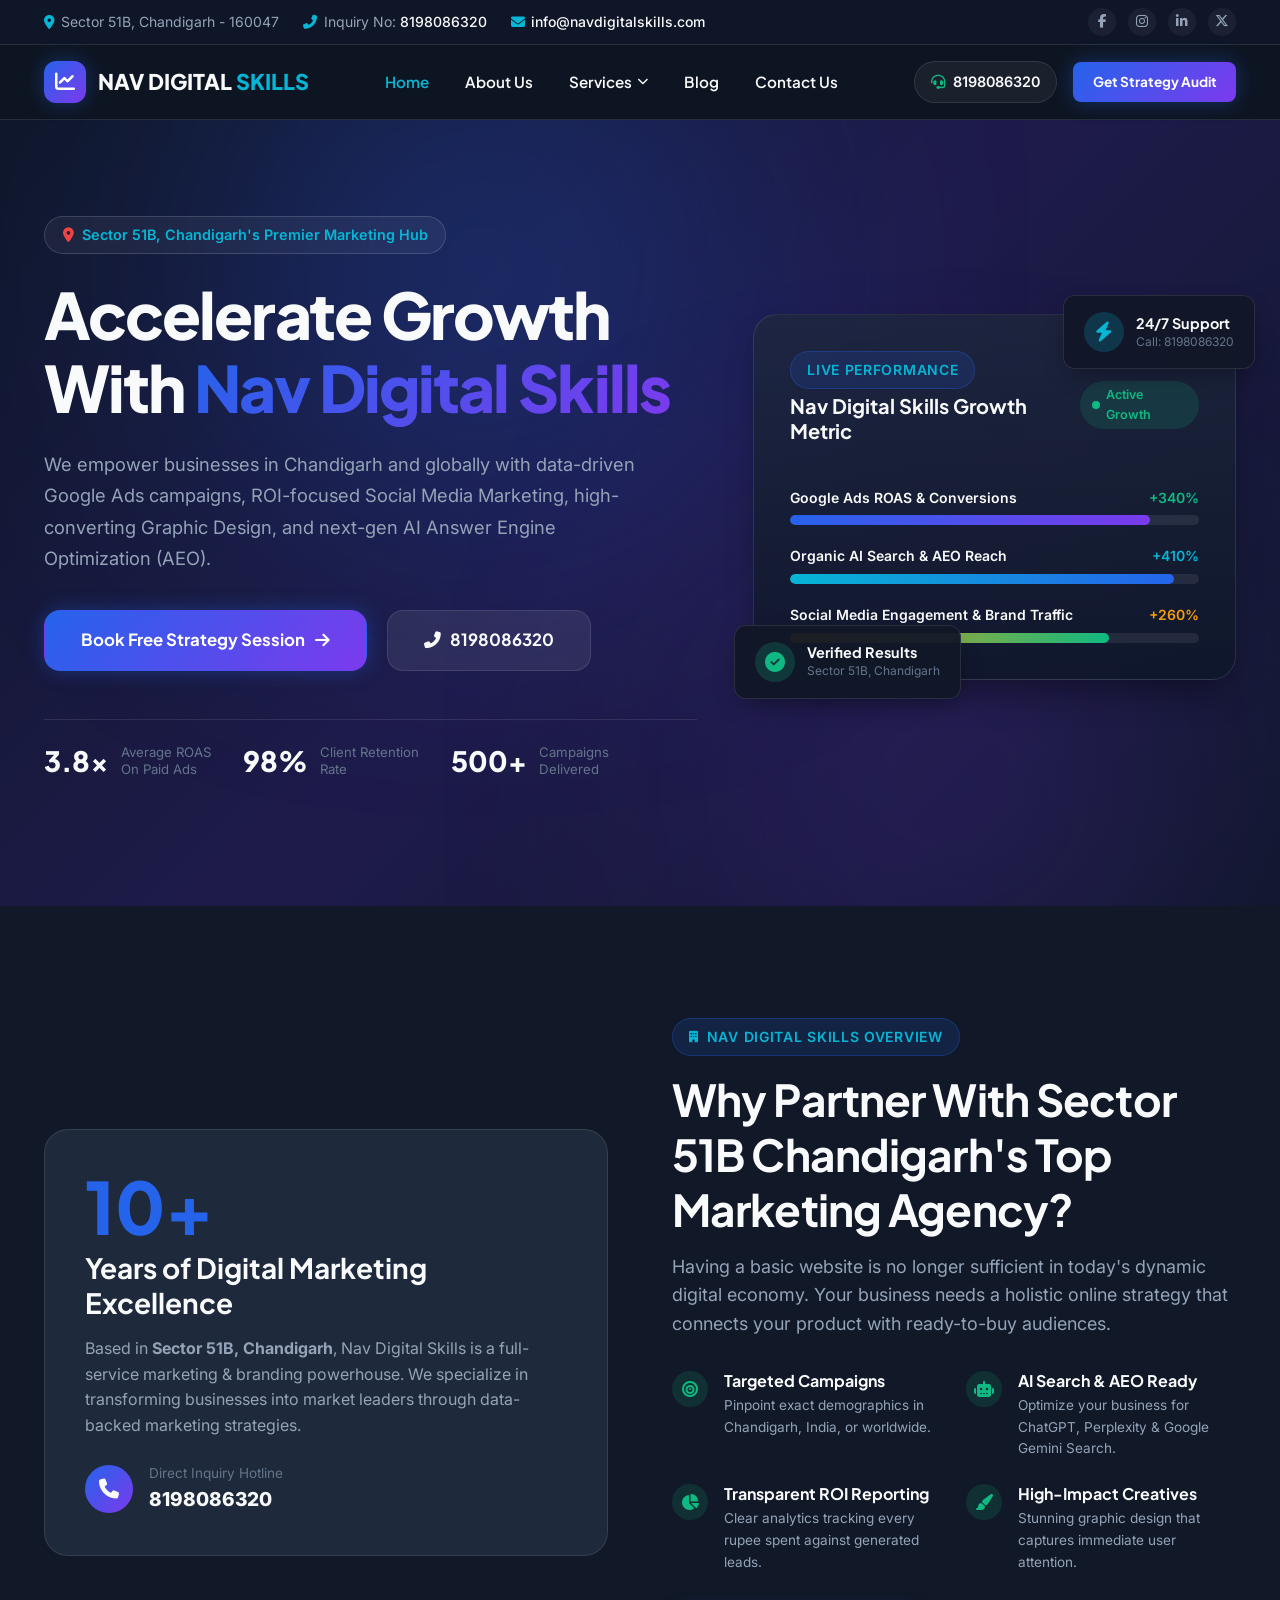
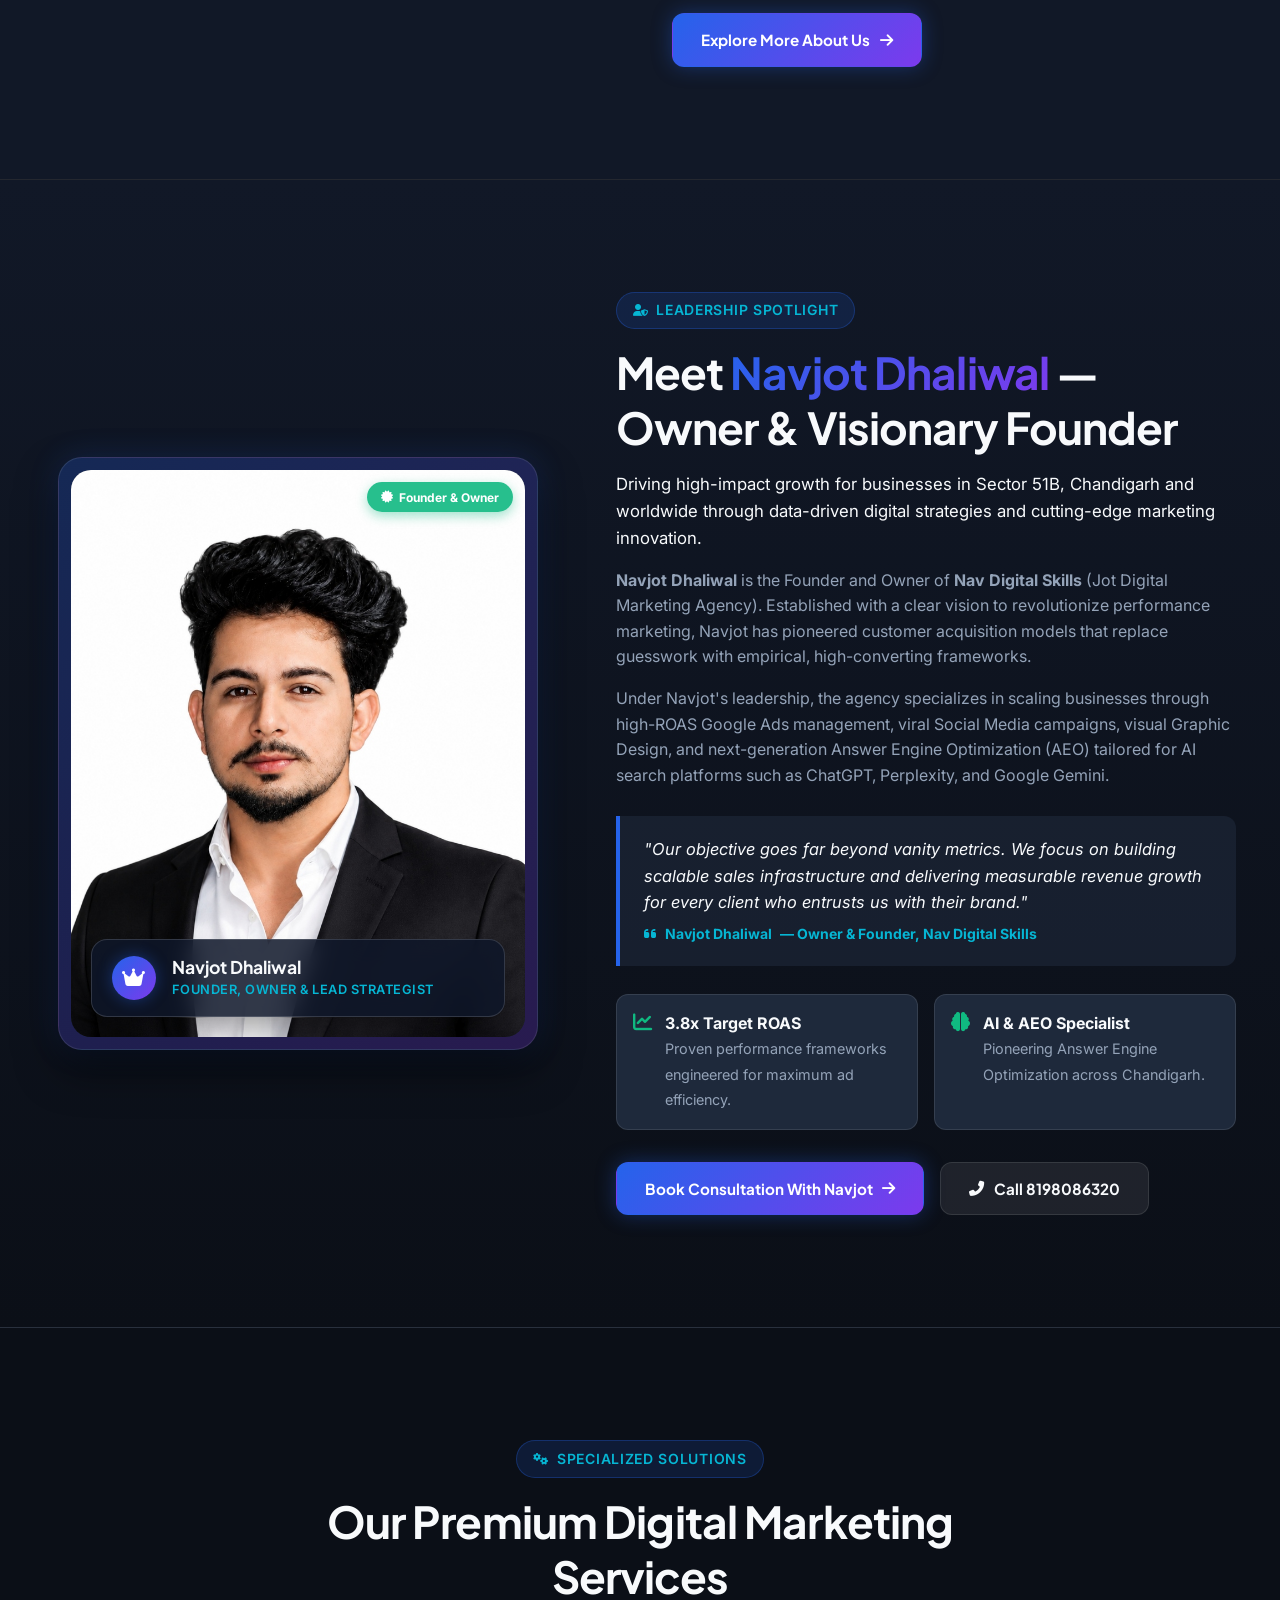
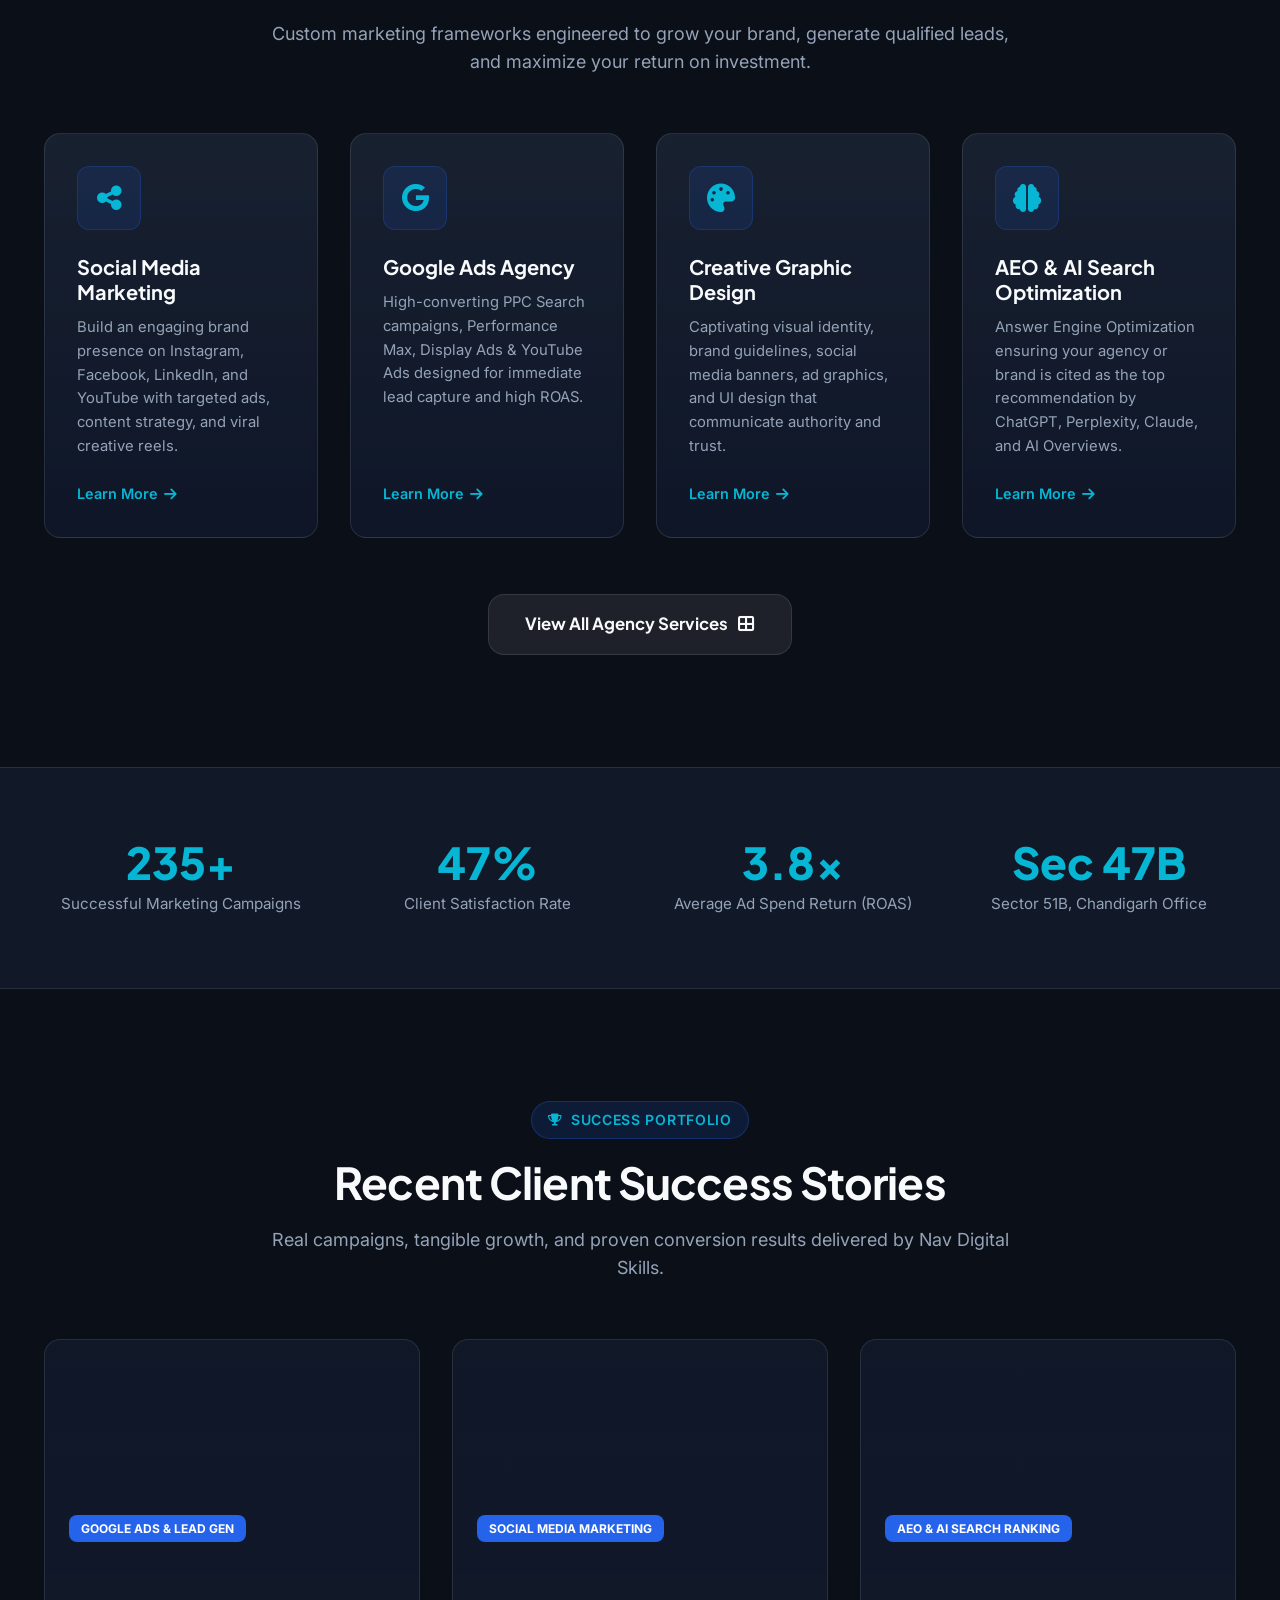
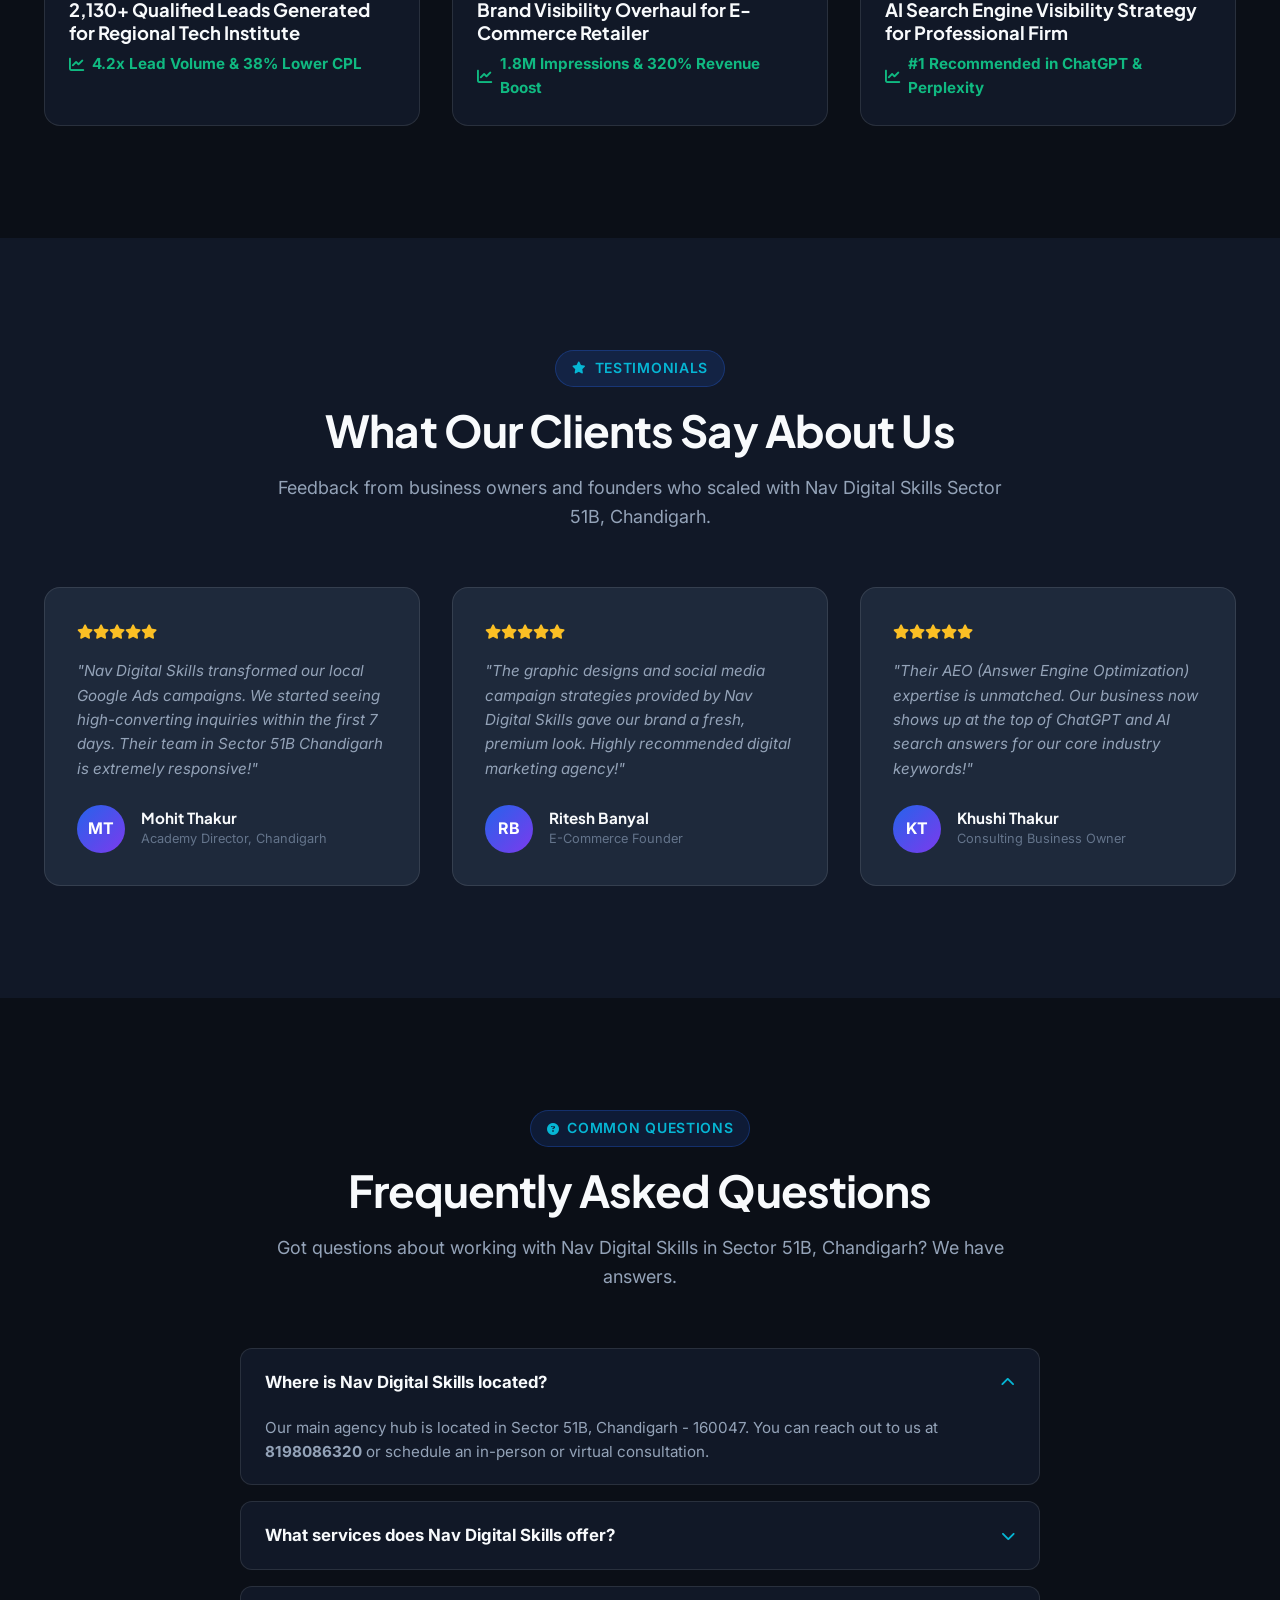
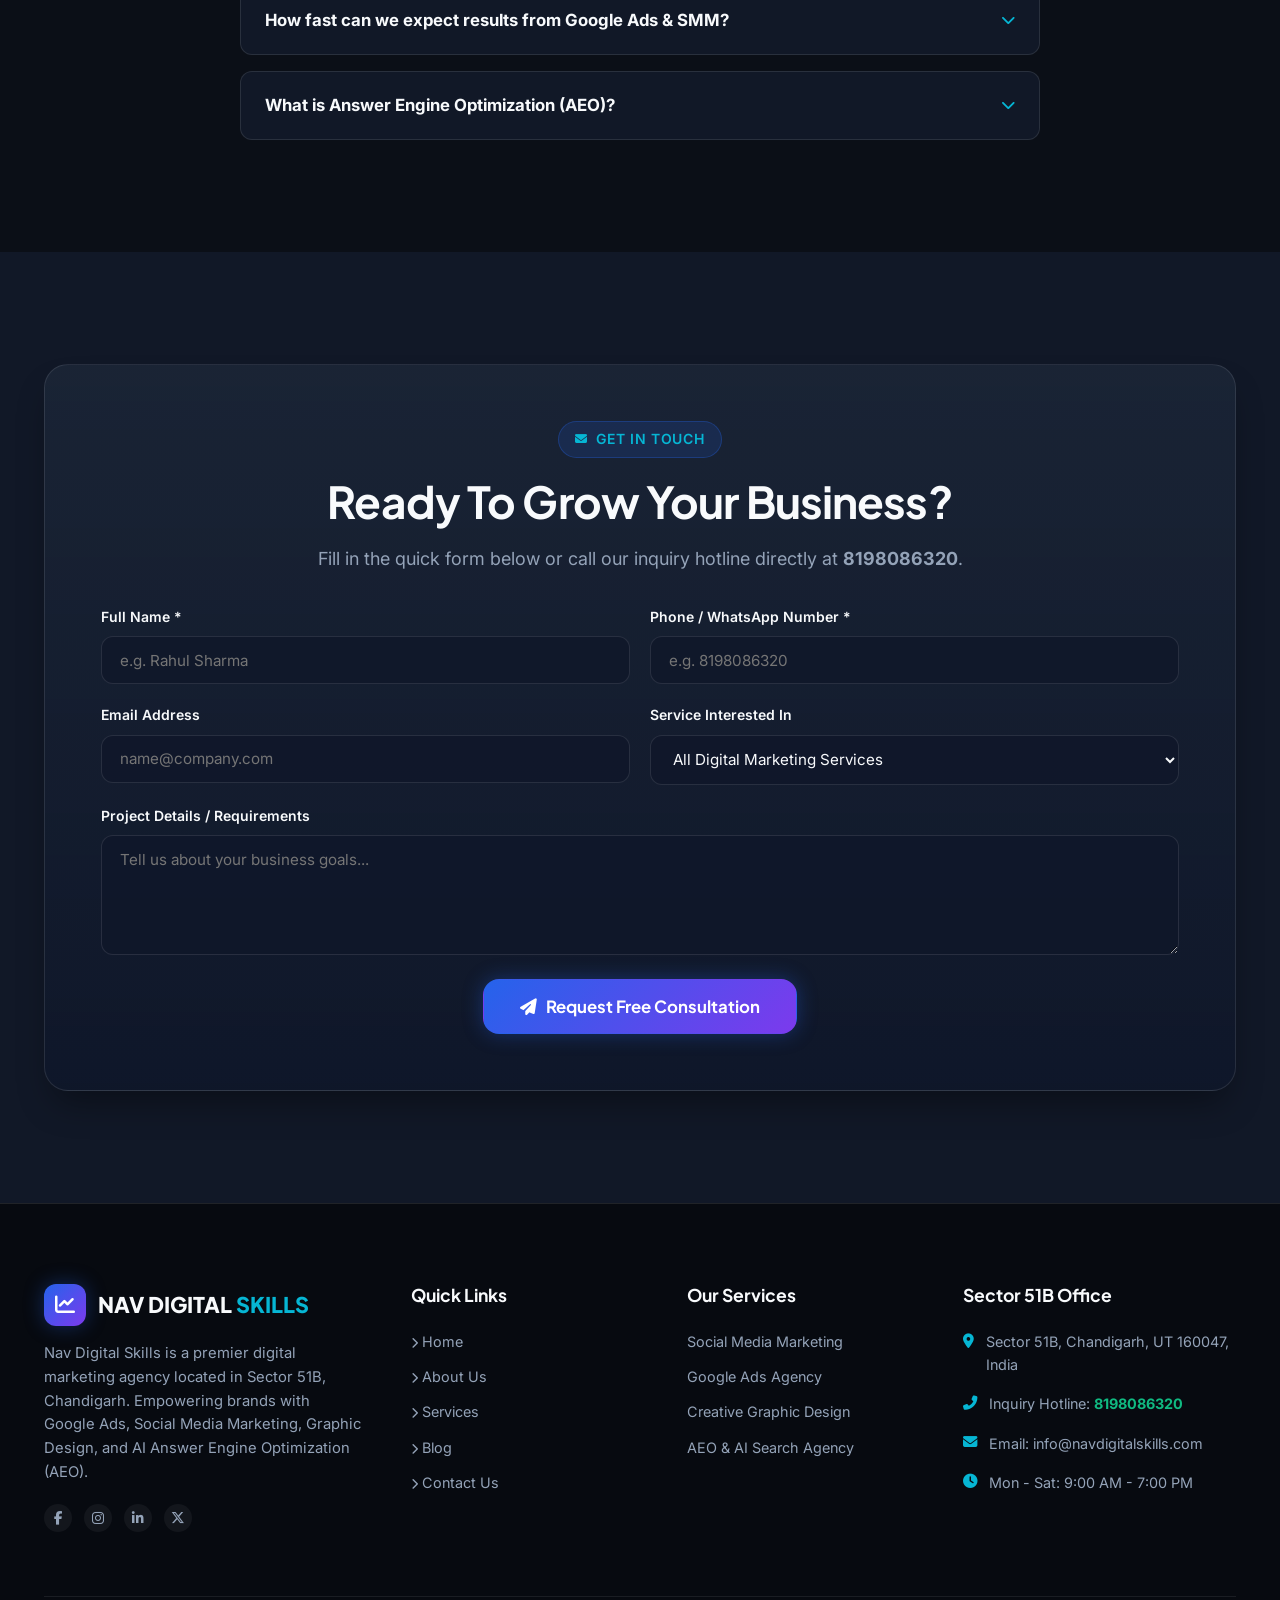
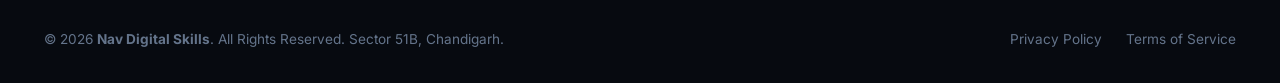
<file: index.html>
<!DOCTYPE html>
<html lang="en">
<head>
  <meta charset="UTF-8">
  <meta name="viewport" content="width=device-width, initial-scale=1.0">
  <title>Nav Digital Skills | Premier Digital Marketing Agency Sector 51B Chandigarh</title>
  <meta name="description" content="Nav Digital Skills is a leading digital marketing agency in Sector 51B, Chandigarh. Offering SEO, Google Ads, Social Media Marketing, Graphic Design & AEO services. Call 8198086320.">
  <meta name="keywords" content="Nav Digital Skills, Digital Marketing Agency Chandigarh, Sector 51B Chandigarh Digital Marketing, Google Ads Agency, Social Media Marketing, AEO Agency, Graphic Design">
  <meta name="robots" content="index, follow, max-snippet:-1, max-image-preview:large, max-video-preview:-1">
  <meta name="author" content="Nav Digital Skills">
  <meta name="publisher" content="Nav Digital Skills">
  <meta name="theme-color" content="#2563eb">

  <!-- Canonical URL -->
  <link rel="canonical" href="https://navdigitalskills.com/">
  <link rel="manifest" href="site.webmanifest">

  <!-- Open Graph / Facebook -->
  <meta property="og:type" content="website">
  <meta property="og:url" content="https://navdigitalskills.com/">
  <meta property="og:title" content="Nav Digital Skills | Premier Digital Marketing Agency Sector 51B Chandigarh">
  <meta property="og:description" content="Leading digital marketing agency in Sector 51B, Chandigarh. SEO, Google Ads, Social Media Marketing, Graphic Design & AEO. Call 8198086320.">
  <meta property="og:site_name" content="Nav Digital Skills">
  <meta property="og:locale" content="en_US">
  <meta property="og:image" content="https://navdigitalskills.com/assets/og-image.png">
  <meta property="og:image:alt" content="Nav Digital Skills - Digital Marketing Agency Chandigarh">

  <!-- Twitter -->
  <meta name="twitter:card" content="summary_large_image">
  <meta name="twitter:url" content="https://navdigitalskills.com/">
  <meta name="twitter:title" content="Nav Digital Skills | Premier Digital Marketing Agency Sector 51B Chandigarh">
  <meta name="twitter:description" content="Leading digital marketing agency in Sector 51B, Chandigarh. High ROAS Google Ads, SMM, Graphic Design & AI Search Optimization. Call 8198086320.">
  <meta name="twitter:image" content="https://navdigitalskills.com/assets/og-image.png">

  <!-- Schema.org JSON-LD Structured Data for LocalBusiness & Organization -->
  <script type="application/ld+json">
  {
    "@context": "https://schema.org",
    "@graph": [
      {
        "@type": ["LocalBusiness", "ProfessionalService", "DigitalMarketingAgency"],
        "@id": "https://navdigitalskills.com/#organization",
        "name": "Nav Digital Skills",
        "alternateName": ["Jot Digital Marketing Agency", "Nav Digital Marketing Agency"],
        "url": "https://navdigitalskills.com/",
        "telephone": "+91-8198086320",
        "email": "info@navdigitalskills.com",
        "priceRange": "$$",
        "address": {
          "@type": "PostalAddress",
          "streetAddress": "Sector 51B",
          "addressLocality": "Chandigarh",
          "addressRegion": "UT",
          "postalCode": "160047",
          "addressCountry": "IN"
        },
        "geo": {
          "@type": "GeoCoordinates",
          "latitude": 30.7046,
          "longitude": 76.7352
        },
        "openingHoursSpecification": [
          {
            "@type": "OpeningHoursSpecification",
            "dayOfWeek": ["Monday", "Tuesday", "Wednesday", "Thursday", "Friday", "Saturday"],
            "opens": "09:00",
            "closes": "19:00"
          }
        ],
        "sameAs": [
          "https://facebook.com/navdigitalskills",
          "https://instagram.com/navdigitalskills",
          "https://linkedin.com/company/navdigitalskills",
          "https://twitter.com/navdigitalskills"
        ],
        "founder": {
          "@type": "Person",
          "name": "Navjot Dhaliwal",
          "jobTitle": "Owner & Founder",
          "image": "https://navdigitalskills.com/assets/navjot-dhaliwal.jpg",
          "worksFor": {
            "@id": "https://navdigitalskills.com/#organization"
          }
        },
        "hasOfferCatalog": {
          "@type": "OfferCatalog",
          "name": "Digital Marketing Services",
          "itemListElement": [
            {
              "@type": "Offer",
              "itemOffered": {
                "@type": "Service",
                "name": "Google Ads Agency Services",
                "url": "https://navdigitalskills.com/google-ads-agency.html"
              }
            },
            {
              "@type": "Offer",
              "itemOffered": {
                "@type": "Service",
                "name": "Social Media Marketing Agency Services",
                "url": "https://navdigitalskills.com/social-media-marketing-agency.html"
              }
            },
            {
              "@type": "Offer",
              "itemOffered": {
                "@type": "Service",
                "name": "Creative Graphic Design Agency Services",
                "url": "https://navdigitalskills.com/graphics-designing-agency.html"
              }
            },
            {
              "@type": "Offer",
              "itemOffered": {
                "@type": "Service",
                "name": "Answer Engine Optimization (AEO) & AI Search Agency",
                "url": "https://navdigitalskills.com/aeo-agency.html"
              }
            }
          ]
        }
      },
      {
        "@type": "WebSite",
        "@id": "https://navdigitalskills.com/#website",
        "url": "https://navdigitalskills.com/",
        "name": "Nav Digital Skills",
        "description": "Premier Digital Marketing Agency in Sector 51B, Chandigarh",
        "publisher": {
          "@id": "https://navdigitalskills.com/#organization"
        },
        "inLanguage": "en-US"
      }
    ]
  }
  </script>

  <!-- Google Fonts -->
  <link rel="preconnect" href="https://fonts.googleapis.com">
  <link rel="preconnect" href="https://fonts.gstatic.com" crossorigin>
  <link href="https://fonts.googleapis.com/css2?family=Inter:wght@300;400;500;600;700&family=Plus+Jakarta+Sans:wght@500;600;700;800&display=swap" rel="stylesheet">

  <!-- FontAwesome Icons -->
  <link rel="stylesheet" href="https://cdnjs.cloudflare.com/ajax/libs/font-awesome/6.5.1/css/all.min.css">

  <!-- Custom Stylesheet -->
  <link rel="stylesheet" href="css/styles.css">
</head>
<body>

  <!-- Top Info Bar -->
  <div class="top-bar">
    <div class="container">
      <div class="top-info">
        <div class="top-info-item">
          <i class="fas fa-location-dot"></i>
          <span>Sector 51B, Chandigarh - 160047</span>
        </div>
        <div class="top-info-item">
          <i class="fas fa-phone-alt"></i>
          <span>Inquiry No: <a href="tel:8198086320">8198086320</a></span>
        </div>
        <div class="top-info-item">
          <i class="fas fa-envelope"></i>
          <span><a href="mailto:info@navdigitalskills.com">info@navdigitalskills.com</a></span>
        </div>
      </div>
      <div class="top-social">
        <a href="#" class="social-link" aria-label="Facebook"><i class="fab fa-facebook-f"></i></a>
        <a href="#" class="social-link" aria-label="Instagram"><i class="fab fa-instagram"></i></a>
        <a href="#" class="social-link" aria-label="LinkedIn"><i class="fab fa-linkedin-in"></i></a>
        <a href="#" class="social-link" aria-label="Twitter"><i class="fab fa-x-twitter"></i></a>
      </div>
    </div>
  </div>

  <!-- Header Navbar -->
  <header class="site-header">
    <div class="container nav-container">
      <!-- Brand Logo -->
      <a href="index.html" class="brand-logo">
        <div class="logo-icon">
          <i class="fas fa-chart-line"></i>
        </div>
        <div class="logo-text">
          NAV DIGITAL <span>SKILLS</span>
        </div>
      </a>

      <!-- Desktop Navigation Menu (Exact Same Structure as Reference Site) -->
      <nav class="main-nav" aria-label="Main Header Navigation">
        <ul class="nav-list">
          <li class="nav-item active">
            <a href="index.html" class="nav-link">Home</a>
          </li>
          <li class="nav-item">
            <a href="about-us.html" class="nav-link">About Us</a>
          </li>
          <li class="nav-item has-dropdown">
            <a href="services.html" class="nav-link">
              Services <i class="fas fa-chevron-down arrow-icon"></i>
            </a>
            <div class="dropdown-menu">
              <a href="social-media-marketing-agency.html" class="dropdown-item">
                Social Media Marketing Agency That Builds Brands &amp; Drives Growth
              </a>
              <a href="google-ads-agency.html" class="dropdown-item">
                Google Ads Agency
              </a>
              <a href="graphics-designing-agency.html" class="dropdown-item">
                Creative Graphic Design Agency for Powerful Brand Visuals
              </a>
              <a href="aeo-agency.html" class="dropdown-item">
                AEO Agency for Answer Engine Optimization &amp; AI Search Visibility
              </a>
            </div>
          </li>
          <li class="nav-item">
            <a href="blog.html" class="nav-link">Blog</a>
          </li>
          <li class="nav-item">
            <a href="contact-us.html" class="nav-link">Contact Us</a>
          </li>
        </ul>
      </nav>

      <!-- Header Action -->
      <div class="header-actions">
        <a href="tel:8198086320" class="phone-btn-quick">
          <i class="fas fa-headset"></i> 8198086320
        </a>
        <a href="contact-us.html" class="btn btn-primary btn-sm">Get Strategy Audit</a>

        <!-- Hamburger Toggle Button -->
        <button class="hamburger-btn" aria-label="Toggle Navigation Drawer">
          <span></span>
          <span></span>
          <span></span>
        </button>
      </div>
    </div>
  </header>

  <!-- Mobile Drawer -->
  <div class="drawer-overlay"></div>
  <div class="mobile-drawer">
    <div>
      <div class="mobile-drawer-header">
        <a href="index.html" class="brand-logo">
          <div class="logo-icon"><i class="fas fa-chart-line"></i></div>
          <div class="logo-text">NAV DIGITAL <span>SKILLS</span></div>
        </a>
        <button class="drawer-close-btn">&times;</button>
      </div>
      <nav class="mobile-nav-list">
        <a href="index.html" class="mobile-nav-link">Home</a>
        <a href="about-us.html" class="mobile-nav-link">About Us</a>
        <div class="mobile-nav-item">
          <a href="services.html" class="mobile-nav-link">Services</a>
          <div class="mobile-submenu">
            <a href="social-media-marketing-agency.html">Social Media Marketing Agency</a>
            <a href="google-ads-agency.html">Google Ads Agency</a>
            <a href="graphics-designing-agency.html">Creative Graphic Design Agency</a>
            <a href="aeo-agency.html">AEO &amp; AI Search Agency</a>
          </div>
        </div>
        <a href="blog.html" class="mobile-nav-link">Blog</a>
        <a href="contact-us.html" class="mobile-nav-link">Contact Us</a>
      </nav>
    </div>
    <div class="mobile-drawer-contact" style="margin-top: 2rem; padding-top: 1rem; border-top: 1px solid var(--glass-border);">
      <p style="font-size: 0.85rem; color: var(--text-muted);">Inquiry Phone:</p>
      <a href="tel:8198086320" class="btn btn-emerald btn-lg" style="width: 100%; margin-top: 0.5rem;">
        <i class="fas fa-phone-alt"></i> Call 8198086320
      </a>
    </div>
  </div>

  <!-- Hero Section -->
  <section class="hero-section">
    <div class="ambient-glow-1"></div>
    <div class="ambient-glow-2"></div>
    <div class="container">
      <div class="hero-grid">
        <div class="hero-content">
          <div class="location-tag">
            <i class="fas fa-map-marker-alt"></i> Sector 51B, Chandigarh's Premier Marketing Hub
          </div>
          <h1 class="hero-title">
            Accelerate Growth With <span class="gradient-text">Nav Digital Skills</span>
          </h1>
          <p class="hero-subtitle">
            We empower businesses in Chandigarh and globally with data-driven Google Ads campaigns, ROI-focused Social Media Marketing, high-converting Graphic Design, and next-gen AI Answer Engine Optimization (AEO).
          </p>
          <div class="hero-btn-group">
            <a href="#inquiry" class="btn btn-primary btn-lg">
              Book Free Strategy Session <i class="fas fa-arrow-right"></i>
            </a>
            <a href="tel:8198086320" class="btn btn-secondary btn-lg">
              <i class="fas fa-phone-alt"></i> 8198086320
            </a>
          </div>

          <!-- Trust Bar -->
          <div class="hero-trust-bar">
            <div class="trust-item">
              <div class="trust-number">3.8x</div>
              <div class="trust-label">Average ROAS<br>On Paid Ads</div>
            </div>
            <div class="trust-item">
              <div class="trust-number">98%</div>
              <div class="trust-label">Client Retention<br>Rate</div>
            </div>
            <div class="trust-item">
              <div class="trust-number">500+</div>
              <div class="trust-label">Campaigns<br>Delivered</div>
            </div>
          </div>
        </div>

        <!-- Hero Visual Card Widget -->
        <div class="hero-visual">
          <div class="hero-card-main">
            <div class="hero-card-header">
              <div>
                <span class="badge-subtitle" style="margin-bottom:0.25rem;">Live Performance</span>
                <h3 class="hero-card-title">Nav Digital Skills Growth Metric</h3>
              </div>
              <div class="status-pill">
                <span class="status-dot"></span> Active Growth
              </div>
            </div>

            <div class="metrics-list">
              <div class="metric-bar-item">
                <div class="metric-bar-head">
                  <span>Google Ads ROAS &amp; Conversions</span>
                  <span style="color: var(--accent-emerald);">+340%</span>
                </div>
                <div class="progress-track">
                  <div class="progress-fill" style="width: 88%;"></div>
                </div>
              </div>
              <div class="metric-bar-item">
                <div class="metric-bar-head">
                  <span>Organic AI Search &amp; AEO Reach</span>
                  <span style="color: var(--accent-cyan);">+410%</span>
                </div>
                <div class="progress-track">
                  <div class="progress-fill" style="width: 94%; background: var(--gradient-accent);"></div>
                </div>
              </div>
              <div class="metric-bar-item">
                <div class="metric-bar-head">
                  <span>Social Media Engagement &amp; Brand Traffic</span>
                  <span style="color: var(--accent-amber);">+260%</span>
                </div>
                <div class="progress-track">
                  <div class="progress-fill" style="width: 78%; background: linear-gradient(90deg, #F59E0B, #10B981);"></div>
                </div>
              </div>
            </div>

            <!-- Floating Badges -->
            <div class="floating-badge floating-badge-1">
              <div class="badge-icon" style="background: rgba(16, 185, 129, 0.2); color: var(--accent-emerald);">
                <i class="fas fa-check-circle"></i>
              </div>
              <div>
                <h4 style="font-size: 0.9rem; margin-bottom: 0;">Verified Results</h4>
                <p style="font-size: 0.75rem; color: var(--text-muted); margin-bottom: 0;">Sector 51B, Chandigarh</p>
              </div>
            </div>

            <div class="floating-badge floating-badge-2">
              <div class="badge-icon" style="background: rgba(6, 182, 212, 0.2); color: var(--accent-cyan);">
                <i class="fas fa-bolt"></i>
              </div>
              <div>
                <h4 style="font-size: 0.9rem; margin-bottom: 0;">24/7 Support</h4>
                <p style="font-size: 0.75rem; color: var(--text-muted); margin-bottom: 0;">Call: 8198086320</p>
              </div>
            </div>

          </div>
        </div>
      </div>
    </div>
  </section>

  <!-- About Agency Highlight Section -->
  <section class="section-padding" style="background: var(--bg-surface-1);">
    <div class="container">
      <div class="about-grid">
        <div class="exp-card">
          <div class="exp-badge-huge">10+</div>
          <h3 style="font-size: 1.75rem;">Years of Digital Marketing Excellence</h3>
          <p style="color: var(--text-secondary);">
            Based in <strong>Sector 51B, Chandigarh</strong>, Nav Digital Skills is a full-service marketing &amp; branding powerhouse. We specialize in transforming businesses into market leaders through data-backed marketing strategies.
          </p>
          <div style="margin-top: 1.5rem; display: flex; align-items: center; gap: 1rem;">
            <div style="width: 48px; height: 48px; border-radius: 50%; background: var(--gradient-brand); display: flex; align-items: center; justify-content: center; font-size: 1.25rem;">
              <i class="fas fa-phone"></i>
            </div>
            <div>
              <p style="font-size: 0.85rem; color: var(--text-muted); margin-bottom: 0;">Direct Inquiry Hotline</p>
              <a href="tel:8198086320" style="font-size: 1.2rem; font-weight: 800; color: var(--text-primary);">8198086320</a>
            </div>
          </div>
        </div>

        <div>
          <span class="badge-subtitle"><i class="fas fa-building"></i> Nav Digital Skills Overview</span>
          <h2 class="section-main-title">
            Why Partner With Sector 51B Chandigarh's Top Marketing Agency?
          </h2>
          <p class="section-desc">
            Having a basic website is no longer sufficient in today's dynamic digital economy. Your business needs a holistic online strategy that connects your product with ready-to-buy audiences.
          </p>

          <div class="about-features">
            <div class="feature-box">
              <div class="feature-icon"><i class="fas fa-bullseye"></i></div>
              <div class="feature-info">
                <h4>Targeted Campaigns</h4>
                <p>Pinpoint exact demographics in Chandigarh, India, or worldwide.</p>
              </div>
            </div>
            <div class="feature-box">
              <div class="feature-icon"><i class="fas fa-robot"></i></div>
              <div class="feature-info">
                <h4>AI Search &amp; AEO Ready</h4>
                <p>Optimize your business for ChatGPT, Perplexity &amp; Google Gemini Search.</p>
              </div>
            </div>
            <div class="feature-box">
              <div class="feature-icon"><i class="fas fa-chart-pie"></i></div>
              <div class="feature-info">
                <h4>Transparent ROI Reporting</h4>
                <p>Clear analytics tracking every rupee spent against generated leads.</p>
              </div>
            </div>
            <div class="feature-box">
              <div class="feature-icon"><i class="fas fa-paint-brush"></i></div>
              <div class="feature-info">
                <h4>High-Impact Creatives</h4>
                <p>Stunning graphic design that captures immediate user attention.</p>
              </div>
            </div>
          </div>

          <a href="about-us.html" class="btn btn-primary">
            Explore More About Us <i class="fas fa-arrow-right"></i>
          </a>
        </div>
      </div>
    </div>
  </section>

  <!-- Founder & Owner Spotlight Section (Navjot Dhaliwal) -->
  <section class="section-padding founder-section" id="founder">
    <div class="container">
      <div class="founder-grid">
        <!-- Visual Column with Founder Image -->
        <div class="founder-visual-wrap">
          <div class="founder-img-card">
            <div class="founder-top-chip">
              <i class="fas fa-certificate"></i> Founder &amp; Owner
            </div>
            <div class="founder-img-frame">
              <img src="assets/navjot-dhaliwal.jpg" alt="Navjot Dhaliwal - Founder and Owner of Nav Digital Skills Digital Marketing Agency Sector 51B Chandigarh" loading="eager" width="450" height="562">
              <div class="founder-badge-overlay">
                <div class="founder-avatar-icon">
                  <i class="fas fa-crown"></i>
                </div>
                <div class="founder-badge-text">
                  <h3>Navjot Dhaliwal</h3>
                  <p>Founder, Owner &amp; Lead Strategist</p>
                </div>
              </div>
            </div>
          </div>
        </div>

        <!-- Content Column -->
        <div class="founder-content">
          <span class="badge-subtitle"><i class="fas fa-user-shield"></i> Leadership Spotlight</span>
          <h2 class="section-main-title">
            Meet <span class="gradient-text">Navjot Dhaliwal</span> — Owner &amp; Visionary Founder
          </h2>
          <p class="section-desc" style="font-size: 1.05rem; color: var(--text-primary);">
            Driving high-impact growth for businesses in Sector 51B, Chandigarh and worldwide through data-driven digital strategies and cutting-edge marketing innovation.
          </p>
          <p>
            <strong>Navjot Dhaliwal</strong> is the Founder and Owner of <strong>Nav Digital Skills</strong> (Jot Digital Marketing Agency). Established with a clear vision to revolutionize performance marketing, Navjot has pioneered customer acquisition models that replace guesswork with empirical, high-converting frameworks.
          </p>
          <p>
            Under Navjot's leadership, the agency specializes in scaling businesses through high-ROAS Google Ads management, viral Social Media campaigns, visual Graphic Design, and next-generation Answer Engine Optimization (AEO) tailored for AI search platforms such as ChatGPT, Perplexity, and Google Gemini.
          </p>

          <div class="founder-quote-box">
            <p>"Our objective goes far beyond vanity metrics. We focus on building scalable sales infrastructure and delivering measurable revenue growth for every client who entrusts us with their brand."</p>
            <div class="founder-quote-author">
              <i class="fas fa-quote-left"></i> <span>Navjot Dhaliwal</span> — Owner &amp; Founder, Nav Digital Skills
            </div>
          </div>

          <div class="founder-highlights">
            <div class="founder-highlight-item">
              <i class="fas fa-chart-line"></i>
              <div>
                <strong>3.8x Target ROAS</strong>
                <span>Proven performance frameworks engineered for maximum ad efficiency.</span>
              </div>
            </div>
            <div class="founder-highlight-item">
              <i class="fas fa-brain"></i>
              <div>
                <strong>AI &amp; AEO Specialist</strong>
                <span>Pioneering Answer Engine Optimization across Chandigarh.</span>
              </div>
            </div>
          </div>

          <div style="margin-top: 2rem; display: flex; gap: 1rem; flex-wrap: wrap; align-items: center;">
            <a href="contact-us.html" class="btn btn-primary">
              Book Consultation With Navjot <i class="fas fa-arrow-right"></i>
            </a>
            <a href="tel:8198086320" class="btn btn-secondary">
              <i class="fas fa-phone-alt"></i> Call 8198086320
            </a>
          </div>
        </div>
      </div>
    </div>
  </section>

  <!-- Core Services Showcase Section -->
  <section class="section-padding">
    <div class="container">
      <div class="section-title-wrap">
        <span class="badge-subtitle"><i class="fas fa-cogs"></i> Specialized Solutions</span>
        <h2 class="section-main-title">Our Premium Digital Marketing Services</h2>
        <p class="section-desc">Custom marketing frameworks engineered to grow your brand, generate qualified leads, and maximize your return on investment.</p>
      </div>

      <div class="services-grid">
        <!-- Service 1: SMM -->
        <div class="card-glass service-card">
          <div>
            <div class="service-icon-wrapper">
              <i class="fas fa-share-nodes"></i>
            </div>
            <h3 class="service-title">Social Media Marketing</h3>
            <p class="service-desc">
              Build an engaging brand presence on Instagram, Facebook, LinkedIn, and YouTube with targeted ads, content strategy, and viral creative reels.
            </p>
          </div>
          <a href="social-media-marketing-agency.html" class="service-link">
            Learn More <i class="fas fa-arrow-right"></i>
          </a>
        </div>

        <!-- Service 2: Google Ads -->
        <div class="card-glass service-card">
          <div>
            <div class="service-icon-wrapper">
              <i class="fab fa-google"></i>
            </div>
            <h3 class="service-title">Google Ads Agency</h3>
            <p class="service-desc">
              High-converting PPC Search campaigns, Performance Max, Display Ads &amp; YouTube Ads designed for immediate lead capture and high ROAS.
            </p>
          </div>
          <a href="google-ads-agency.html" class="service-link">
            Learn More <i class="fas fa-arrow-right"></i>
          </a>
        </div>

        <!-- Service 3: Graphic Design -->
        <div class="card-glass service-card">
          <div>
            <div class="service-icon-wrapper">
              <i class="fas fa-palette"></i>
            </div>
            <h3 class="service-title">Creative Graphic Design</h3>
            <p class="service-desc">
              Captivating visual identity, brand guidelines, social media banners, ad graphics, and UI design that communicate authority and trust.
            </p>
          </div>
          <a href="graphics-designing-agency.html" class="service-link">
            Learn More <i class="fas fa-arrow-right"></i>
          </a>
        </div>

        <!-- Service 4: AEO -->
        <div class="card-glass service-card">
          <div>
            <div class="service-icon-wrapper">
              <i class="fas fa-brain"></i>
            </div>
            <h3 class="service-title">AEO &amp; AI Search Optimization</h3>
            <p class="service-desc">
              Answer Engine Optimization ensuring your agency or brand is cited as the top recommendation by ChatGPT, Perplexity, Claude, and AI Overviews.
            </p>
          </div>
          <a href="aeo-agency.html" class="service-link">
            Learn More <i class="fas fa-arrow-right"></i>
          </a>
        </div>
      </div>

      <div style="text-align: center; margin-top: 3.5rem;">
        <a href="services.html" class="btn btn-secondary btn-lg">
          View All Agency Services <i class="fas fa-th-large"></i>
        </a>
      </div>
    </div>
  </section>

  <!-- Statistics Banner -->
  <section class="stats-banner">
    <div class="container">
      <div class="stats-grid">
        <div class="stat-box">
          <div class="stat-number" data-target="500" data-suffix="+">0</div>
          <div class="stat-label">Successful Marketing Campaigns</div>
        </div>
        <div class="stat-box">
          <div class="stat-number" data-target="99" data-suffix="%">0</div>
          <div class="stat-label">Client Satisfaction Rate</div>
        </div>
        <div class="stat-box">
          <div class="stat-number" data-target="3" data-prefix="" data-suffix=".8x">0</div>
          <div class="stat-label">Average Ad Spend Return (ROAS)</div>
        </div>
        <div class="stat-box">
          <div class="stat-number" data-target="51" data-prefix="Sec " data-suffix="B">0</div>
          <div class="stat-label">Sector 51B, Chandigarh Office</div>
        </div>
      </div>
    </div>
  </section>

  <!-- Case Studies / Projects Showcase -->
  <section class="section-padding">
    <div class="container">
      <div class="section-title-wrap">
        <span class="badge-subtitle"><i class="fas fa-trophy"></i> Success Portfolio</span>
        <h2 class="section-main-title">Recent Client Success Stories</h2>
        <p class="section-desc">Real campaigns, tangible growth, and proven conversion results delivered by Nav Digital Skills.</p>
      </div>

      <div class="projects-grid">
        <!-- Project 1 -->
        <div class="project-card">
          <div class="project-img-wrapper" style="background-image: url('https://images.unsplash.com/photo-1460925895917-afdab827c52f?auto=format&fit=crop&w=800&q=80');">
            <div class="project-overlay">
              <span class="project-category">Google Ads &amp; Lead Gen</span>
            </div>
          </div>
          <div class="project-content">
            <h3 class="project-title">2,130+ Qualified Leads Generated for Regional Tech Institute</h3>
            <div class="project-result">
              <i class="fas fa-chart-line"></i> 4.2x Lead Volume &amp; 38% Lower CPL
            </div>
          </div>
        </div>

        <!-- Project 2 -->
        <div class="project-card">
          <div class="project-img-wrapper" style="background-image: url('https://images.unsplash.com/photo-1611162617474-5b21e879e113?auto=format&fit=crop&w=800&q=80');">
            <div class="project-overlay">
              <span class="project-category">Social Media Marketing</span>
            </div>
          </div>
          <div class="project-content">
            <h3 class="project-title">Brand Visibility Overhaul for E-Commerce Retailer</h3>
            <div class="project-result">
              <i class="fas fa-chart-line"></i> 1.8M Impressions &amp; 320% Revenue Boost
            </div>
          </div>
        </div>

        <!-- Project 3 -->
        <div class="project-card">
          <div class="project-img-wrapper" style="background-image: url('https://images.unsplash.com/photo-1551288049-bebda4e38f71?auto=format&fit=crop&w=800&q=80');">
            <div class="project-overlay">
              <span class="project-category">AEO &amp; AI Search Ranking</span>
            </div>
          </div>
          <div class="project-content">
            <h3 class="project-title">AI Search Engine Visibility Strategy for Professional Firm</h3>
            <div class="project-result">
              <i class="fas fa-chart-line"></i> #1 Recommended in ChatGPT &amp; Perplexity
            </div>
          </div>
        </div>
      </div>
    </div>
  </section>

  <!-- Client Reviews / Testimonials -->
  <section class="section-padding" style="background: var(--bg-surface-1);">
    <div class="container">
      <div class="section-title-wrap">
        <span class="badge-subtitle"><i class="fas fa-star"></i> Testimonials</span>
        <h2 class="section-main-title">What Our Clients Say About Us</h2>
        <p class="section-desc">Feedback from business owners and founders who scaled with Nav Digital Skills Sector 51B, Chandigarh.</p>
      </div>

      <div class="reviews-grid">
        <!-- Review 1 -->
        <div class="review-card">
          <div>
            <div class="stars-rating">
              <i class="fas fa-star"></i><i class="fas fa-star"></i><i class="fas fa-star"></i><i class="fas fa-star"></i><i class="fas fa-star"></i>
            </div>
            <p class="review-text">
              "Nav Digital Skills transformed our local Google Ads campaigns. We started seeing high-converting inquiries within the first 7 days. Their team in Sector 51B Chandigarh is extremely responsive!"
            </p>
          </div>
          <div class="reviewer-meta">
            <div class="reviewer-avatar">MT</div>
            <div class="reviewer-info">
              <h4>Mohit Thakur</h4>
              <p>Academy Director, Chandigarh</p>
            </div>
          </div>
        </div>

        <!-- Review 2 -->
        <div class="review-card">
          <div>
            <div class="stars-rating">
              <i class="fas fa-star"></i><i class="fas fa-star"></i><i class="fas fa-star"></i><i class="fas fa-star"></i><i class="fas fa-star"></i>
            </div>
            <p class="review-text">
              "The graphic designs and social media campaign strategies provided by Nav Digital Skills gave our brand a fresh, premium look. Highly recommended digital marketing agency!"
            </p>
          </div>
          <div class="reviewer-meta">
            <div class="reviewer-avatar">RB</div>
            <div class="reviewer-info">
              <h4>Ritesh Banyal</h4>
              <p>E-Commerce Founder</p>
            </div>
          </div>
        </div>

        <!-- Review 3 -->
        <div class="review-card">
          <div>
            <div class="stars-rating">
              <i class="fas fa-star"></i><i class="fas fa-star"></i><i class="fas fa-star"></i><i class="fas fa-star"></i><i class="fas fa-star"></i>
            </div>
            <p class="review-text">
              "Their AEO (Answer Engine Optimization) expertise is unmatched. Our business now shows up at the top of ChatGPT and AI search answers for our core industry keywords!"
            </p>
          </div>
          <div class="reviewer-meta">
            <div class="reviewer-avatar">KT</div>
            <div class="reviewer-info">
              <h4>Khushi Thakur</h4>
              <p>Consulting Business Owner</p>
            </div>
          </div>
        </div>
      </div>
    </div>
  </section>

  <!-- FAQ Section -->
  <section class="section-padding">
    <div class="container">
      <div class="section-title-wrap">
        <span class="badge-subtitle"><i class="fas fa-question-circle"></i> Common Questions</span>
        <h2 class="section-main-title">Frequently Asked Questions</h2>
        <p class="section-desc">Got questions about working with Nav Digital Skills in Sector 51B, Chandigarh? We have answers.</p>
      </div>

      <div class="faq-wrap">
        <div class="faq-item active">
          <div class="faq-header">
            <span>Where is Nav Digital Skills located?</span>
            <i class="fas fa-chevron-down faq-icon"></i>
          </div>
          <div class="faq-content" style="max-height: 200px;">
            <p>Our main agency hub is located in Sector 51B, Chandigarh - 160047. You can reach out to us at <strong>8198086320</strong> or schedule an in-person or virtual consultation.</p>
          </div>
        </div>

        <div class="faq-item">
          <div class="faq-header">
            <span>What services does Nav Digital Skills offer?</span>
            <i class="fas fa-chevron-down faq-icon"></i>
          </div>
          <div class="faq-content">
            <p>We provide full-suite digital marketing services including Social Media Marketing, Google Ads (PPC), Creative Graphic Design, and Answer Engine Optimization (AEO) for AI search visibility.</p>
          </div>
        </div>

        <div class="faq-item">
          <div class="faq-header">
            <span>How fast can we expect results from Google Ads &amp; SMM?</span>
            <i class="fas fa-chevron-down faq-icon"></i>
          </div>
          <div class="faq-content">
            <p>Paid campaigns (Google Ads &amp; Social Media Ads) usually begin generating targeted impressions and lead inquiries within 24 to 48 hours of campaign launch.</p>
          </div>
        </div>

        <div class="faq-item">
          <div class="faq-header">
            <span>What is Answer Engine Optimization (AEO)?</span>
            <i class="fas fa-chevron-down faq-icon"></i>
          </div>
          <div class="faq-content">
            <p>AEO is the modern evolution of SEO designed for AI search engines like ChatGPT, Google Gemini, and Perplexity. We structure your brand data so AI models cite your agency directly in user answers.</p>
          </div>
        </div>
      </div>
    </div>
  </section>

  <!-- Lead Inquiry Form Section -->
  <section id="inquiry" class="section-padding" style="background: var(--bg-surface-1);">
    <div class="container">
      <div class="inquiry-box">
        <div class="section-title-wrap" style="margin-bottom: 2rem;">
          <span class="badge-subtitle"><i class="fas fa-envelope"></i> Get In Touch</span>
          <h2 class="section-main-title">Ready To Grow Your Business?</h2>
          <p class="section-desc">Fill in the quick form below or call our inquiry hotline directly at <strong>8198086320</strong>.</p>
        </div>

        <form id="agencyInquiryForm">
          <div class="form-grid form-grid-2">
            <div class="form-group">
              <label for="clientName" class="form-label">Full Name *</label>
              <input type="text" id="clientName" class="form-control" placeholder="e.g. Rahul Sharma" required>
            </div>
            <div class="form-group">
              <label for="clientPhone" class="form-label">Phone / WhatsApp Number *</label>
              <input type="tel" id="clientPhone" class="form-control" placeholder="e.g. 8198086320" required>
            </div>
          </div>

          <div class="form-grid form-grid-2" style="margin-top: 1.25rem;">
            <div class="form-group">
              <label for="clientEmail" class="form-label">Email Address</label>
              <input type="email" id="clientEmail" class="form-control" placeholder="name@company.com">
            </div>
            <div class="form-group">
              <label for="clientService" class="form-label">Service Interested In</label>
              <select id="clientService" class="form-control">
                <option value="All Services">All Digital Marketing Services</option>
                <option value="Social Media Marketing">Social Media Marketing</option>
                <option value="Google Ads">Google Ads Agency</option>
                <option value="Graphic Design">Creative Graphic Design</option>
                <option value="AEO & AI Search">AEO &amp; AI Search Visibility</option>
              </select>
            </div>
          </div>

          <div class="form-group" style="margin-top: 1.25rem;">
            <label for="clientMessage" class="form-label">Project Details / Requirements</label>
            <textarea id="clientMessage" class="form-control" placeholder="Tell us about your business goals..."></textarea>
          </div>

          <div style="margin-top: 1.5rem; text-align: center;">
            <button type="submit" class="btn btn-primary btn-lg" style="min-width: 250px;">
              <i class="fas fa-paper-plane"></i> Request Free Consultation
            </button>
          </div>

          <div id="formResponseMessage" style="display: none; margin-top: 1.5rem; text-align: center; font-weight: 600;"></div>
        </form>
      </div>
    </div>
  </section>

  <!-- Footer -->
  <footer class="site-footer">
    <div class="container">
      <div class="footer-grid">
        <!-- Brand Info -->
        <div class="footer-brand">
          <a href="index.html" class="brand-logo">
            <div class="logo-icon"><i class="fas fa-chart-line"></i></div>
            <div class="logo-text">NAV DIGITAL <span>SKILLS</span></div>
          </a>
          <p>
            Nav Digital Skills is a premier digital marketing agency located in Sector 51B, Chandigarh. Empowering brands with Google Ads, Social Media Marketing, Graphic Design, and AI Answer Engine Optimization (AEO).
          </p>
          <div class="top-social" style="margin-top: 1.25rem;">
            <a href="#" class="social-link" aria-label="Facebook"><i class="fab fa-facebook-f"></i></a>
            <a href="#" class="social-link" aria-label="Instagram"><i class="fab fa-instagram"></i></a>
            <a href="#" class="social-link" aria-label="LinkedIn"><i class="fab fa-linkedin-in"></i></a>
            <a href="#" class="social-link" aria-label="Twitter"><i class="fab fa-x-twitter"></i></a>
          </div>
        </div>

        <!-- Navigation Links -->
        <div>
          <h4 class="footer-title">Quick Links</h4>
          <div class="footer-links">
            <a href="index.html"><i class="fas fa-chevron-right" style="font-size:0.7rem;"></i> Home</a>
            <a href="about-us.html"><i class="fas fa-chevron-right" style="font-size:0.7rem;"></i> About Us</a>
            <a href="services.html"><i class="fas fa-chevron-right" style="font-size:0.7rem;"></i> Services</a>
            <a href="blog.html"><i class="fas fa-chevron-right" style="font-size:0.7rem;"></i> Blog</a>
            <a href="contact-us.html"><i class="fas fa-chevron-right" style="font-size:0.7rem;"></i> Contact Us</a>
          </div>
        </div>

        <!-- Services Links -->
        <div>
          <h4 class="footer-title">Our Services</h4>
          <div class="footer-links">
            <a href="social-media-marketing-agency.html">Social Media Marketing</a>
            <a href="google-ads-agency.html">Google Ads Agency</a>
            <a href="graphics-designing-agency.html">Creative Graphic Design</a>
            <a href="aeo-agency.html">AEO &amp; AI Search Agency</a>
          </div>
        </div>

        <!-- Contact Info -->
        <div>
          <h4 class="footer-title">Sector 51B Office</h4>
          <div class="contact-info-list">
            <div class="contact-info-item">
              <i class="fas fa-map-marker-alt"></i>
              <span>Sector 51B, Chandigarh, UT 160047, India</span>
            </div>
            <div class="contact-info-item">
              <i class="fas fa-phone-alt"></i>
              <span>Inquiry Hotline: <a href="tel:8198086320" style="color: var(--accent-emerald); font-weight:700;">8198086320</a></span>
            </div>
            <div class="contact-info-item">
              <i class="fas fa-envelope"></i>
              <span>Email: info@navdigitalskills.com</span>
            </div>
            <div class="contact-info-item">
              <i class="fas fa-clock"></i>
              <span>Mon - Sat: 9:00 AM - 7:00 PM</span>
            </div>
          </div>
        </div>
      </div>

      <div class="footer-bottom">
        <div>
          &copy; 2026 <strong>Nav Digital Skills</strong>. All Rights Reserved. Sector 51B, Chandigarh.
        </div>
        <div style="display: flex; gap: 1.5rem;">
          <a href="#" style="color: var(--text-muted);">Privacy Policy</a>
          <a href="#" style="color: var(--text-muted);">Terms of Service</a>
        </div>
      </div>
    </div>
  </footer>

  <!-- Sticky Mobile Action Bar -->
  <div class="sticky-call-bar">
    <a href="tel:8198086320" class="sticky-call-btn phone">
      <i class="fas fa-phone-alt"></i> Call 8198086320
    </a>
    <a href="https://wa.me/918198086320?text=Hello%20Nav%20Digital%20Skills,%20I%20would%20like%20to%20inquire%20about%20your%20services." target="_blank" class="sticky-call-btn whatsapp">
      <i class="fab fa-whatsapp"></i> WhatsApp Us
    </a>
  </div>

  <!-- JavaScript -->
  <script src="js/main.js"></script>
</body>
</html>
</file>
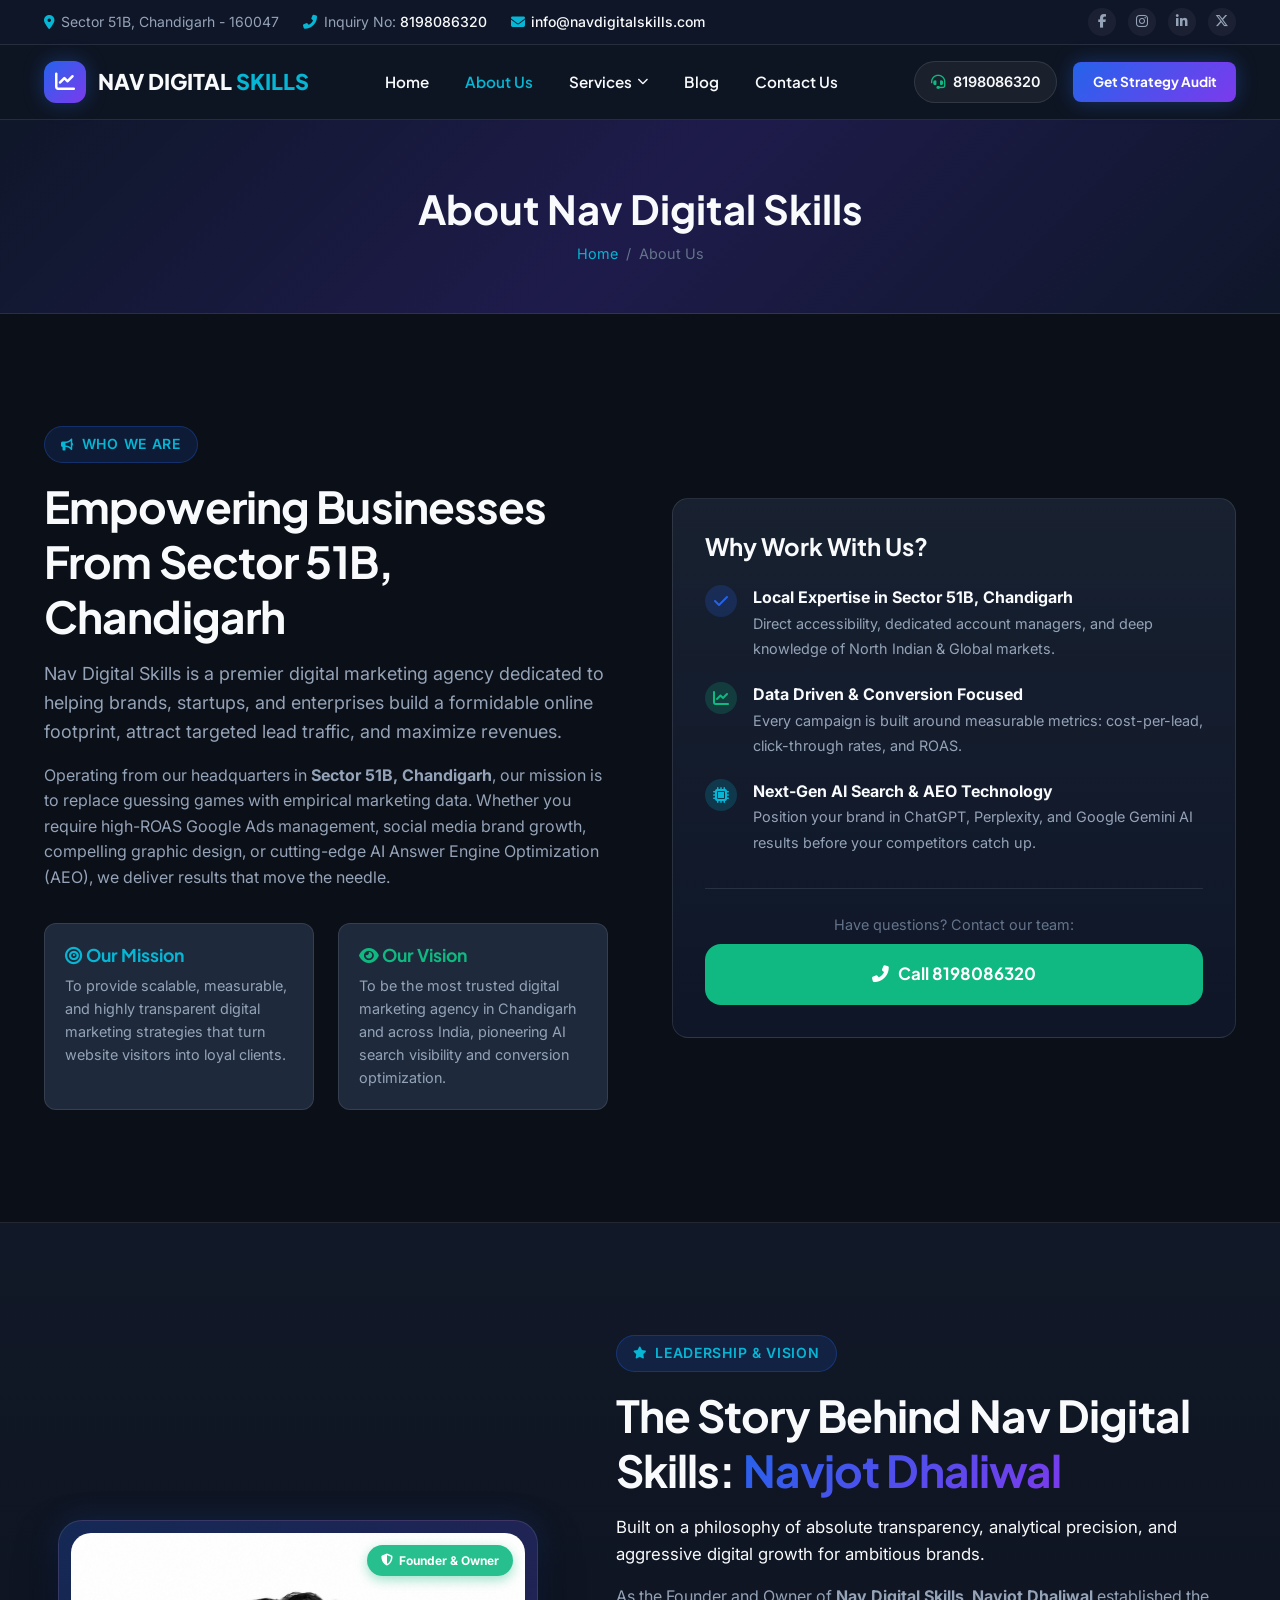
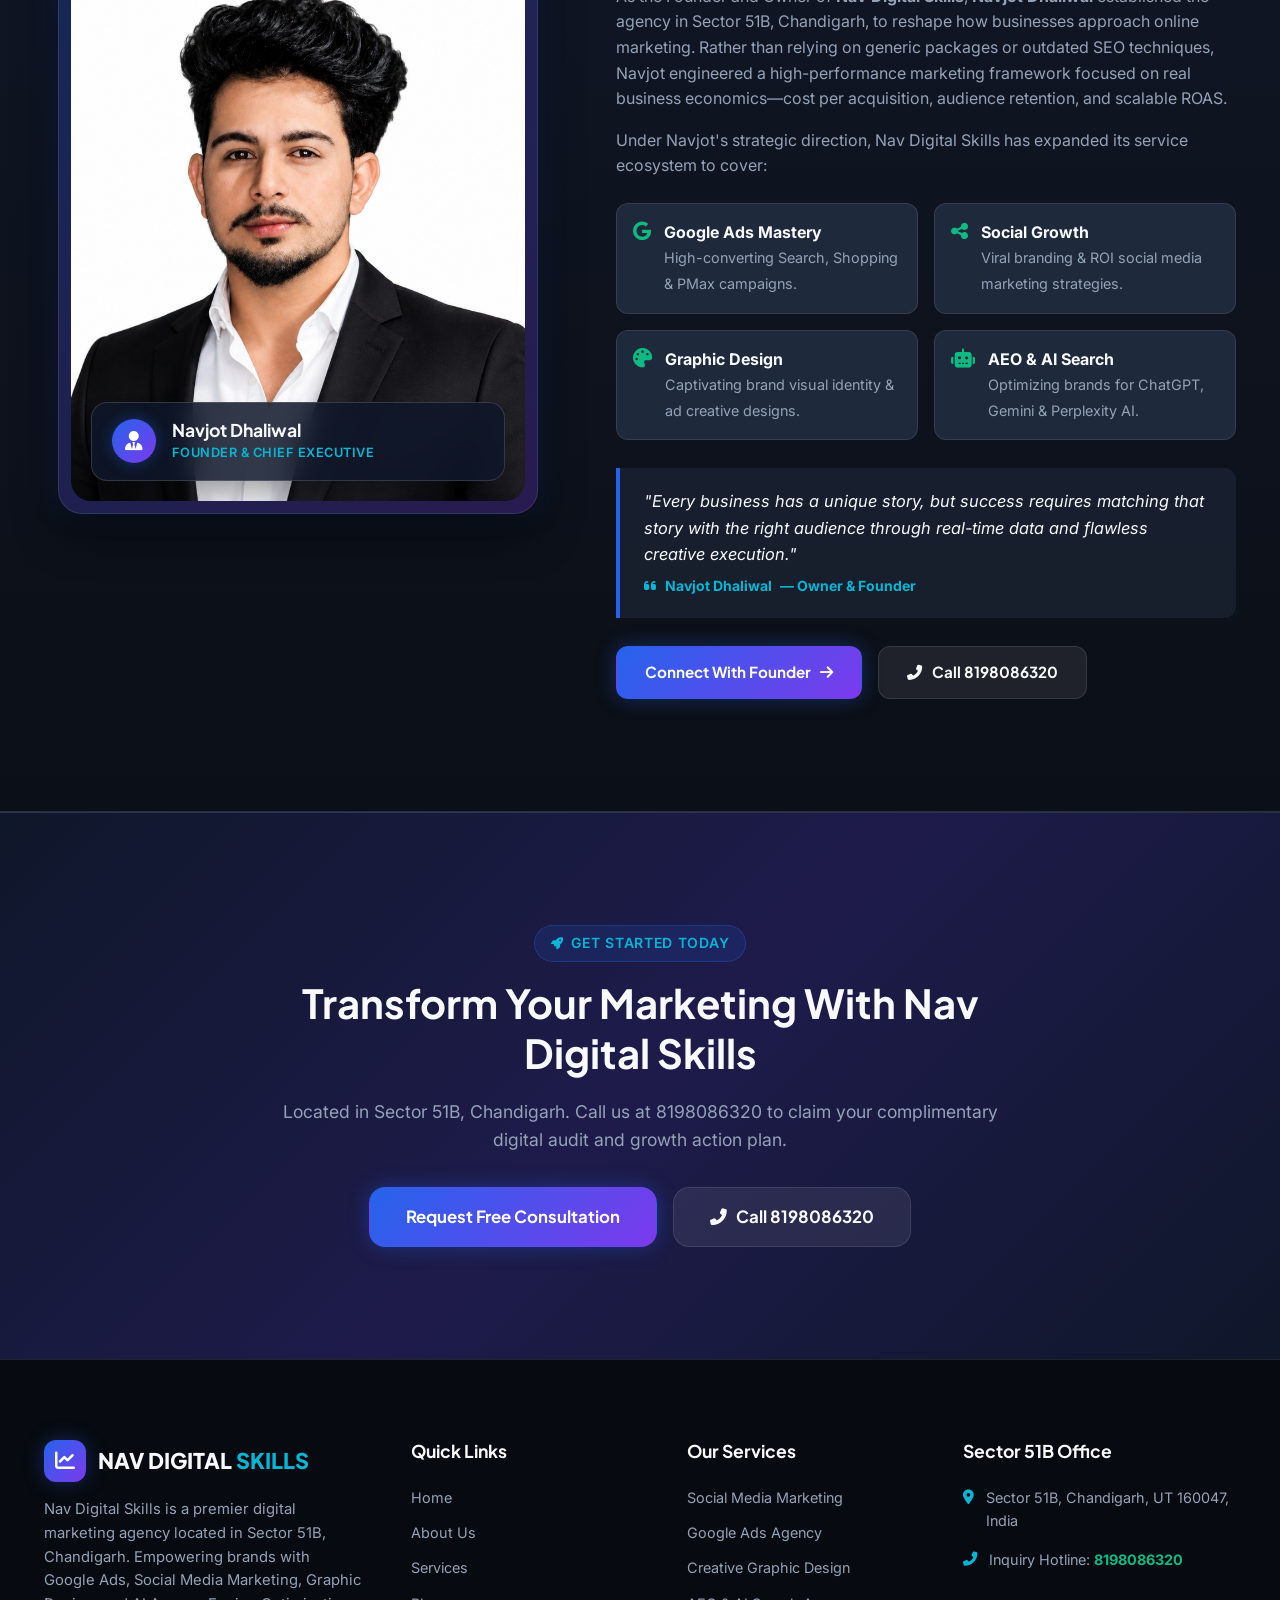
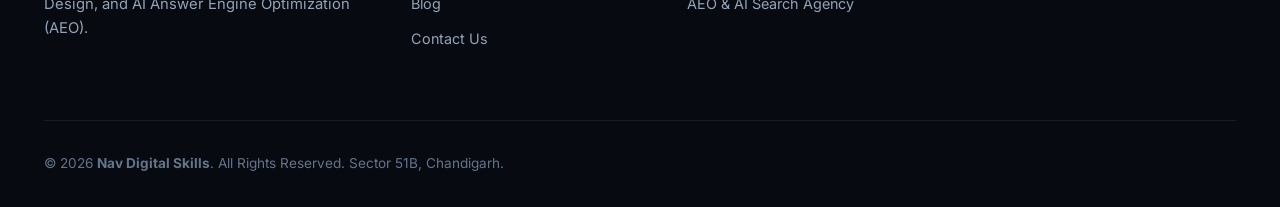
<file: about-us.html>
<!DOCTYPE html>
<html lang="en">
<head>
  <meta charset="UTF-8">
  <meta name="viewport" content="width=device-width, initial-scale=1.0">
  <title>About Us | Nav Digital Skills - Sector 51B Chandigarh</title>
  <meta name="description" content="Learn more about Nav Digital Skills, a top digital marketing agency in Sector 51B, Chandigarh. Specializing in Google Ads, SMM, Graphic Design & AEO. Call 8198086320.">
  <meta name="keywords" content="About Nav Digital Skills, Digital Marketing Team Chandigarh, Sector 51B Marketing Agency, Google Ads Experts Chandigarh">
  <meta name="robots" content="index, follow, max-snippet:-1, max-image-preview:large, max-video-preview:-1">
  <meta name="author" content="Nav Digital Skills">
  <meta name="publisher" content="Nav Digital Skills">
  <meta name="theme-color" content="#2563eb">

  <!-- Canonical URL -->
  <link rel="canonical" href="https://navdigitalskills.com/about-us.html">
  <link rel="manifest" href="site.webmanifest">

  <!-- Open Graph / Facebook -->
  <meta property="og:type" content="website">
  <meta property="og:url" content="https://navdigitalskills.com/about-us.html">
  <meta property="og:title" content="About Us | Nav Digital Skills - Sector 51B Chandigarh">
  <meta property="og:description" content="Learn more about Nav Digital Skills, a top digital marketing agency in Sector 51B, Chandigarh. Specializing in Google Ads, SMM, Graphic Design & AEO. Call 8198086320.">
  <meta property="og:site_name" content="Nav Digital Skills">
  <meta property="og:locale" content="en_US">
  <meta property="og:image" content="https://navdigitalskills.com/assets/og-image.png">

  <!-- Twitter -->
  <meta name="twitter:card" content="summary_large_image">
  <meta name="twitter:url" content="https://navdigitalskills.com/about-us.html">
  <meta name="twitter:title" content="About Us | Nav Digital Skills - Sector 51B Chandigarh">
  <meta name="twitter:description" content="Learn more about Nav Digital Skills, a top digital marketing agency in Sector 51B, Chandigarh. Specializing in Google Ads, SMM, Graphic Design & AEO. Call 8198086320.">
  <meta name="twitter:image" content="https://navdigitalskills.com/assets/og-image.png">

  <!-- Schema.org JSON-LD Structured Data for AboutPage & BreadcrumbList -->
  <script type="application/ld+json">
  {
    "@context": "https://schema.org",
    "@graph": [
      {
        "@type": "AboutPage",
        "@id": "https://navdigitalskills.com/about-us.html#webpage",
        "url": "https://navdigitalskills.com/about-us.html",
        "name": "About Us | Nav Digital Skills",
        "description": "Learn more about Nav Digital Skills, a premier digital marketing agency in Sector 51B, Chandigarh.",
        "isPartOf": {
          "@type": "WebSite",
          "@id": "https://navdigitalskills.com/#website",
          "name": "Nav Digital Skills",
          "url": "https://navdigitalskills.com/"
        }
      },
      {
        "@type": "BreadcrumbList",
        "@id": "https://navdigitalskills.com/about-us.html#breadcrumb",
        "itemListElement": [
          {
            "@type": "ListItem",
            "position": 1,
            "name": "Home",
            "item": "https://navdigitalskills.com/"
          },
          {
            "@type": "ListItem",
            "position": 2,
            "name": "About Us",
            "item": "https://navdigitalskills.com/about-us.html"
          }
        ]
      },
      {
        "@type": "Person",
        "@id": "https://navdigitalskills.com/#founder",
        "name": "Navjot Dhaliwal",
        "jobTitle": "Owner & Founder",
        "image": "https://navdigitalskills.com/assets/navjot-dhaliwal.jpg",
        "worksFor": {
          "@type": "Organization",
          "name": "Nav Digital Skills",
          "url": "https://navdigitalskills.com/"
        }
      }
    ]
  }
  </script>

  <!-- Google Fonts -->
  <link rel="preconnect" href="https://fonts.googleapis.com">
  <link rel="preconnect" href="https://fonts.gstatic.com" crossorigin>
  <link href="https://fonts.googleapis.com/css2?family=Inter:wght@300;400;500;600;700&family=Plus+Jakarta+Sans:wght@500;600;700;800&display=swap" rel="stylesheet">

  <!-- FontAwesome Icons -->
  <link rel="stylesheet" href="https://cdnjs.cloudflare.com/ajax/libs/font-awesome/6.5.1/css/all.min.css">

  <!-- Custom Stylesheet -->
  <link rel="stylesheet" href="css/styles.css">
</head>
<body>

  <!-- Top Info Bar -->
  <div class="top-bar">
    <div class="container">
      <div class="top-info">
        <div class="top-info-item">
          <i class="fas fa-location-dot"></i>
          <span>Sector 51B, Chandigarh - 160047</span>
        </div>
        <div class="top-info-item">
          <i class="fas fa-phone-alt"></i>
          <span>Inquiry No: <a href="tel:8198086320">8198086320</a></span>
        </div>
        <div class="top-info-item">
          <i class="fas fa-envelope"></i>
          <span><a href="mailto:info@navdigitalskills.com">info@navdigitalskills.com</a></span>
        </div>
      </div>
      <div class="top-social">
        <a href="#" class="social-link" aria-label="Facebook"><i class="fab fa-facebook-f"></i></a>
        <a href="#" class="social-link" aria-label="Instagram"><i class="fab fa-instagram"></i></a>
        <a href="#" class="social-link" aria-label="LinkedIn"><i class="fab fa-linkedin-in"></i></a>
        <a href="#" class="social-link" aria-label="Twitter"><i class="fab fa-x-twitter"></i></a>
      </div>
    </div>
  </div>

  <!-- Header Navbar -->
  <header class="site-header">
    <div class="container nav-container">
      <a href="index.html" class="brand-logo">
        <div class="logo-icon"><i class="fas fa-chart-line"></i></div>
        <div class="logo-text">NAV DIGITAL <span>SKILLS</span></div>
      </a>

      <!-- Desktop Navigation Menu (Exact Same Structure as Reference Site) -->
      <nav class="main-nav" aria-label="Main Header Navigation">
        <ul class="nav-list">
          <li class="nav-item">
            <a href="index.html" class="nav-link">Home</a>
          </li>
          <li class="nav-item active">
            <a href="about-us.html" class="nav-link">About Us</a>
          </li>
          <li class="nav-item has-dropdown">
            <a href="services.html" class="nav-link">
              Services <i class="fas fa-chevron-down arrow-icon"></i>
            </a>
            <div class="dropdown-menu">
              <a href="social-media-marketing-agency.html" class="dropdown-item">
                Social Media Marketing Agency That Builds Brands &amp; Drives Growth
              </a>
              <a href="google-ads-agency.html" class="dropdown-item">
                Google Ads Agency
              </a>
              <a href="graphics-designing-agency.html" class="dropdown-item">
                Creative Graphic Design Agency for Powerful Brand Visuals
              </a>
              <a href="aeo-agency.html" class="dropdown-item">
                AEO Agency for Answer Engine Optimization &amp; AI Search Visibility
              </a>
            </div>
          </li>
          <li class="nav-item">
            <a href="blog.html" class="nav-link">Blog</a>
          </li>
          <li class="nav-item">
            <a href="contact-us.html" class="nav-link">Contact Us</a>
          </li>
        </ul>
      </nav>

      <div class="header-actions">
        <a href="tel:8198086320" class="phone-btn-quick">
          <i class="fas fa-headset"></i> 8198086320
        </a>
        <a href="contact-us.html" class="btn btn-primary btn-sm">Get Strategy Audit</a>
        <button class="hamburger-btn" aria-label="Toggle Navigation Drawer">
          <span></span><span></span><span></span>
        </button>
      </div>
    </div>
  </header>

  <!-- Mobile Drawer -->
  <div class="drawer-overlay"></div>
  <div class="mobile-drawer">
    <div>
      <div class="mobile-drawer-header">
        <a href="index.html" class="brand-logo">
          <div class="logo-icon"><i class="fas fa-chart-line"></i></div>
          <div class="logo-text">NAV DIGITAL <span>SKILLS</span></div>
        </a>
        <button class="drawer-close-btn">&times;</button>
      </div>
      <nav class="mobile-nav-list">
        <a href="index.html" class="mobile-nav-link">Home</a>
        <a href="about-us.html" class="mobile-nav-link">About Us</a>
        <div class="mobile-nav-item">
          <a href="services.html" class="mobile-nav-link">Services</a>
          <div class="mobile-submenu">
            <a href="social-media-marketing-agency.html">Social Media Marketing Agency</a>
            <a href="google-ads-agency.html">Google Ads Agency</a>
            <a href="graphics-designing-agency.html">Creative Graphic Design Agency</a>
            <a href="aeo-agency.html">AEO &amp; AI Search Agency</a>
          </div>
        </div>
        <a href="blog.html" class="mobile-nav-link">Blog</a>
        <a href="contact-us.html" class="mobile-nav-link">Contact Us</a>
      </nav>
    </div>
    <div class="mobile-drawer-contact" style="margin-top: 2rem; padding-top: 1rem; border-top: 1px solid var(--glass-border);">
      <p style="font-size: 0.85rem; color: var(--text-muted);">Inquiry Phone:</p>
      <a href="tel:8198086320" class="btn btn-emerald btn-lg" style="width: 100%; margin-top: 0.5rem;">
        <i class="fas fa-phone-alt"></i> Call 8198086320
      </a>
    </div>
  </div>

  <!-- Page Header Banner -->
  <section class="page-header-banner">
    <div class="container">
      <h1 class="page-header-title">About Nav Digital Skills</h1>
      <div class="breadcrumb">
        <a href="index.html">Home</a> <span>/</span> <span>About Us</span>
      </div>
    </div>
  </section>

  <!-- About Main Story -->
  <section class="section-padding">
    <div class="container">
      <div class="about-grid">
        <div>
          <span class="badge-subtitle"><i class="fas fa-bullhorn"></i> Who We Are</span>
          <h2 class="section-main-title">
            Empowering Businesses From Sector 51B, Chandigarh
          </h2>
          <p class="section-desc">
            Nav Digital Skills is a premier digital marketing agency dedicated to helping brands, startups, and enterprises build a formidable online footprint, attract targeted lead traffic, and maximize revenues.
          </p>
          <p>
            Operating from our headquarters in <strong>Sector 51B, Chandigarh</strong>, our mission is to replace guessing games with empirical marketing data. Whether you require high-ROAS Google Ads management, social media brand growth, compelling graphic design, or cutting-edge AI Answer Engine Optimization (AEO), we deliver results that move the needle.
          </p>
          <div style="margin-top: 2rem; display: flex; gap: 1.5rem; flex-wrap: wrap;">
            <div style="background: var(--bg-surface-2); padding: 1.25rem; border-radius: var(--radius-md); flex: 1; min-width: 200px; border: 1px solid var(--glass-border);">
              <h4 style="color: var(--accent-cyan); font-size: 1.1rem; margin-bottom: 0.5rem;"><i class="fas fa-bullseye"></i> Our Mission</h4>
              <p style="font-size: 0.9rem; color: var(--text-secondary); margin-bottom:0;">To provide scalable, measurable, and highly transparent digital marketing strategies that turn website visitors into loyal clients.</p>
            </div>
            <div style="background: var(--bg-surface-2); padding: 1.25rem; border-radius: var(--radius-md); flex: 1; min-width: 200px; border: 1px solid var(--glass-border);">
              <h4 style="color: var(--accent-emerald); font-size: 1.1rem; margin-bottom: 0.5rem;"><i class="fas fa-eye"></i> Our Vision</h4>
              <p style="font-size: 0.9rem; color: var(--text-secondary); margin-bottom:0;">To be the most trusted digital marketing agency in Chandigarh and across India, pioneering AI search visibility and conversion optimization.</p>
            </div>
          </div>
        </div>

        <div class="card-glass">
          <h3 style="font-size: 1.5rem; margin-bottom: 1.5rem;">Why Work With Us?</h3>
          <ul style="display: flex; flex-direction: column; gap: 1.25rem;">
            <li style="display: flex; gap: 1rem; align-items: flex-start;">
              <div style="width: 32px; height: 32px; border-radius: 50%; background: rgba(37,99,235,0.2); color: var(--primary); display: flex; align-items: center; justify-content: center; flex-shrink: 0;">
                <i class="fas fa-check"></i>
              </div>
              <div>
                <strong style="color: var(--text-primary); display: block;">Local Expertise in Sector 51B, Chandigarh</strong>
                <span style="font-size: 0.9rem; color: var(--text-secondary);">Direct accessibility, dedicated account managers, and deep knowledge of North Indian &amp; Global markets.</span>
              </div>
            </li>
            <li style="display: flex; gap: 1rem; align-items: flex-start;">
              <div style="width: 32px; height: 32px; border-radius: 50%; background: rgba(16,185,129,0.2); color: var(--accent-emerald); display: flex; align-items: center; justify-content: center; flex-shrink: 0;">
                <i class="fas fa-chart-line"></i>
              </div>
              <div>
                <strong style="color: var(--text-primary); display: block;">Data Driven &amp; Conversion Focused</strong>
                <span style="font-size: 0.9rem; color: var(--text-secondary);">Every campaign is built around measurable metrics: cost-per-lead, click-through rates, and ROAS.</span>
              </div>
            </li>
            <li style="display: flex; gap: 1rem; align-items: flex-start;">
              <div style="width: 32px; height: 32px; border-radius: 50%; background: rgba(6,182,212,0.2); color: var(--accent-cyan); display: flex; align-items: center; justify-content: center; flex-shrink: 0;">
                <i class="fas fa-microchip"></i>
              </div>
              <div>
                <strong style="color: var(--text-primary); display: block;">Next-Gen AI Search &amp; AEO Technology</strong>
                <span style="font-size: 0.9rem; color: var(--text-secondary);">Position your brand in ChatGPT, Perplexity, and Google Gemini AI results before your competitors catch up.</span>
              </div>
            </li>
          </ul>

          <div style="margin-top: 2rem; padding-top: 1.5rem; border-top: 1px solid var(--glass-border); text-align: center;">
            <p style="font-size: 0.9rem; color: var(--text-muted); margin-bottom: 0.5rem;">Have questions? Contact our team:</p>
            <a href="tel:8198086320" class="btn btn-emerald btn-lg" style="width: 100%;">
              <i class="fas fa-phone-alt"></i> Call 8198086320
            </a>
          </div>
        </div>
      </div>
    </div>
  </section>

  <!-- Founder & Owner Dedicated Profile Section -->
  <section class="section-padding founder-section" id="founder-profile">
    <div class="container">
      <div class="founder-grid">
        <!-- Visual Column with Image -->
        <div class="founder-visual-wrap">
          <div class="founder-img-card">
            <div class="founder-top-chip">
              <i class="fas fa-shield-alt"></i> Founder &amp; Owner
            </div>
            <div class="founder-img-frame">
              <img src="assets/navjot-dhaliwal.jpg" alt="Navjot Dhaliwal - Founder and Owner of Nav Digital Skills Agency Chandigarh" loading="eager" width="450" height="562">
              <div class="founder-badge-overlay">
                <div class="founder-avatar-icon">
                  <i class="fas fa-user-tie"></i>
                </div>
                <div class="founder-badge-text">
                  <h3>Navjot Dhaliwal</h3>
                  <p>Founder &amp; Chief Executive</p>
                </div>
              </div>
            </div>
          </div>
        </div>

        <!-- Content Column -->
        <div class="founder-content">
          <span class="badge-subtitle"><i class="fas fa-star"></i> Leadership &amp; Vision</span>
          <h2 class="section-main-title">
            The Story Behind Nav Digital Skills: <span class="gradient-text">Navjot Dhaliwal</span>
          </h2>
          <p class="section-desc" style="font-size: 1.05rem; color: var(--text-primary);">
            Built on a philosophy of absolute transparency, analytical precision, and aggressive digital growth for ambitious brands.
          </p>
          <p>
            As the Founder and Owner of <strong>Nav Digital Skills</strong>, <strong>Navjot Dhaliwal</strong> established the agency in Sector 51B, Chandigarh, to reshape how businesses approach online marketing. Rather than relying on generic packages or outdated SEO techniques, Navjot engineered a high-performance marketing framework focused on real business economics—cost per acquisition, audience retention, and scalable ROAS.
          </p>
          <p>
            Under Navjot's strategic direction, Nav Digital Skills has expanded its service ecosystem to cover:
          </p>

          <div class="founder-highlights" style="grid-template-columns: 1fr 1fr; margin-bottom: 1.5rem;">
            <div class="founder-highlight-item">
              <i class="fab fa-google"></i>
              <div>
                <strong>Google Ads Mastery</strong>
                <span>High-converting Search, Shopping &amp; PMax campaigns.</span>
              </div>
            </div>
            <div class="founder-highlight-item">
              <i class="fas fa-share-nodes"></i>
              <div>
                <strong>Social Growth</strong>
                <span>Viral branding &amp; ROI social media marketing strategies.</span>
              </div>
            </div>
            <div class="founder-highlight-item">
              <i class="fas fa-palette"></i>
              <div>
                <strong>Graphic Design</strong>
                <span>Captivating brand visual identity &amp; ad creative designs.</span>
              </div>
            </div>
            <div class="founder-highlight-item">
              <i class="fas fa-robot"></i>
              <div>
                <strong>AEO &amp; AI Search</strong>
                <span>Optimizing brands for ChatGPT, Gemini &amp; Perplexity AI.</span>
              </div>
            </div>
          </div>

          <div class="founder-quote-box">
            <p>"Every business has a unique story, but success requires matching that story with the right audience through real-time data and flawless creative execution."</p>
            <div class="founder-quote-author">
              <i class="fas fa-quote-left"></i> <span>Navjot Dhaliwal</span> — Owner &amp; Founder
            </div>
          </div>

          <div style="margin-top: 1.5rem; display: flex; gap: 1rem; flex-wrap: wrap;">
            <a href="contact-us.html" class="btn btn-primary">
              Connect With Founder <i class="fas fa-arrow-right"></i>
            </a>
            <a href="tel:8198086320" class="btn btn-secondary">
              <i class="fas fa-phone-alt"></i> Call 8198086320
            </a>
          </div>
        </div>
      </div>
    </div>
  </section>

  <!-- CTA Section -->
  <section class="section-padding" style="background: var(--gradient-hero); border-top: 1px solid var(--glass-border);">
    <div class="container" style="text-align: center; max-width: 800px;">
      <span class="badge-subtitle"><i class="fas fa-rocket"></i> Get Started Today</span>
      <h2 style="font-size: 2.5rem; margin-bottom: 1.25rem;">Transform Your Marketing With Nav Digital Skills</h2>
      <p style="font-size: 1.1rem; color: var(--text-secondary); margin-bottom: 2rem;">
        Located in Sector 51B, Chandigarh. Call us at 8198086320 to claim your complimentary digital audit and growth action plan.
      </p>
      <div style="display: flex; justify-content: center; gap: 1rem; flex-wrap: wrap;">
        <a href="contact-us.html" class="btn btn-primary btn-lg">Request Free Consultation</a>
        <a href="tel:8198086320" class="btn btn-secondary btn-lg"><i class="fas fa-phone-alt"></i> Call 8198086320</a>
      </div>
    </div>
  </section>

  <!-- Footer -->
  <footer class="site-footer">
    <div class="container">
      <div class="footer-grid">
        <div class="footer-brand">
          <a href="index.html" class="brand-logo">
            <div class="logo-icon"><i class="fas fa-chart-line"></i></div>
            <div class="logo-text">NAV DIGITAL <span>SKILLS</span></div>
          </a>
          <p>
            Nav Digital Skills is a premier digital marketing agency located in Sector 51B, Chandigarh. Empowering brands with Google Ads, Social Media Marketing, Graphic Design, and AI Answer Engine Optimization (AEO).
          </p>
        </div>
        <div>
          <h4 class="footer-title">Quick Links</h4>
          <div class="footer-links">
            <a href="index.html">Home</a>
            <a href="about-us.html">About Us</a>
            <a href="services.html">Services</a>
            <a href="blog.html">Blog</a>
            <a href="contact-us.html">Contact Us</a>
          </div>
        </div>
        <div>
          <h4 class="footer-title">Our Services</h4>
          <div class="footer-links">
            <a href="social-media-marketing-agency.html">Social Media Marketing</a>
            <a href="google-ads-agency.html">Google Ads Agency</a>
            <a href="graphics-designing-agency.html">Creative Graphic Design</a>
            <a href="aeo-agency.html">AEO &amp; AI Search Agency</a>
          </div>
        </div>
        <div>
          <h4 class="footer-title">Sector 51B Office</h4>
          <div class="contact-info-list">
            <div class="contact-info-item">
              <i class="fas fa-map-marker-alt"></i>
              <span>Sector 51B, Chandigarh, UT 160047, India</span>
            </div>
            <div class="contact-info-item">
              <i class="fas fa-phone-alt"></i>
              <span>Inquiry Hotline: <a href="tel:8198086320" style="color: var(--accent-emerald); font-weight:700;">8198086320</a></span>
            </div>
          </div>
        </div>
      </div>
      <div class="footer-bottom">
        <div>&copy; 2026 <strong>Nav Digital Skills</strong>. All Rights Reserved. Sector 51B, Chandigarh.</div>
      </div>
    </div>
  </footer>

  <!-- Sticky Mobile Action Bar -->
  <div class="sticky-call-bar">
    <a href="tel:8198086320" class="sticky-call-btn phone">
      <i class="fas fa-phone-alt"></i> Call 8198086320
    </a>
    <a href="https://wa.me/918198086320?text=Hello%20Nav%20Digital%20Skills,%20I%20would%20like%20to%20inquire%20about%20your%20services." target="_blank" class="sticky-call-btn whatsapp">
      <i class="fab fa-whatsapp"></i> WhatsApp Us
    </a>
  </div>

  <script src="js/main.js"></script>
</body>
</html>
</file>
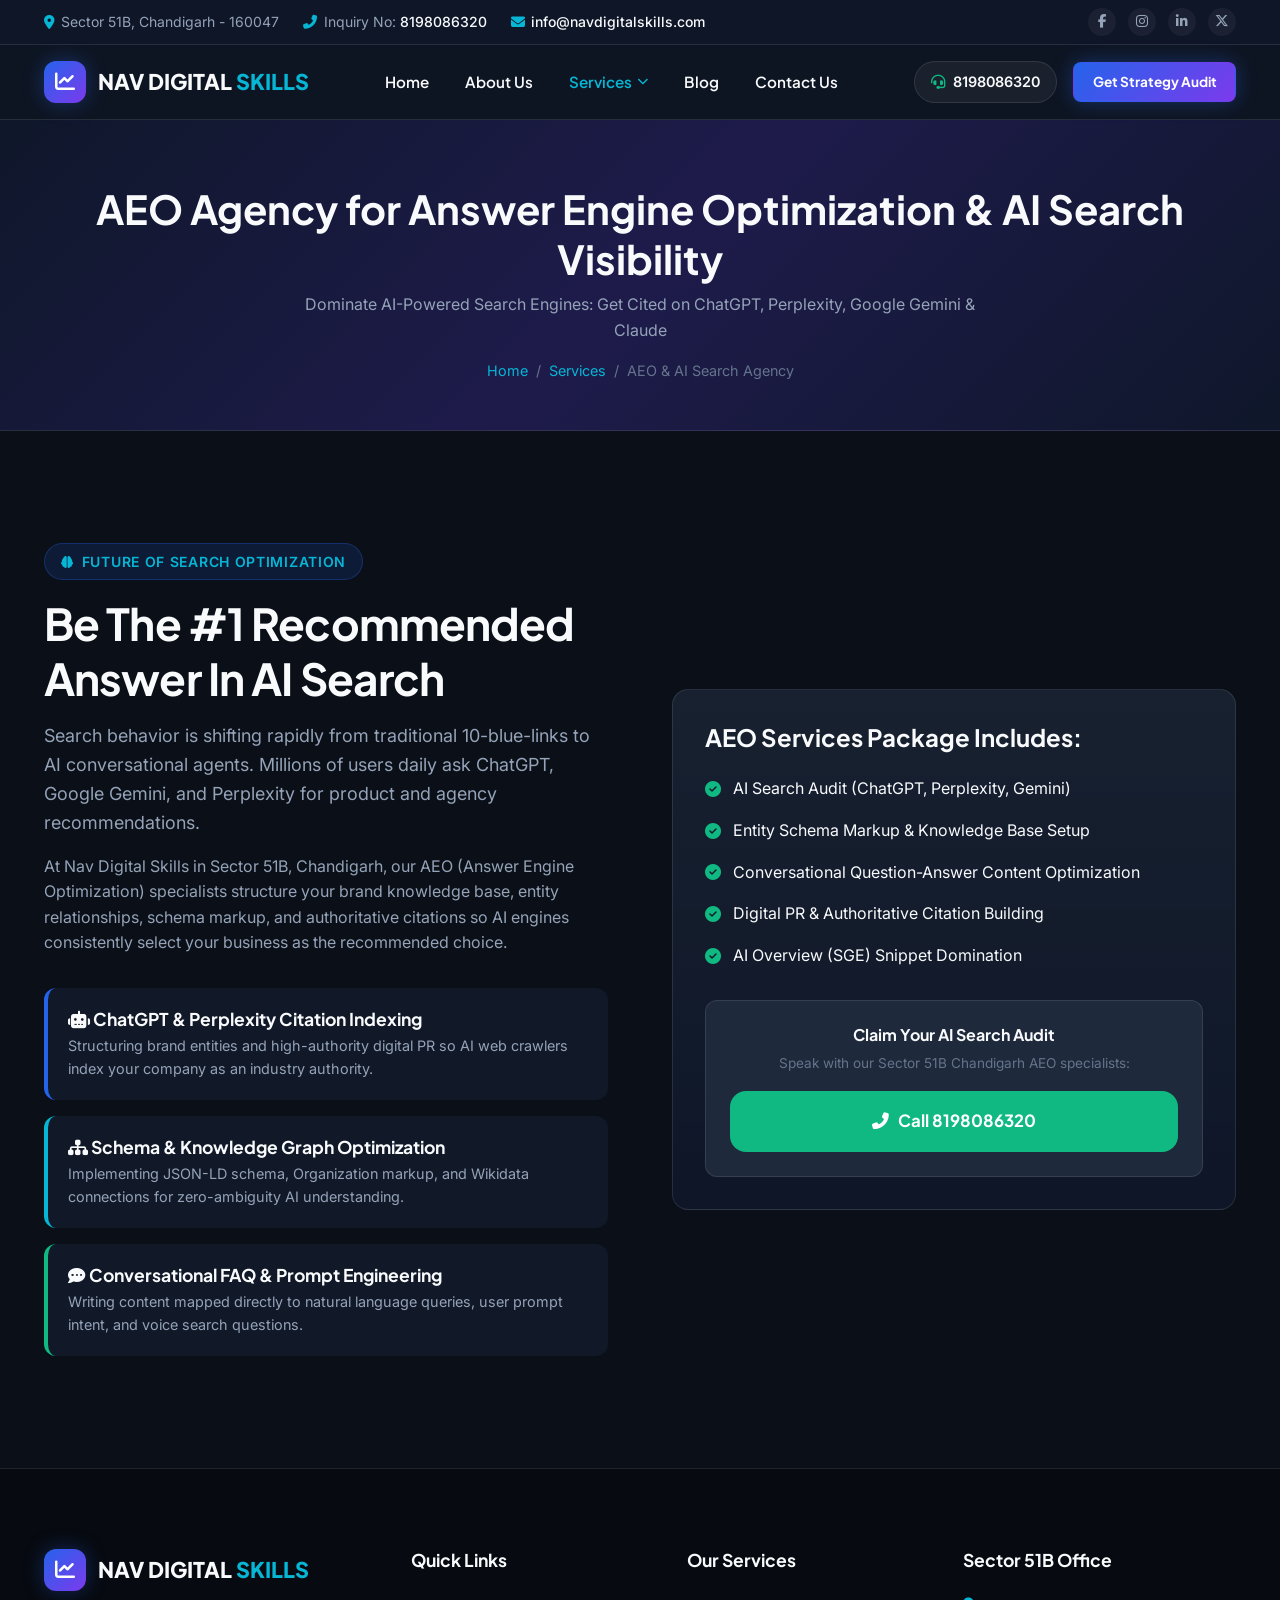
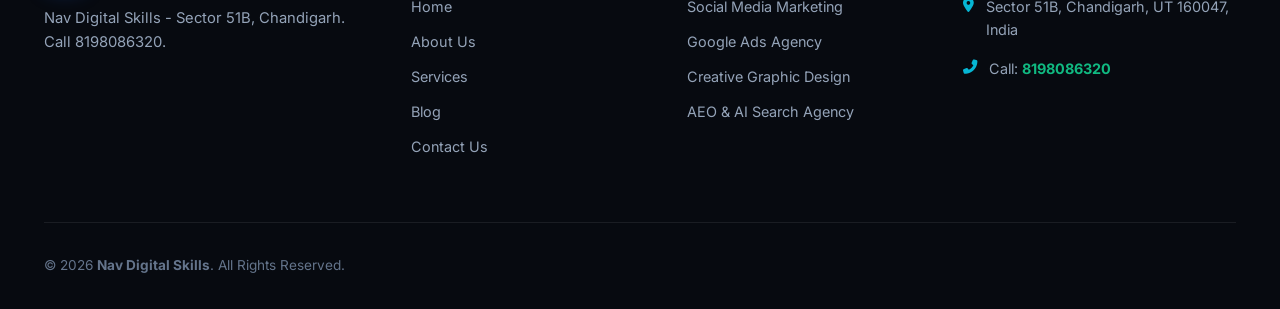
<file: aeo-agency.html>
<!DOCTYPE html>
<html lang="en">
<head>
  <meta charset="UTF-8">
  <meta name="viewport" content="width=device-width, initial-scale=1.0">
  <title>AEO Agency for Answer Engine Optimization & AI Search | Nav Digital Skills</title>
  <meta name="description" content="AEO Agency for Answer Engine Optimization & AI Search Visibility in Sector 51B, Chandigarh by Nav Digital Skills. Get cited on ChatGPT, Perplexity & Gemini. Call 8198086320.">
  <meta name="keywords" content="AEO Agency Chandigarh, Answer Engine Optimization, AI Search Optimization, ChatGPT Search Citation, Perplexity AI Visibility, GEO Generative Engine Optimization">
  <meta name="robots" content="index, follow, max-snippet:-1, max-image-preview:large, max-video-preview:-1">
  <meta name="author" content="Nav Digital Skills">
  <meta name="publisher" content="Nav Digital Skills">
  <meta name="theme-color" content="#2563eb">

  <!-- Canonical URL -->
  <link rel="canonical" href="https://navdigitalskills.com/aeo-agency.html">
  <link rel="manifest" href="site.webmanifest">

  <!-- Open Graph / Facebook -->
  <meta property="og:type" content="website">
  <meta property="og:url" content="https://navdigitalskills.com/aeo-agency.html">
  <meta property="og:title" content="AEO Agency for Answer Engine Optimization & AI Search | Nav Digital Skills">
  <meta property="og:description" content="AEO Agency for Answer Engine Optimization & AI Search Visibility in Sector 51B, Chandigarh by Nav Digital Skills. Get cited on ChatGPT, Perplexity & Gemini. Call 8198086320.">
  <meta property="og:site_name" content="Nav Digital Skills">
  <meta property="og:locale" content="en_US">
  <meta property="og:image" content="https://navdigitalskills.com/assets/og-image.png">

  <!-- Twitter -->
  <meta name="twitter:card" content="summary_large_image">
  <meta name="twitter:url" content="https://navdigitalskills.com/aeo-agency.html">
  <meta name="twitter:title" content="AEO Agency for Answer Engine Optimization & AI Search | Nav Digital Skills">
  <meta name="twitter:description" content="AEO Agency for Answer Engine Optimization & AI Search Visibility in Sector 51B, Chandigarh by Nav Digital Skills. Get cited on ChatGPT, Perplexity & Gemini. Call 8198086320.">
  <meta name="twitter:image" content="https://navdigitalskills.com/assets/og-image.png">

  <!-- Schema.org JSON-LD Structured Data for Service & BreadcrumbList -->
  <script type="application/ld+json">
  {
    "@context": "https://schema.org",
    "@graph": [
      {
        "@type": "Service",
        "@id": "https://navdigitalskills.com/aeo-agency.html#service",
        "name": "Answer Engine Optimization (AEO) & AI Search Agency",
        "provider": {
          "@type": "LocalBusiness",
          "name": "Nav Digital Skills",
          "telephone": "+91-8198086320",
          "address": {
            "@type": "PostalAddress",
            "streetAddress": "Sector 51B",
            "addressLocality": "Chandigarh",
            "postalCode": "160047",
            "addressCountry": "IN"
          }
        },
        "areaServed": {
          "@type": "City",
          "name": "Chandigarh"
        },
        "description": "Next-generation Answer Engine Optimization (AEO) & Generative Engine Optimization (GEO) services to get your brand recommended and cited across ChatGPT, Claude, Perplexity, and Google Gemini."
      },
      {
        "@type": "BreadcrumbList",
        "@id": "https://navdigitalskills.com/aeo-agency.html#breadcrumb",
        "itemListElement": [
          {
            "@type": "ListItem",
            "position": 1,
            "name": "Home",
            "item": "https://navdigitalskills.com/"
          },
          {
            "@type": "ListItem",
            "position": 2,
            "name": "Services",
            "item": "https://navdigitalskills.com/services.html"
          },
          {
            "@type": "ListItem",
            "position": 3,
            "name": "AEO Agency",
            "item": "https://navdigitalskills.com/aeo-agency.html"
          }
        ]
      }
    ]
  }
  </script>

  <!-- Google Fonts -->
  <link rel="preconnect" href="https://fonts.googleapis.com">
  <link rel="preconnect" href="https://fonts.gstatic.com" crossorigin>
  <link href="https://fonts.googleapis.com/css2?family=Inter:wght@300;400;500;600;700&family=Plus+Jakarta+Sans:wght@500;600;700;800&display=swap" rel="stylesheet">

  <!-- FontAwesome Icons -->
  <link rel="stylesheet" href="https://cdnjs.cloudflare.com/ajax/libs/font-awesome/6.5.1/css/all.min.css">

  <!-- Custom Stylesheet -->
  <link rel="stylesheet" href="css/styles.css">
</head>
<body>

  <!-- Top Info Bar -->
  <div class="top-bar">
    <div class="container">
      <div class="top-info">
        <div class="top-info-item">
          <i class="fas fa-location-dot"></i>
          <span>Sector 51B, Chandigarh - 160047</span>
        </div>
        <div class="top-info-item">
          <i class="fas fa-phone-alt"></i>
          <span>Inquiry No: <a href="tel:8198086320">8198086320</a></span>
        </div>
        <div class="top-info-item">
          <i class="fas fa-envelope"></i>
          <span><a href="mailto:info@navdigitalskills.com">info@navdigitalskills.com</a></span>
        </div>
      </div>
      <div class="top-social">
        <a href="#" class="social-link" aria-label="Facebook"><i class="fab fa-facebook-f"></i></a>
        <a href="#" class="social-link" aria-label="Instagram"><i class="fab fa-instagram"></i></a>
        <a href="#" class="social-link" aria-label="LinkedIn"><i class="fab fa-linkedin-in"></i></a>
        <a href="#" class="social-link" aria-label="Twitter"><i class="fab fa-x-twitter"></i></a>
      </div>
    </div>
  </div>

  <!-- Header Navbar -->
  <header class="site-header">
    <div class="container nav-container">
      <a href="index.html" class="brand-logo">
        <div class="logo-icon"><i class="fas fa-chart-line"></i></div>
        <div class="logo-text">NAV DIGITAL <span>SKILLS</span></div>
      </a>

      <!-- Navigation Menu -->
      <nav class="main-nav" aria-label="Main Header Navigation">
        <ul class="nav-list">
          <li class="nav-item">
            <a href="index.html" class="nav-link">Home</a>
          </li>
          <li class="nav-item">
            <a href="about-us.html" class="nav-link">About Us</a>
          </li>
          <li class="nav-item active has-dropdown">
            <a href="services.html" class="nav-link">
              Services <i class="fas fa-chevron-down arrow-icon"></i>
            </a>
            <div class="dropdown-menu">
              <a href="social-media-marketing-agency.html" class="dropdown-item">
                Social Media Marketing Agency That Builds Brands &amp; Drives Growth
              </a>
              <a href="google-ads-agency.html" class="dropdown-item">
                Google Ads Agency
              </a>
              <a href="graphics-designing-agency.html" class="dropdown-item">
                Creative Graphic Design Agency for Powerful Brand Visuals
              </a>
              <a href="aeo-agency.html" class="dropdown-item active">
                AEO Agency for Answer Engine Optimization &amp; AI Search Visibility
              </a>
            </div>
          </li>
          <li class="nav-item">
            <a href="blog.html" class="nav-link">Blog</a>
          </li>
          <li class="nav-item">
            <a href="contact-us.html" class="nav-link">Contact Us</a>
          </li>
        </ul>
      </nav>

      <div class="header-actions">
        <a href="tel:8198086320" class="phone-btn-quick">
          <i class="fas fa-headset"></i> 8198086320
        </a>
        <a href="contact-us.html" class="btn btn-primary btn-sm">Get Strategy Audit</a>
        <button class="hamburger-btn" aria-label="Toggle Navigation Drawer">
          <span></span><span></span><span></span>
        </button>
      </div>
    </div>
  </header>

  <!-- Mobile Drawer -->
  <div class="drawer-overlay"></div>
  <div class="mobile-drawer">
    <div>
      <div class="mobile-drawer-header">
        <a href="index.html" class="brand-logo">
          <div class="logo-icon"><i class="fas fa-chart-line"></i></div>
          <div class="logo-text">NAV DIGITAL <span>SKILLS</span></div>
        </a>
        <button class="drawer-close-btn">&times;</button>
      </div>
      <nav class="mobile-nav-list">
        <a href="index.html" class="mobile-nav-link">Home</a>
        <a href="about-us.html" class="mobile-nav-link">About Us</a>
        <div class="mobile-nav-item">
          <a href="services.html" class="mobile-nav-link">Services</a>
          <div class="mobile-submenu">
            <a href="social-media-marketing-agency.html">Social Media Marketing Agency</a>
            <a href="google-ads-agency.html">Google Ads Agency</a>
            <a href="graphics-designing-agency.html">Creative Graphic Design Agency</a>
            <a href="aeo-agency.html">AEO &amp; AI Search Agency</a>
          </div>
        </div>
        <a href="blog.html" class="mobile-nav-link">Blog</a>
        <a href="contact-us.html" class="mobile-nav-link">Contact Us</a>
      </nav>
    </div>
    <div class="mobile-drawer-contact" style="margin-top: 2rem; padding-top: 1rem; border-top: 1px solid var(--glass-border);">
      <p style="font-size: 0.85rem; color: var(--text-muted);">Inquiry Phone:</p>
      <a href="tel:8198086320" class="btn btn-emerald btn-lg" style="width: 100%; margin-top: 0.5rem;">
        <i class="fas fa-phone-alt"></i> Call 8198086320
      </a>
    </div>
  </div>

  <!-- Page Header Banner -->
  <section class="page-header-banner">
    <div class="container">
      <h1 class="page-header-title">AEO Agency for Answer Engine Optimization &amp; AI Search Visibility</h1>
      <p style="color: var(--text-secondary); max-width: 700px; margin: 0 auto 1rem auto;">
        Dominate AI-Powered Search Engines: Get Cited on ChatGPT, Perplexity, Google Gemini &amp; Claude
      </p>
      <div class="breadcrumb">
        <a href="index.html">Home</a> <span>/</span> <a href="services.html">Services</a> <span>/</span> <span>AEO &amp; AI Search Agency</span>
      </div>
    </div>
  </section>

  <!-- Service Detail Section -->
  <section class="section-padding">
    <div class="container">
      <div class="about-grid">
        <div>
          <span class="badge-subtitle"><i class="fas fa-brain"></i> Future of Search Optimization</span>
          <h2 class="section-main-title">Be The #1 Recommended Answer In AI Search</h2>
          <p class="section-desc">
            Search behavior is shifting rapidly from traditional 10-blue-links to AI conversational agents. Millions of users daily ask ChatGPT, Google Gemini, and Perplexity for product and agency recommendations.
          </p>
          <p>
            At Nav Digital Skills in Sector 51B, Chandigarh, our AEO (Answer Engine Optimization) specialists structure your brand knowledge base, entity relationships, schema markup, and authoritative citations so AI engines consistently select your business as the recommended choice.
          </p>

          <div style="margin-top: 2rem; display: flex; flex-direction: column; gap: 1rem;">
            <div style="background: var(--bg-surface-1); padding: 1.25rem; border-radius: var(--radius-md); border-left: 4px solid var(--primary);">
              <h4 style="font-size: 1.1rem; margin-bottom: 0.25rem;"><i class="fas fa-robot"></i> ChatGPT &amp; Perplexity Citation Indexing</h4>
              <p style="font-size: 0.9rem; margin-bottom: 0;">Structuring brand entities and high-authority digital PR so AI web crawlers index your company as an industry authority.</p>
            </div>
            <div style="background: var(--bg-surface-1); padding: 1.25rem; border-radius: var(--radius-md); border-left: 4px solid var(--accent-cyan);">
              <h4 style="font-size: 1.1rem; margin-bottom: 0.25rem;"><i class="fas fa-sitemap"></i> Schema &amp; Knowledge Graph Optimization</h4>
              <p style="font-size: 0.9rem; margin-bottom: 0;">Implementing JSON-LD schema, Organization markup, and Wikidata connections for zero-ambiguity AI understanding.</p>
            </div>
            <div style="background: var(--bg-surface-1); padding: 1.25rem; border-radius: var(--radius-md); border-left: 4px solid var(--accent-emerald);">
              <h4 style="font-size: 1.1rem; margin-bottom: 0.25rem;"><i class="fas fa-comment-dots"></i> Conversational FAQ &amp; Prompt Engineering</h4>
              <p style="font-size: 0.9rem; margin-bottom: 0;">Writing content mapped directly to natural language queries, user prompt intent, and voice search questions.</p>
            </div>
          </div>
        </div>

        <div class="card-glass">
          <h3 style="font-size: 1.5rem; margin-bottom: 1.5rem;">AEO Services Package Includes:</h3>
          <ul style="display: flex; flex-direction: column; gap: 1rem; margin-bottom: 2rem;">
            <li style="display: flex; gap: 0.75rem; align-items: center;">
              <i class="fas fa-check-circle" style="color: var(--accent-emerald);"></i> AI Search Audit (ChatGPT, Perplexity, Gemini)
            </li>
            <li style="display: flex; gap: 0.75rem; align-items: center;">
              <i class="fas fa-check-circle" style="color: var(--accent-emerald);"></i> Entity Schema Markup &amp; Knowledge Base Setup
            </li>
            <li style="display: flex; gap: 0.75rem; align-items: center;">
              <i class="fas fa-check-circle" style="color: var(--accent-emerald);"></i> Conversational Question-Answer Content Optimization
            </li>
            <li style="display: flex; gap: 0.75rem; align-items: center;">
              <i class="fas fa-check-circle" style="color: var(--accent-emerald);"></i> Digital PR &amp; Authoritative Citation Building
            </li>
            <li style="display: flex; gap: 0.75rem; align-items: center;">
              <i class="fas fa-check-circle" style="color: var(--accent-emerald);"></i> AI Overview (SGE) Snippet Domination
            </li>
          </ul>

          <div style="background: var(--bg-surface-2); padding: 1.5rem; border-radius: var(--radius-md); text-align: center; border: 1px solid var(--glass-border);">
            <h4 style="margin-bottom: 0.5rem;">Claim Your AI Search Audit</h4>
            <p style="font-size: 0.85rem; color: var(--text-muted); margin-bottom: 1rem;">Speak with our Sector 51B Chandigarh AEO specialists:</p>
            <a href="tel:8198086320" class="btn btn-emerald btn-lg" style="width: 100%;">
              <i class="fas fa-phone-alt"></i> Call 8198086320
            </a>
          </div>
        </div>
      </div>
    </div>
  </section>

  <!-- Footer -->
  <footer class="site-footer">
    <div class="container">
      <div class="footer-grid">
        <div class="footer-brand">
          <a href="index.html" class="brand-logo">
            <div class="logo-icon"><i class="fas fa-chart-line"></i></div>
            <div class="logo-text">NAV DIGITAL <span>SKILLS</span></div>
          </a>
          <p>Nav Digital Skills - Sector 51B, Chandigarh. Call 8198086320.</p>
        </div>
        <div>
          <h4 class="footer-title">Quick Links</h4>
          <div class="footer-links">
            <a href="index.html">Home</a>
            <a href="about-us.html">About Us</a>
            <a href="services.html">Services</a>
            <a href="blog.html">Blog</a>
            <a href="contact-us.html">Contact Us</a>
          </div>
        </div>
        <div>
          <h4 class="footer-title">Our Services</h4>
          <div class="footer-links">
            <a href="social-media-marketing-agency.html">Social Media Marketing</a>
            <a href="google-ads-agency.html">Google Ads Agency</a>
            <a href="graphics-designing-agency.html">Creative Graphic Design</a>
            <a href="aeo-agency.html">AEO &amp; AI Search Agency</a>
          </div>
        </div>
        <div>
          <h4 class="footer-title">Sector 51B Office</h4>
          <div class="contact-info-list">
            <div class="contact-info-item">
              <i class="fas fa-map-marker-alt"></i>
              <span>Sector 51B, Chandigarh, UT 160047, India</span>
            </div>
            <div class="contact-info-item">
              <i class="fas fa-phone-alt"></i>
              <span>Call: <a href="tel:8198086320" style="color: var(--accent-emerald); font-weight:700;">8198086320</a></span>
            </div>
          </div>
        </div>
      </div>
      <div class="footer-bottom">
        <div>&copy; 2026 <strong>Nav Digital Skills</strong>. All Rights Reserved.</div>
      </div>
    </div>
  </footer>

  <!-- Sticky Mobile Action Bar -->
  <div class="sticky-call-bar">
    <a href="tel:8198086320" class="sticky-call-btn phone">
      <i class="fas fa-phone-alt"></i> Call 8198086320
    </a>
    <a href="https://wa.me/918198086320?text=Hello%20Nav%20Digital%20Skills,%20I%20inquire%20about%20AEO%20and%20AI%20Search%20Visibility." target="_blank" class="sticky-call-btn whatsapp">
      <i class="fab fa-whatsapp"></i> WhatsApp Us
    </a>
  </div>

  <script src="js/main.js"></script>
</body>
</html>
</file>
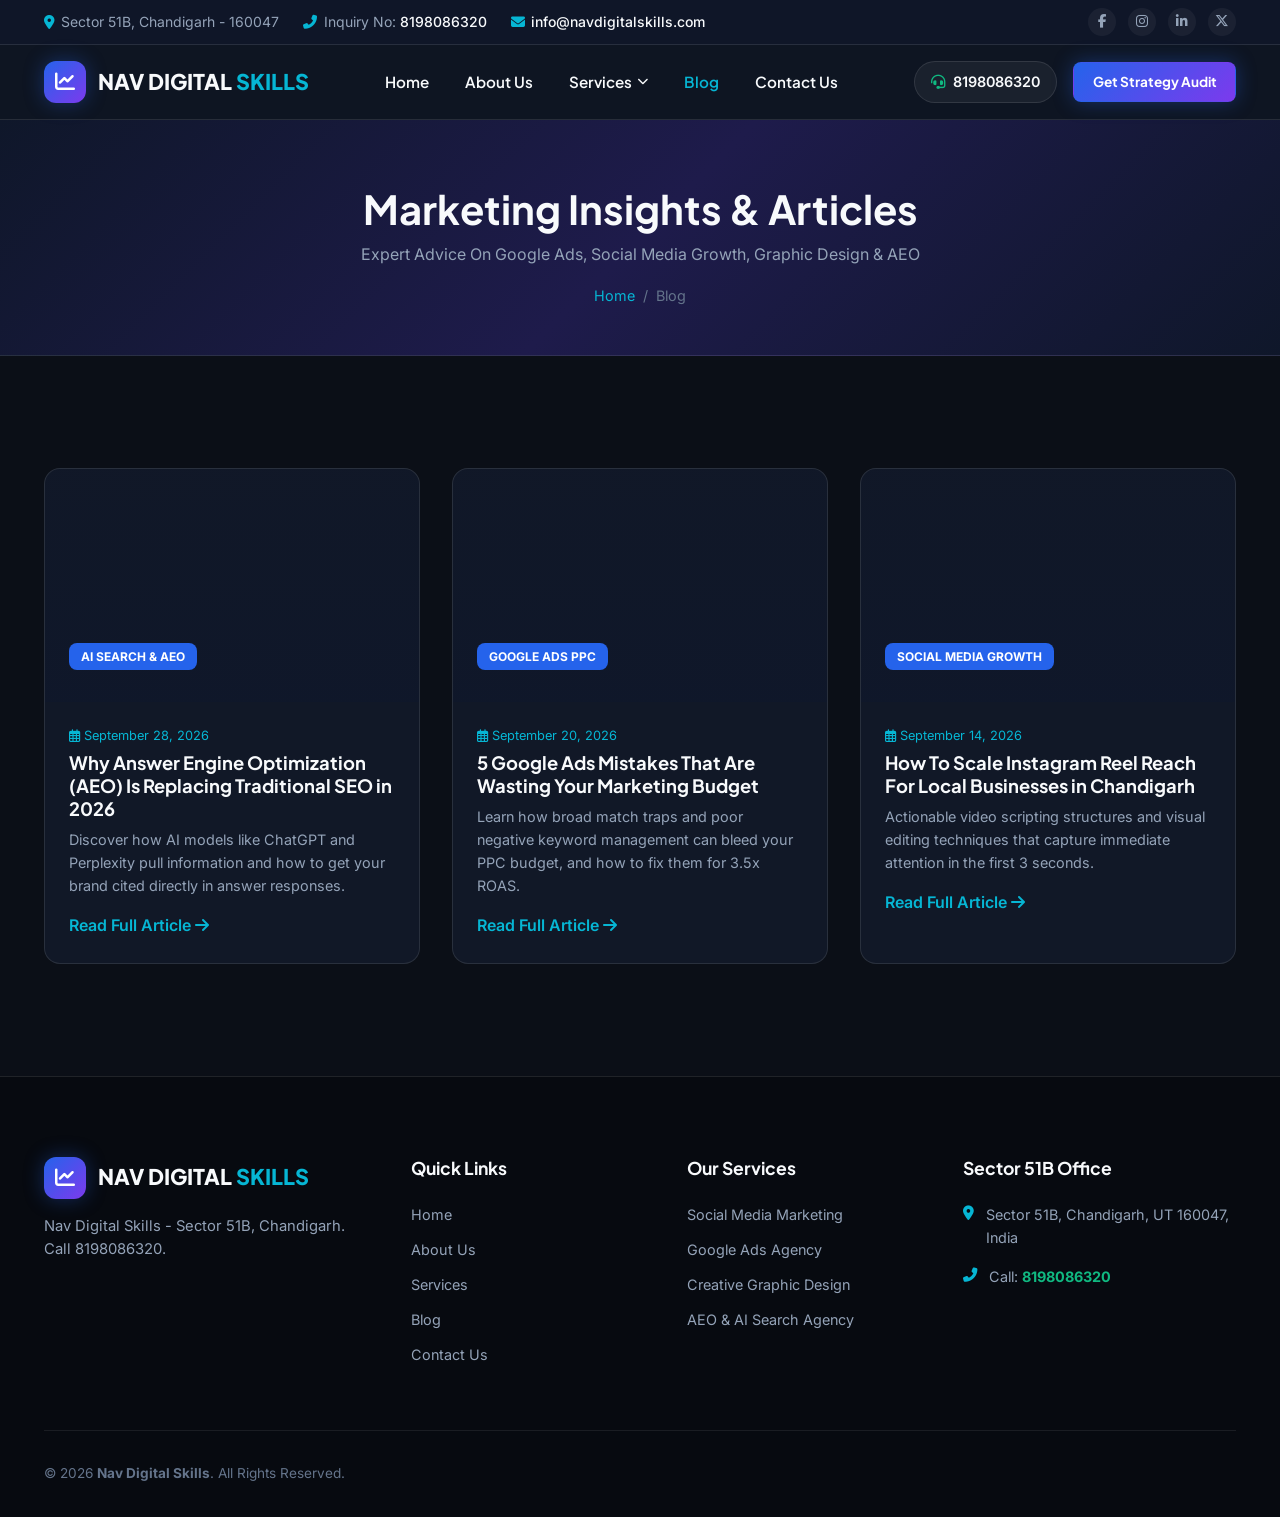
<file: blog.html>
<!DOCTYPE html>
<html lang="en">
<head>
  <meta charset="UTF-8">
  <meta name="viewport" content="width=device-width, initial-scale=1.0">
  <title>Digital Marketing Blog | Nav Digital Skills Sector 51B Chandigarh</title>
  <meta name="description" content="Read latest digital marketing insights, Google Ads tutorials, Social Media tips, and AI Search AEO strategies by Nav Digital Skills in Sector 51B, Chandigarh. Call 8198086320.">
  <meta name="keywords" content="Digital Marketing Blog, Google Ads Tips, Social Media Strategies, Graphic Design Trends, AEO Guides Chandigarh">
  <meta name="robots" content="index, follow, max-snippet:-1, max-image-preview:large, max-video-preview:-1">
  <meta name="author" content="Nav Digital Skills">
  <meta name="publisher" content="Nav Digital Skills">
  <meta name="theme-color" content="#2563eb">

  <!-- Canonical URL -->
  <link rel="canonical" href="https://navdigitalskills.com/blog.html">
  <link rel="manifest" href="site.webmanifest">

  <!-- Open Graph / Facebook -->
  <meta property="og:type" content="website">
  <meta property="og:url" content="https://navdigitalskills.com/blog.html">
  <meta property="og:title" content="Digital Marketing Blog | Nav Digital Skills Sector 51B Chandigarh">
  <meta property="og:description" content="Read latest digital marketing insights, Google Ads tutorials, Social Media tips, and AI Search AEO strategies by Nav Digital Skills in Sector 51B, Chandigarh. Call 8198086320.">
  <meta property="og:site_name" content="Nav Digital Skills">
  <meta property="og:locale" content="en_US">
  <meta property="og:image" content="https://navdigitalskills.com/assets/og-image.png">

  <!-- Twitter -->
  <meta name="twitter:card" content="summary_large_image">
  <meta name="twitter:url" content="https://navdigitalskills.com/blog.html">
  <meta name="twitter:title" content="Digital Marketing Blog | Nav Digital Skills Sector 51B Chandigarh">
  <meta name="twitter:description" content="Read latest digital marketing insights, Google Ads tutorials, Social Media tips, and AI Search AEO strategies by Nav Digital Skills in Sector 51B, Chandigarh. Call 8198086320.">
  <meta name="twitter:image" content="https://navdigitalskills.com/assets/og-image.png">

  <!-- Schema.org JSON-LD Structured Data for Blog & BreadcrumbList -->
  <script type="application/ld+json">
  {
    "@context": "https://schema.org",
    "@graph": [
      {
        "@type": "Blog",
        "@id": "https://navdigitalskills.com/blog.html#blog",
        "name": "Nav Digital Skills Marketing Blog",
        "description": "Expert advice and articles on Google Ads, Social Media Marketing, Graphic Design & Answer Engine Optimization.",
        "publisher": {
          "@type": "Organization",
          "name": "Nav Digital Skills",
          "url": "https://navdigitalskills.com/"
        }
      },
      {
        "@type": "BreadcrumbList",
        "@id": "https://navdigitalskills.com/blog.html#breadcrumb",
        "itemListElement": [
          {
            "@type": "ListItem",
            "position": 1,
            "name": "Home",
            "item": "https://navdigitalskills.com/"
          },
          {
            "@type": "ListItem",
            "position": 2,
            "name": "Blog",
            "item": "https://navdigitalskills.com/blog.html"
          }
        ]
      }
    ]
  }
  </script>

  <!-- Google Fonts -->
  <link rel="preconnect" href="https://fonts.googleapis.com">
  <link rel="preconnect" href="https://fonts.gstatic.com" crossorigin>
  <link href="https://fonts.googleapis.com/css2?family=Inter:wght@300;400;500;600;700&family=Plus+Jakarta+Sans:wght@500;600;700;800&display=swap" rel="stylesheet">

  <!-- FontAwesome Icons -->
  <link rel="stylesheet" href="https://cdnjs.cloudflare.com/ajax/libs/font-awesome/6.5.1/css/all.min.css">

  <!-- Custom Stylesheet -->
  <link rel="stylesheet" href="css/styles.css">
</head>
<body>

  <!-- Top Info Bar -->
  <div class="top-bar">
    <div class="container">
      <div class="top-info">
        <div class="top-info-item">
          <i class="fas fa-location-dot"></i>
          <span>Sector 51B, Chandigarh - 160047</span>
        </div>
        <div class="top-info-item">
          <i class="fas fa-phone-alt"></i>
          <span>Inquiry No: <a href="tel:8198086320">8198086320</a></span>
        </div>
        <div class="top-info-item">
          <i class="fas fa-envelope"></i>
          <span><a href="mailto:info@navdigitalskills.com">info@navdigitalskills.com</a></span>
        </div>
      </div>
      <div class="top-social">
        <a href="#" class="social-link" aria-label="Facebook"><i class="fab fa-facebook-f"></i></a>
        <a href="#" class="social-link" aria-label="Instagram"><i class="fab fa-instagram"></i></a>
        <a href="#" class="social-link" aria-label="LinkedIn"><i class="fab fa-linkedin-in"></i></a>
        <a href="#" class="social-link" aria-label="Twitter"><i class="fab fa-x-twitter"></i></a>
      </div>
    </div>
  </div>

  <!-- Header Navbar -->
  <header class="site-header">
    <div class="container nav-container">
      <a href="index.html" class="brand-logo">
        <div class="logo-icon"><i class="fas fa-chart-line"></i></div>
        <div class="logo-text">NAV DIGITAL <span>SKILLS</span></div>
      </a>

      <!-- Navigation Menu -->
      <nav class="main-nav" aria-label="Main Header Navigation">
        <ul class="nav-list">
          <li class="nav-item">
            <a href="index.html" class="nav-link">Home</a>
          </li>
          <li class="nav-item">
            <a href="about-us.html" class="nav-link">About Us</a>
          </li>
          <li class="nav-item has-dropdown">
            <a href="services.html" class="nav-link">
              Services <i class="fas fa-chevron-down arrow-icon"></i>
            </a>
            <div class="dropdown-menu">
              <a href="social-media-marketing-agency.html" class="dropdown-item">
                Social Media Marketing Agency That Builds Brands &amp; Drives Growth
              </a>
              <a href="google-ads-agency.html" class="dropdown-item">
                Google Ads Agency
              </a>
              <a href="graphics-designing-agency.html" class="dropdown-item">
                Creative Graphic Design Agency for Powerful Brand Visuals
              </a>
              <a href="aeo-agency.html" class="dropdown-item">
                AEO Agency for Answer Engine Optimization &amp; AI Search Visibility
              </a>
            </div>
          </li>
          <li class="nav-item active">
            <a href="blog.html" class="nav-link">Blog</a>
          </li>
          <li class="nav-item">
            <a href="contact-us.html" class="nav-link">Contact Us</a>
          </li>
        </ul>
      </nav>

      <div class="header-actions">
        <a href="tel:8198086320" class="phone-btn-quick">
          <i class="fas fa-headset"></i> 8198086320
        </a>
        <a href="contact-us.html" class="btn btn-primary btn-sm">Get Strategy Audit</a>
        <button class="hamburger-btn" aria-label="Toggle Navigation Drawer">
          <span></span><span></span><span></span>
        </button>
      </div>
    </div>
  </header>

  <!-- Mobile Drawer -->
  <div class="drawer-overlay"></div>
  <div class="mobile-drawer">
    <div>
      <div class="mobile-drawer-header">
        <a href="index.html" class="brand-logo">
          <div class="logo-icon"><i class="fas fa-chart-line"></i></div>
          <div class="logo-text">NAV DIGITAL <span>SKILLS</span></div>
        </a>
        <button class="drawer-close-btn">&times;</button>
      </div>
      <nav class="mobile-nav-list">
        <a href="index.html" class="mobile-nav-link">Home</a>
        <a href="about-us.html" class="mobile-nav-link">About Us</a>
        <div class="mobile-nav-item">
          <a href="services.html" class="mobile-nav-link">Services</a>
          <div class="mobile-submenu">
            <a href="social-media-marketing-agency.html">Social Media Marketing Agency</a>
            <a href="google-ads-agency.html">Google Ads Agency</a>
            <a href="graphics-designing-agency.html">Creative Graphic Design Agency</a>
            <a href="aeo-agency.html">AEO &amp; AI Search Agency</a>
          </div>
        </div>
        <a href="blog.html" class="mobile-nav-link">Blog</a>
        <a href="contact-us.html" class="mobile-nav-link">Contact Us</a>
      </nav>
    </div>
    <div class="mobile-drawer-contact" style="margin-top: 2rem; padding-top: 1rem; border-top: 1px solid var(--glass-border);">
      <p style="font-size: 0.85rem; color: var(--text-muted);">Inquiry Phone:</p>
      <a href="tel:8198086320" class="btn btn-emerald btn-lg" style="width: 100%; margin-top: 0.5rem;">
        <i class="fas fa-phone-alt"></i> Call 8198086320
      </a>
    </div>
  </div>

  <!-- Page Header Banner -->
  <section class="page-header-banner">
    <div class="container">
      <h1 class="page-header-title">Marketing Insights &amp; Articles</h1>
      <p style="color: var(--text-secondary); max-width: 600px; margin: 0 auto 1rem auto;">
        Expert Advice On Google Ads, Social Media Growth, Graphic Design &amp; AEO
      </p>
      <div class="breadcrumb">
        <a href="index.html">Home</a> <span>/</span> <span>Blog</span>
      </div>
    </div>
  </section>

  <!-- Blog Articles Grid -->
  <section class="section-padding">
    <div class="container">
      <div class="projects-grid">

        <!-- Article 1 -->
        <div class="project-card">
          <div class="project-img-wrapper" style="background-image: url('https://images.unsplash.com/photo-1533750349088-cd871a92f312?auto=format&fit=crop&w=800&q=80');">
            <div class="project-overlay">
              <span class="project-category">AI Search &amp; AEO</span>
            </div>
          </div>
          <div class="project-content">
            <p style="font-size: 0.8rem; color: var(--accent-cyan); margin-bottom: 0.25rem;"><i class="far fa-calendar-alt"></i> September 28, 2026</p>
            <h3 class="project-title">Why Answer Engine Optimization (AEO) Is Replacing Traditional SEO in 2026</h3>
            <p style="font-size: 0.9rem; color: var(--text-secondary); margin-bottom: 1rem;">
              Discover how AI models like ChatGPT and Perplexity pull information and how to get your brand cited directly in answer responses.
            </p>
            <a href="#" style="font-weight: 600; color: var(--accent-cyan);">Read Full Article <i class="fas fa-arrow-right"></i></a>
          </div>
        </div>

        <!-- Article 2 -->
        <div class="project-card">
          <div class="project-img-wrapper" style="background-image: url('https://images.unsplash.com/photo-1557838923-2985c318be48?auto=format&fit=crop&w=800&q=80');">
            <div class="project-overlay">
              <span class="project-category">Google Ads PPC</span>
            </div>
          </div>
          <div class="project-content">
            <p style="font-size: 0.8rem; color: var(--accent-cyan); margin-bottom: 0.25rem;"><i class="far fa-calendar-alt"></i> September 20, 2026</p>
            <h3 class="project-title">5 Google Ads Mistakes That Are Wasting Your Marketing Budget</h3>
            <p style="font-size: 0.9rem; color: var(--text-secondary); margin-bottom: 1rem;">
              Learn how broad match traps and poor negative keyword management can bleed your PPC budget, and how to fix them for 3.5x ROAS.
            </p>
            <a href="#" style="font-weight: 600; color: var(--accent-cyan);">Read Full Article <i class="fas fa-arrow-right"></i></a>
          </div>
        </div>

        <!-- Article 3 -->
        <div class="project-card">
          <div class="project-img-wrapper" style="background-image: url('https://images.unsplash.com/photo-1611162617213-7d7a39e9b1d7?auto=format&fit=crop&w=800&q=80');">
            <div class="project-overlay">
              <span class="project-category">Social Media Growth</span>
            </div>
          </div>
          <div class="project-content">
            <p style="font-size: 0.8rem; color: var(--accent-cyan); margin-bottom: 0.25rem;"><i class="far fa-calendar-alt"></i> September 14, 2026</p>
            <h3 class="project-title">How To Scale Instagram Reel Reach For Local Businesses in Chandigarh</h3>
            <p style="font-size: 0.9rem; color: var(--text-secondary); margin-bottom: 1rem;">
              Actionable video scripting structures and visual editing techniques that capture immediate attention in the first 3 seconds.
            </p>
            <a href="#" style="font-weight: 600; color: var(--accent-cyan);">Read Full Article <i class="fas fa-arrow-right"></i></a>
          </div>
        </div>

      </div>
    </div>
  </section>

  <!-- Footer -->
  <footer class="site-footer">
    <div class="container">
      <div class="footer-grid">
        <div class="footer-brand">
          <a href="index.html" class="brand-logo">
            <div class="logo-icon"><i class="fas fa-chart-line"></i></div>
            <div class="logo-text">NAV DIGITAL <span>SKILLS</span></div>
          </a>
          <p>Nav Digital Skills - Sector 51B, Chandigarh. Call 8198086320.</p>
        </div>
        <div>
          <h4 class="footer-title">Quick Links</h4>
          <div class="footer-links">
            <a href="index.html">Home</a>
            <a href="about-us.html">About Us</a>
            <a href="services.html">Services</a>
            <a href="blog.html">Blog</a>
            <a href="contact-us.html">Contact Us</a>
          </div>
        </div>
        <div>
          <h4 class="footer-title">Our Services</h4>
          <div class="footer-links">
            <a href="social-media-marketing-agency.html">Social Media Marketing</a>
            <a href="google-ads-agency.html">Google Ads Agency</a>
            <a href="graphics-designing-agency.html">Creative Graphic Design</a>
            <a href="aeo-agency.html">AEO &amp; AI Search Agency</a>
          </div>
        </div>
        <div>
          <h4 class="footer-title">Sector 51B Office</h4>
          <div class="contact-info-list">
            <div class="contact-info-item">
              <i class="fas fa-map-marker-alt"></i>
              <span>Sector 51B, Chandigarh, UT 160047, India</span>
            </div>
            <div class="contact-info-item">
              <i class="fas fa-phone-alt"></i>
              <span>Call: <a href="tel:8198086320" style="color: var(--accent-emerald); font-weight:700;">8198086320</a></span>
            </div>
          </div>
        </div>
      </div>
      <div class="footer-bottom">
        <div>&copy; 2026 <strong>Nav Digital Skills</strong>. All Rights Reserved.</div>
      </div>
    </div>
  </footer>

  <!-- Sticky Mobile Action Bar -->
  <div class="sticky-call-bar">
    <a href="tel:8198086320" class="sticky-call-btn phone">
      <i class="fas fa-phone-alt"></i> Call 8198086320
    </a>
    <a href="https://wa.me/918198086320?text=Hello%20Nav%20Digital%20Skills,%20I%20read%20your%20blog." target="_blank" class="sticky-call-btn whatsapp">
      <i class="fab fa-whatsapp"></i> WhatsApp Us
    </a>
  </div>

  <script src="js/main.js"></script>
</body>
</html>
</file>
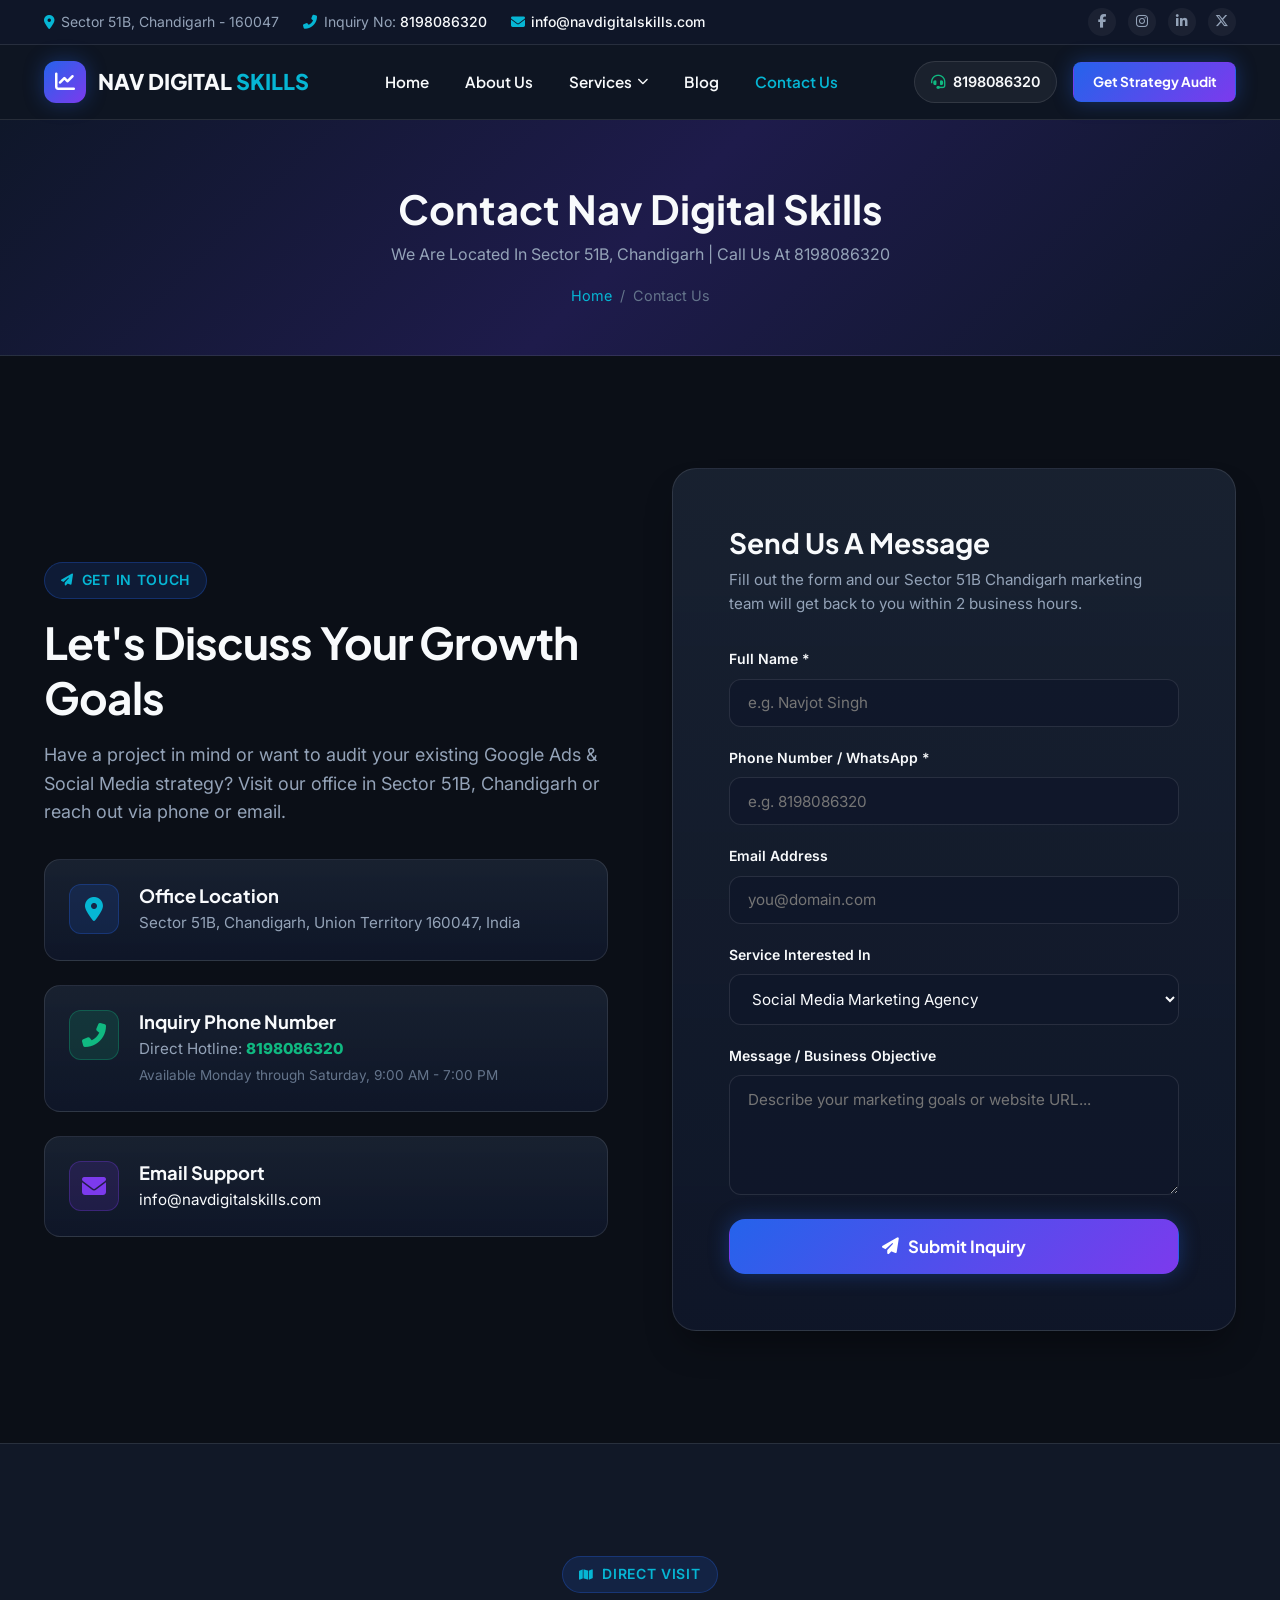
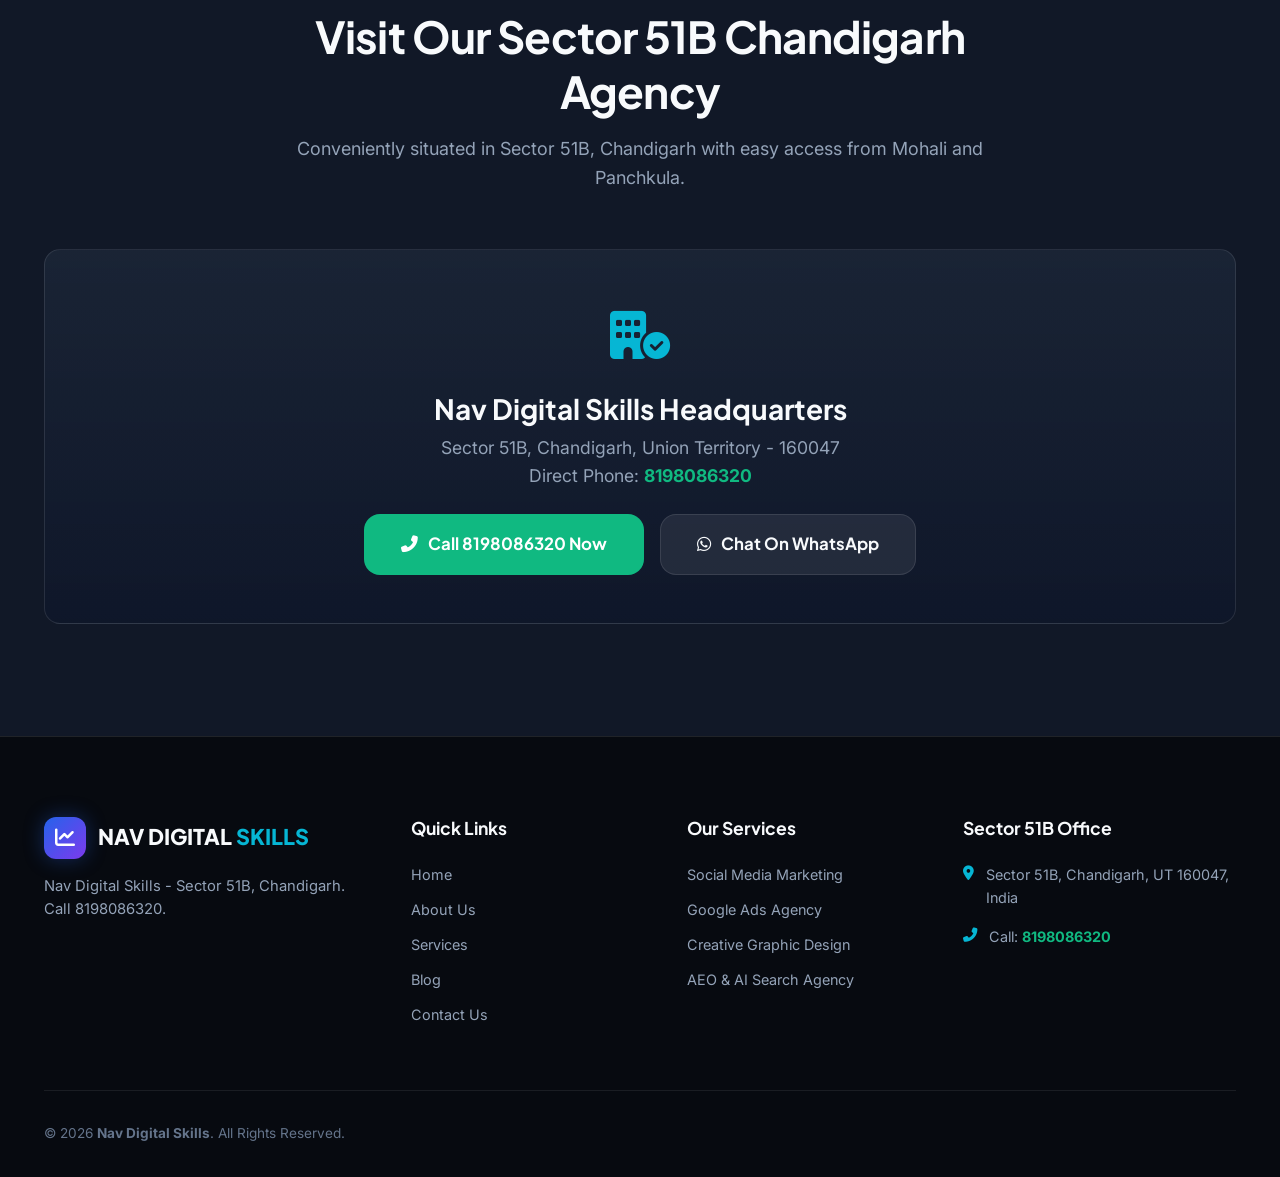
<file: contact-us.html>
<!DOCTYPE html>
<html lang="en">
<head>
  <meta charset="UTF-8">
  <meta name="viewport" content="width=device-width, initial-scale=1.0">
  <title>Contact Us | Nav Digital Skills Sector 51B Chandigarh</title>
  <meta name="description" content="Contact Nav Digital Skills - Premier Digital Marketing Agency in Sector 51B, Chandigarh. Inquiry Phone: 8198086320. Get free marketing audit & consultation today.">
  <meta name="keywords" content="Contact Nav Digital Skills, Digital Marketing Office Chandigarh, Sector 51B Marketing Inquiry, Free Digital Marketing Audit">
  <meta name="robots" content="index, follow, max-snippet:-1, max-image-preview:large, max-video-preview:-1">
  <meta name="author" content="Nav Digital Skills">
  <meta name="publisher" content="Nav Digital Skills">
  <meta name="theme-color" content="#2563eb">

  <!-- Canonical URL -->
  <link rel="canonical" href="https://navdigitalskills.com/contact-us.html">
  <link rel="manifest" href="site.webmanifest">

  <!-- Open Graph / Facebook -->
  <meta property="og:type" content="website">
  <meta property="og:url" content="https://navdigitalskills.com/contact-us.html">
  <meta property="og:title" content="Contact Us | Nav Digital Skills Sector 51B Chandigarh">
  <meta property="og:description" content="Contact Nav Digital Skills - Premier Digital Marketing Agency in Sector 51B, Chandigarh. Inquiry Phone: 8198086320. Get free marketing audit & consultation today.">
  <meta property="og:site_name" content="Nav Digital Skills">
  <meta property="og:locale" content="en_US">
  <meta property="og:image" content="https://navdigitalskills.com/assets/og-image.png">

  <!-- Twitter -->
  <meta name="twitter:card" content="summary_large_image">
  <meta name="twitter:url" content="https://navdigitalskills.com/contact-us.html">
  <meta name="twitter:title" content="Contact Us | Nav Digital Skills Sector 51B Chandigarh">
  <meta name="twitter:description" content="Contact Nav Digital Skills - Premier Digital Marketing Agency in Sector 51B, Chandigarh. Inquiry Phone: 8198086320. Get free marketing audit & consultation today.">
  <meta name="twitter:image" content="https://navdigitalskills.com/assets/og-image.png">

  <!-- Schema.org JSON-LD Structured Data for ContactPage & LocalBusiness -->
  <script type="application/ld+json">
  {
    "@context": "https://schema.org",
    "@graph": [
      {
        "@type": "ContactPage",
        "@id": "https://navdigitalskills.com/contact-us.html#webpage",
        "url": "https://navdigitalskills.com/contact-us.html",
        "name": "Contact Us | Nav Digital Skills",
        "description": "Get in touch with Nav Digital Skills in Sector 51B, Chandigarh for Google Ads, Social Media Marketing, Graphic Design & AEO.",
        "isPartOf": {
          "@type": "WebSite",
          "@id": "https://navdigitalskills.com/#website",
          "name": "Nav Digital Skills",
          "url": "https://navdigitalskills.com/"
        }
      },
      {
        "@type": "LocalBusiness",
        "@id": "https://navdigitalskills.com/#organization",
        "name": "Nav Digital Skills",
        "telephone": "+91-8198086320",
        "email": "info@navdigitalskills.com",
        "address": {
          "@type": "PostalAddress",
          "streetAddress": "Sector 51B",
          "addressLocality": "Chandigarh",
          "addressRegion": "UT",
          "postalCode": "160047",
          "addressCountry": "IN"
        },
        "geo": {
          "@type": "GeoCoordinates",
          "latitude": 30.7046,
          "longitude": 76.7352
        }
      },
      {
        "@type": "BreadcrumbList",
        "@id": "https://navdigitalskills.com/contact-us.html#breadcrumb",
        "itemListElement": [
          {
            "@type": "ListItem",
            "position": 1,
            "name": "Home",
            "item": "https://navdigitalskills.com/"
          },
          {
            "@type": "ListItem",
            "position": 2,
            "name": "Contact Us",
            "item": "https://navdigitalskills.com/contact-us.html"
          }
        ]
      }
    ]
  }
  </script>

  <!-- Google Fonts -->
  <link rel="preconnect" href="https://fonts.googleapis.com">
  <link rel="preconnect" href="https://fonts.gstatic.com" crossorigin>
  <link href="https://fonts.googleapis.com/css2?family=Inter:wght@300;400;500;600;700&family=Plus+Jakarta+Sans:wght@500;600;700;800&display=swap" rel="stylesheet">

  <!-- FontAwesome Icons -->
  <link rel="stylesheet" href="https://cdnjs.cloudflare.com/ajax/libs/font-awesome/6.5.1/css/all.min.css">

  <!-- Custom Stylesheet -->
  <link rel="stylesheet" href="css/styles.css">
</head>
<body>

  <!-- Top Info Bar -->
  <div class="top-bar">
    <div class="container">
      <div class="top-info">
        <div class="top-info-item">
          <i class="fas fa-location-dot"></i>
          <span>Sector 51B, Chandigarh - 160047</span>
        </div>
        <div class="top-info-item">
          <i class="fas fa-phone-alt"></i>
          <span>Inquiry No: <a href="tel:8198086320">8198086320</a></span>
        </div>
        <div class="top-info-item">
          <i class="fas fa-envelope"></i>
          <span><a href="mailto:info@navdigitalskills.com">info@navdigitalskills.com</a></span>
        </div>
      </div>
      <div class="top-social">
        <a href="#" class="social-link" aria-label="Facebook"><i class="fab fa-facebook-f"></i></a>
        <a href="#" class="social-link" aria-label="Instagram"><i class="fab fa-instagram"></i></a>
        <a href="#" class="social-link" aria-label="LinkedIn"><i class="fab fa-linkedin-in"></i></a>
        <a href="#" class="social-link" aria-label="Twitter"><i class="fab fa-x-twitter"></i></a>
      </div>
    </div>
  </div>

  <!-- Header Navbar -->
  <header class="site-header">
    <div class="container nav-container">
      <a href="index.html" class="brand-logo">
        <div class="logo-icon"><i class="fas fa-chart-line"></i></div>
        <div class="logo-text">NAV DIGITAL <span>SKILLS</span></div>
      </a>

      <!-- Navigation Menu -->
      <nav class="main-nav" aria-label="Main Header Navigation">
        <ul class="nav-list">
          <li class="nav-item">
            <a href="index.html" class="nav-link">Home</a>
          </li>
          <li class="nav-item">
            <a href="about-us.html" class="nav-link">About Us</a>
          </li>
          <li class="nav-item has-dropdown">
            <a href="services.html" class="nav-link">
              Services <i class="fas fa-chevron-down arrow-icon"></i>
            </a>
            <div class="dropdown-menu">
              <a href="social-media-marketing-agency.html" class="dropdown-item">
                Social Media Marketing Agency That Builds Brands &amp; Drives Growth
              </a>
              <a href="google-ads-agency.html" class="dropdown-item">
                Google Ads Agency
              </a>
              <a href="graphics-designing-agency.html" class="dropdown-item">
                Creative Graphic Design Agency for Powerful Brand Visuals
              </a>
              <a href="aeo-agency.html" class="dropdown-item">
                AEO Agency for Answer Engine Optimization &amp; AI Search Visibility
              </a>
            </div>
          </li>
          <li class="nav-item">
            <a href="blog.html" class="nav-link">Blog</a>
          </li>
          <li class="nav-item active">
            <a href="contact-us.html" class="nav-link">Contact Us</a>
          </li>
        </ul>
      </nav>

      <div class="header-actions">
        <a href="tel:8198086320" class="phone-btn-quick">
          <i class="fas fa-headset"></i> 8198086320
        </a>
        <a href="contact-us.html" class="btn btn-primary btn-sm">Get Strategy Audit</a>
        <button class="hamburger-btn" aria-label="Toggle Navigation Drawer">
          <span></span><span></span><span></span>
        </button>
      </div>
    </div>
  </header>

  <!-- Mobile Drawer -->
  <div class="drawer-overlay"></div>
  <div class="mobile-drawer">
    <div>
      <div class="mobile-drawer-header">
        <a href="index.html" class="brand-logo">
          <div class="logo-icon"><i class="fas fa-chart-line"></i></div>
          <div class="logo-text">NAV DIGITAL <span>SKILLS</span></div>
        </a>
        <button class="drawer-close-btn">&times;</button>
      </div>
      <nav class="mobile-nav-list">
        <a href="index.html" class="mobile-nav-link">Home</a>
        <a href="about-us.html" class="mobile-nav-link">About Us</a>
        <div class="mobile-nav-item">
          <a href="services.html" class="mobile-nav-link">Services</a>
          <div class="mobile-submenu">
            <a href="social-media-marketing-agency.html">Social Media Marketing Agency</a>
            <a href="google-ads-agency.html">Google Ads Agency</a>
            <a href="graphics-designing-agency.html">Creative Graphic Design Agency</a>
            <a href="aeo-agency.html">AEO &amp; AI Search Agency</a>
          </div>
        </div>
        <a href="blog.html" class="mobile-nav-link">Blog</a>
        <a href="contact-us.html" class="mobile-nav-link">Contact Us</a>
      </nav>
    </div>
    <div class="mobile-drawer-contact" style="margin-top: 2rem; padding-top: 1rem; border-top: 1px solid var(--glass-border);">
      <p style="font-size: 0.85rem; color: var(--text-muted);">Inquiry Phone:</p>
      <a href="tel:8198086320" class="btn btn-emerald btn-lg" style="width: 100%; margin-top: 0.5rem;">
        <i class="fas fa-phone-alt"></i> Call 8198086320
      </a>
    </div>
  </div>

  <!-- Page Header Banner -->
  <section class="page-header-banner">
    <div class="container">
      <h1 class="page-header-title">Contact Nav Digital Skills</h1>
      <p style="color: var(--text-secondary); max-width: 600px; margin: 0 auto 1rem auto;">
        We Are Located In Sector 51B, Chandigarh | Call Us At 8198086320
      </p>
      <div class="breadcrumb">
        <a href="index.html">Home</a> <span>/</span> <span>Contact Us</span>
      </div>
    </div>
  </section>

  <!-- Contact Information & Form -->
  <section class="section-padding">
    <div class="container">
      <div class="about-grid">

        <!-- Contact Cards Info -->
        <div>
          <span class="badge-subtitle"><i class="fas fa-paper-plane"></i> Get In Touch</span>
          <h2 class="section-main-title">Let's Discuss Your Growth Goals</h2>
          <p class="section-desc">
            Have a project in mind or want to audit your existing Google Ads &amp; Social Media strategy? Visit our office in Sector 51B, Chandigarh or reach out via phone or email.
          </p>

          <div style="display: flex; flex-direction: column; gap: 1.5rem; margin-top: 2rem;">
            <!-- Address Card -->
            <div class="card-glass" style="padding: 1.5rem; display: flex; align-items: flex-start; gap: 1.25rem;">
              <div style="width: 50px; height: 50px; border-radius: var(--radius-md); background: rgba(37,99,235,0.15); border: 1px solid rgba(37,99,235,0.3); color: var(--accent-cyan); display: flex; align-items: center; justify-content: center; font-size: 1.5rem; flex-shrink: 0;">
                <i class="fas fa-location-dot"></i>
              </div>
              <div>
                <h4 style="font-size: 1.15rem; margin-bottom: 0.25rem;">Office Location</h4>
                <p style="font-size: 0.95rem; color: var(--text-secondary); margin-bottom: 0;">
                  Sector 51B, Chandigarh, Union Territory 160047, India
                </p>
              </div>
            </div>

            <!-- Phone Card -->
            <div class="card-glass" style="padding: 1.5rem; display: flex; align-items: flex-start; gap: 1.25rem;">
              <div style="width: 50px; height: 50px; border-radius: var(--radius-md); background: rgba(16,185,129,0.15); border: 1px solid rgba(16,185,129,0.3); color: var(--accent-emerald); display: flex; align-items: center; justify-content: center; font-size: 1.5rem; flex-shrink: 0;">
                <i class="fas fa-phone-alt"></i>
              </div>
              <div>
                <h4 style="font-size: 1.15rem; margin-bottom: 0.25rem;">Inquiry Phone Number</h4>
                <p style="font-size: 0.95rem; color: var(--text-secondary); margin-bottom: 0.25rem;">
                  Direct Hotline: <a href="tel:8198086320" style="color: var(--accent-emerald); font-weight: 800;">8198086320</a>
                </p>
                <p style="font-size: 0.85rem; color: var(--text-muted); margin-bottom: 0;">Available Monday through Saturday, 9:00 AM - 7:00 PM</p>
              </div>
            </div>

            <!-- Email Card -->
            <div class="card-glass" style="padding: 1.5rem; display: flex; align-items: flex-start; gap: 1.25rem;">
              <div style="width: 50px; height: 50px; border-radius: var(--radius-md); background: rgba(124,58,237,0.15); border: 1px solid rgba(124,58,237,0.3); color: var(--accent-purple); display: flex; align-items: center; justify-content: center; font-size: 1.5rem; flex-shrink: 0;">
                <i class="fas fa-envelope"></i>
              </div>
              <div>
                <h4 style="font-size: 1.15rem; margin-bottom: 0.25rem;">Email Support</h4>
                <p style="font-size: 0.95rem; color: var(--text-secondary); margin-bottom: 0;">
                  <a href="mailto:info@navdigitalskills.com" style="color: var(--text-primary);">info@navdigitalskills.com</a>
                </p>
              </div>
            </div>
          </div>
        </div>

        <!-- Contact Form Box -->
        <div class="inquiry-box">
          <h3 style="font-size: 1.75rem; margin-bottom: 0.5rem;">Send Us A Message</h3>
          <p style="color: var(--text-secondary); font-size: 0.95rem; margin-bottom: 2rem;">
            Fill out the form and our Sector 51B Chandigarh marketing team will get back to you within 2 business hours.
          </p>

          <form id="agencyInquiryForm">
            <div class="form-group" style="margin-bottom: 1.25rem;">
              <label for="clientName" class="form-label">Full Name *</label>
              <input type="text" id="clientName" class="form-control" placeholder="e.g. Navjot Singh" required>
            </div>

            <div class="form-group" style="margin-bottom: 1.25rem;">
              <label for="clientPhone" class="form-label">Phone Number / WhatsApp *</label>
              <input type="tel" id="clientPhone" class="form-control" placeholder="e.g. 8198086320" required>
            </div>

            <div class="form-group" style="margin-bottom: 1.25rem;">
              <label for="clientEmail" class="form-label">Email Address</label>
              <input type="email" id="clientEmail" class="form-control" placeholder="you@domain.com">
            </div>

            <div class="form-group" style="margin-bottom: 1.25rem;">
              <label for="clientService" class="form-label">Service Interested In</label>
              <select id="clientService" class="form-control">
                <option value="Social Media Marketing">Social Media Marketing Agency</option>
                <option value="Google Ads">Google Ads Agency</option>
                <option value="Graphic Design">Creative Graphic Design</option>
                <option value="AEO & AI Search">AEO &amp; AI Search Visibility</option>
                <option value="Full Package">Full Digital Marketing Package</option>
              </select>
            </div>

            <div class="form-group" style="margin-bottom: 1.5rem;">
              <label for="clientMessage" class="form-label">Message / Business Objective</label>
              <textarea id="clientMessage" class="form-control" placeholder="Describe your marketing goals or website URL..."></textarea>
            </div>

            <button type="submit" class="btn btn-primary btn-lg" style="width: 100%;">
              <i class="fas fa-paper-plane"></i> Submit Inquiry
            </button>

            <div id="formResponseMessage" style="display: none; margin-top: 1.5rem; text-align: center; font-weight: 600;"></div>
          </form>
        </div>

      </div>
    </div>
  </section>

  <!-- Location Map Visual Section -->
  <section class="section-padding" style="background: var(--bg-surface-1); border-top: 1px solid var(--glass-border);">
    <div class="container">
      <div class="section-title-wrap">
        <span class="badge-subtitle"><i class="fas fa-map"></i> Direct Visit</span>
        <h2 class="section-main-title">Visit Our Sector 51B Chandigarh Agency</h2>
        <p class="section-desc">Conveniently situated in Sector 51B, Chandigarh with easy access from Mohali and Panchkula.</p>
      </div>

      <div class="card-glass" style="text-align: center; padding: 3rem 1.5rem;">
        <div style="font-size: 3rem; color: var(--accent-cyan); margin-bottom: 1rem;">
          <i class="fas fa-building-circle-check"></i>
        </div>
        <h3 style="font-size: 1.75rem; margin-bottom: 0.5rem;">Nav Digital Skills Headquarters</h3>
        <p style="font-size: 1.1rem; color: var(--text-secondary); max-width: 600px; margin: 0 auto 1.5rem auto;">
          Sector 51B, Chandigarh, Union Territory - 160047<br>
          Direct Phone: <strong style="color: var(--accent-emerald);">8198086320</strong>
        </p>
        <div style="display: flex; justify-content: center; gap: 1rem; flex-wrap: wrap;">
          <a href="tel:8198086320" class="btn btn-emerald btn-lg"><i class="fas fa-phone-alt"></i> Call 8198086320 Now</a>
          <a href="https://wa.me/918198086320?text=Hello%20Nav%20Digital%20Skills,%20I%20want%20to%20visit%20your%20Sector%2051B%20Chandigarh%20office." target="_blank" class="btn btn-secondary btn-lg"><i class="fab fa-whatsapp"></i> Chat On WhatsApp</a>
        </div>
      </div>
    </div>
  </section>

  <!-- Footer -->
  <footer class="site-footer">
    <div class="container">
      <div class="footer-grid">
        <div class="footer-brand">
          <a href="index.html" class="brand-logo">
            <div class="logo-icon"><i class="fas fa-chart-line"></i></div>
            <div class="logo-text">NAV DIGITAL <span>SKILLS</span></div>
          </a>
          <p>Nav Digital Skills - Sector 51B, Chandigarh. Call 8198086320.</p>
        </div>
        <div>
          <h4 class="footer-title">Quick Links</h4>
          <div class="footer-links">
            <a href="index.html">Home</a>
            <a href="about-us.html">About Us</a>
            <a href="services.html">Services</a>
            <a href="blog.html">Blog</a>
            <a href="contact-us.html">Contact Us</a>
          </div>
        </div>
        <div>
          <h4 class="footer-title">Our Services</h4>
          <div class="footer-links">
            <a href="social-media-marketing-agency.html">Social Media Marketing</a>
            <a href="google-ads-agency.html">Google Ads Agency</a>
            <a href="graphics-designing-agency.html">Creative Graphic Design</a>
            <a href="aeo-agency.html">AEO &amp; AI Search Agency</a>
          </div>
        </div>
        <div>
          <h4 class="footer-title">Sector 51B Office</h4>
          <div class="contact-info-list">
            <div class="contact-info-item">
              <i class="fas fa-map-marker-alt"></i>
              <span>Sector 51B, Chandigarh, UT 160047, India</span>
            </div>
            <div class="contact-info-item">
              <i class="fas fa-phone-alt"></i>
              <span>Call: <a href="tel:8198086320" style="color: var(--accent-emerald); font-weight:700;">8198086320</a></span>
            </div>
          </div>
        </div>
      </div>
      <div class="footer-bottom">
        <div>&copy; 2026 <strong>Nav Digital Skills</strong>. All Rights Reserved.</div>
      </div>
    </div>
  </footer>

  <!-- Sticky Mobile Action Bar -->
  <div class="sticky-call-bar">
    <a href="tel:8198086320" class="sticky-call-btn phone">
      <i class="fas fa-phone-alt"></i> Call 8198086320
    </a>
    <a href="https://wa.me/918198086320?text=Hello%20Nav%20Digital%20Skills,%20I%20want%20to%20inquire." target="_blank" class="sticky-call-btn whatsapp">
      <i class="fab fa-whatsapp"></i> WhatsApp Us
    </a>
  </div>

  <script src="js/main.js"></script>
</body>
</html>
</file>
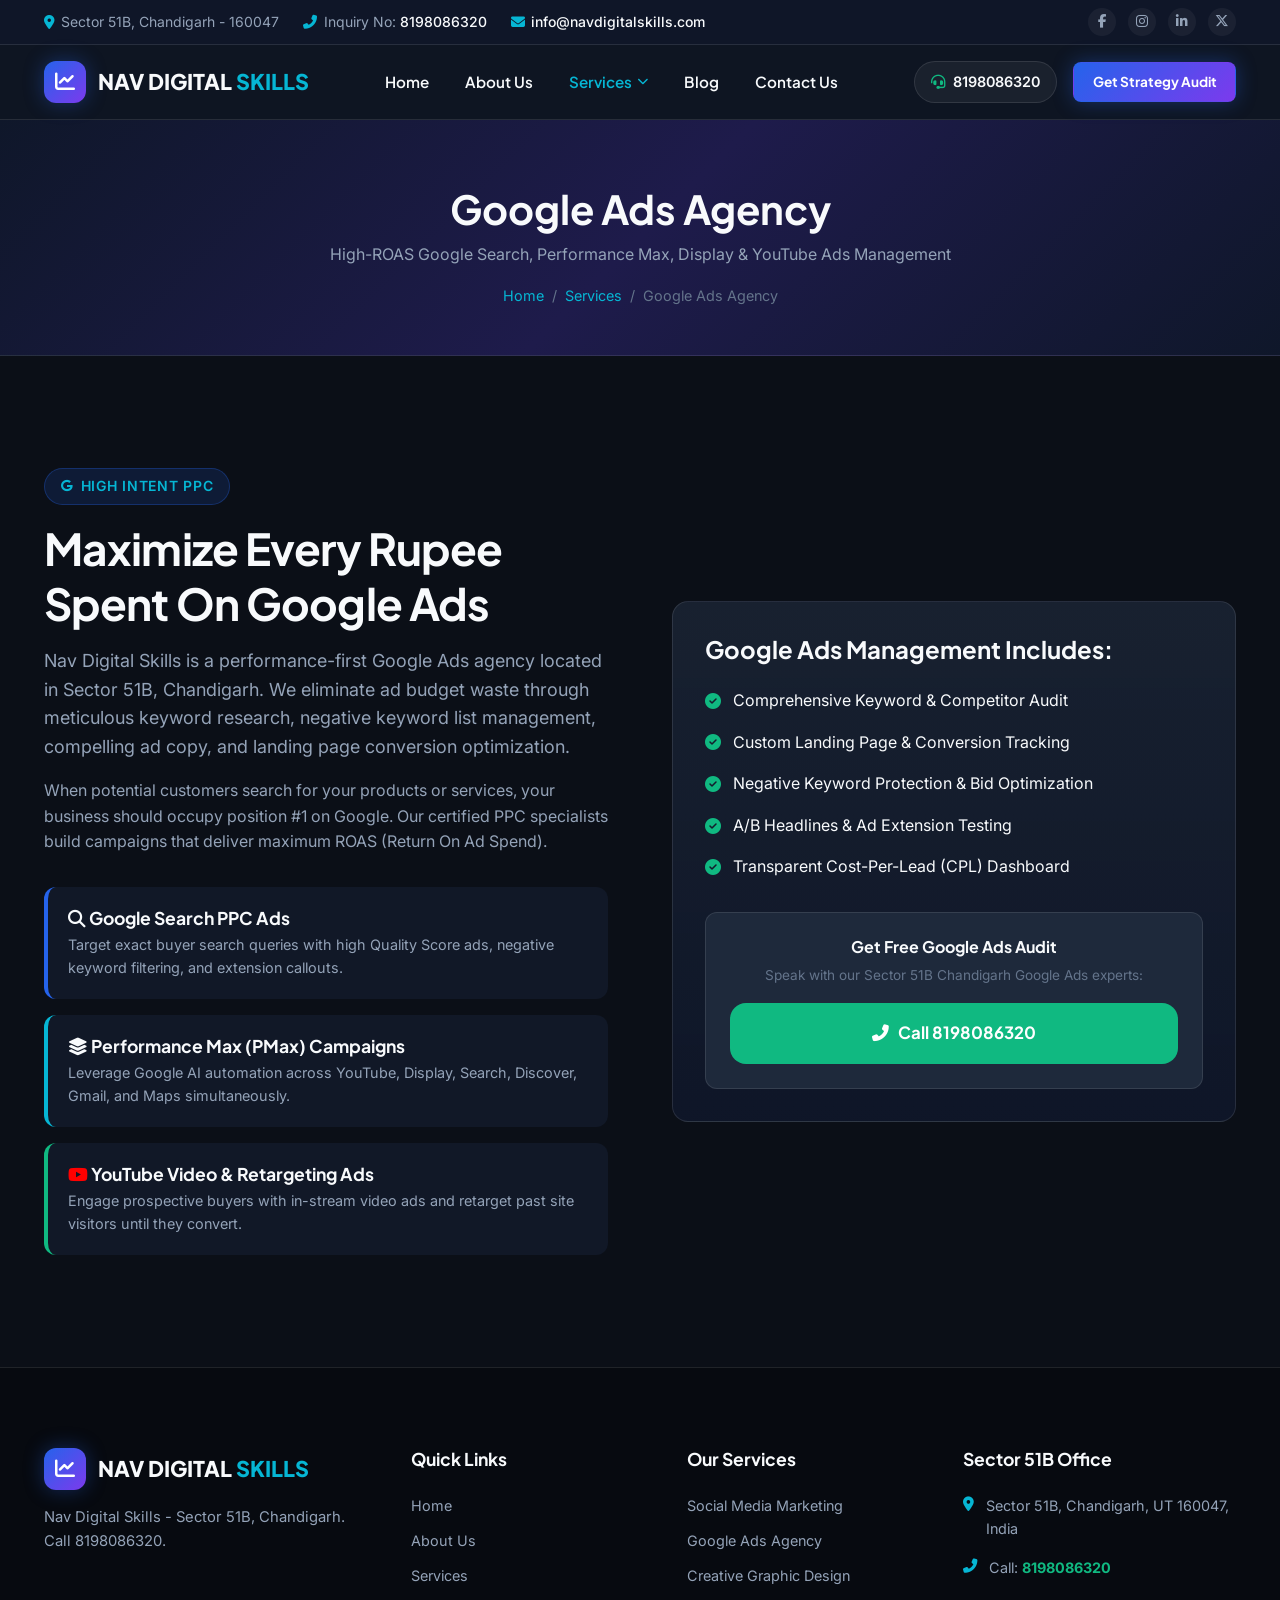
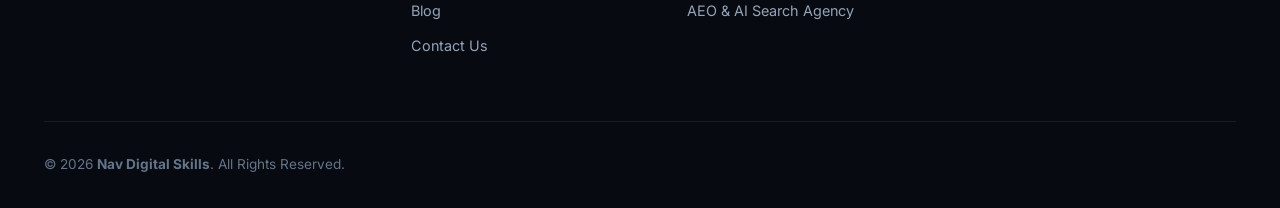
<file: google-ads-agency.html>
<!DOCTYPE html>
<html lang="en">
<head>
  <meta charset="UTF-8">
  <meta name="viewport" content="width=device-width, initial-scale=1.0">
  <title>Google Ads Agency | Nav Digital Skills Sector 51B Chandigarh</title>
  <meta name="description" content="Certified Google Ads Agency in Sector 51B, Chandigarh by Nav Digital Skills. Search PPC, Performance Max, Display & YouTube Ads. Call 8198086320.">
  <meta name="keywords" content="Google Ads Agency Chandigarh, PPC Agency Sector 51B, Pay Per Click Management, Performance Max Ads, YouTube Ads Agency">
  <meta name="robots" content="index, follow, max-snippet:-1, max-image-preview:large, max-video-preview:-1">
  <meta name="author" content="Nav Digital Skills">
  <meta name="publisher" content="Nav Digital Skills">
  <meta name="theme-color" content="#2563eb">

  <!-- Canonical URL -->
  <link rel="canonical" href="https://navdigitalskills.com/google-ads-agency.html">
  <link rel="manifest" href="site.webmanifest">

  <!-- Open Graph / Facebook -->
  <meta property="og:type" content="website">
  <meta property="og:url" content="https://navdigitalskills.com/google-ads-agency.html">
  <meta property="og:title" content="Google Ads Agency | Nav Digital Skills Sector 51B Chandigarh">
  <meta property="og:description" content="Certified Google Ads Agency in Sector 51B, Chandigarh. Search PPC, Performance Max, Display & YouTube Ads. Call 8198086320.">
  <meta property="og:site_name" content="Nav Digital Skills">
  <meta property="og:locale" content="en_US">
  <meta property="og:image" content="https://navdigitalskills.com/assets/og-image.png">

  <!-- Twitter -->
  <meta name="twitter:card" content="summary_large_image">
  <meta name="twitter:url" content="https://navdigitalskills.com/google-ads-agency.html">
  <meta name="twitter:title" content="Google Ads Agency | Nav Digital Skills Sector 51B Chandigarh">
  <meta name="twitter:description" content="Certified Google Ads Agency in Sector 51B, Chandigarh. Search PPC, Performance Max, Display & YouTube Ads. Call 8198086320.">
  <meta name="twitter:image" content="https://navdigitalskills.com/assets/og-image.png">

  <!-- Schema.org JSON-LD Structured Data for Service & BreadcrumbList -->
  <script type="application/ld+json">
  {
    "@context": "https://schema.org",
    "@graph": [
      {
        "@type": "Service",
        "@id": "https://navdigitalskills.com/google-ads-agency.html#service",
        "name": "Google Ads Agency & PPC Management",
        "provider": {
          "@type": "LocalBusiness",
          "name": "Nav Digital Skills",
          "telephone": "+91-8198086320",
          "address": {
            "@type": "PostalAddress",
            "streetAddress": "Sector 51B",
            "addressLocality": "Chandigarh",
            "postalCode": "160047",
            "addressCountry": "IN"
          }
        },
        "areaServed": {
          "@type": "City",
          "name": "Chandigarh"
        },
        "description": "Certified Google Ads Agency offering Search PPC, Performance Max, Display, and YouTube Video advertising services with high ROAS."
      },
      {
        "@type": "BreadcrumbList",
        "@id": "https://navdigitalskills.com/google-ads-agency.html#breadcrumb",
        "itemListElement": [
          {
            "@type": "ListItem",
            "position": 1,
            "name": "Home",
            "item": "https://navdigitalskills.com/"
          },
          {
            "@type": "ListItem",
            "position": 2,
            "name": "Services",
            "item": "https://navdigitalskills.com/services.html"
          },
          {
            "@type": "ListItem",
            "position": 3,
            "name": "Google Ads Agency",
            "item": "https://navdigitalskills.com/google-ads-agency.html"
          }
        ]
      }
    ]
  }
  </script>

  <!-- Google Fonts -->
  <link rel="preconnect" href="https://fonts.googleapis.com">
  <link rel="preconnect" href="https://fonts.gstatic.com" crossorigin>
  <link href="https://fonts.googleapis.com/css2?family=Inter:wght@300;400;500;600;700&family=Plus+Jakarta+Sans:wght@500;600;700;800&display=swap" rel="stylesheet">

  <!-- FontAwesome Icons -->
  <link rel="stylesheet" href="https://cdnjs.cloudflare.com/ajax/libs/font-awesome/6.5.1/css/all.min.css">

  <!-- Custom Stylesheet -->
  <link rel="stylesheet" href="css/styles.css">
</head>
<body>

  <!-- Top Info Bar -->
  <div class="top-bar">
    <div class="container">
      <div class="top-info">
        <div class="top-info-item">
          <i class="fas fa-location-dot"></i>
          <span>Sector 51B, Chandigarh - 160047</span>
        </div>
        <div class="top-info-item">
          <i class="fas fa-phone-alt"></i>
          <span>Inquiry No: <a href="tel:8198086320">8198086320</a></span>
        </div>
        <div class="top-info-item">
          <i class="fas fa-envelope"></i>
          <span><a href="mailto:info@navdigitalskills.com">info@navdigitalskills.com</a></span>
        </div>
      </div>
      <div class="top-social">
        <a href="#" class="social-link" aria-label="Facebook"><i class="fab fa-facebook-f"></i></a>
        <a href="#" class="social-link" aria-label="Instagram"><i class="fab fa-instagram"></i></a>
        <a href="#" class="social-link" aria-label="LinkedIn"><i class="fab fa-linkedin-in"></i></a>
        <a href="#" class="social-link" aria-label="Twitter"><i class="fab fa-x-twitter"></i></a>
      </div>
    </div>
  </div>

  <!-- Header Navbar -->
  <header class="site-header">
    <div class="container nav-container">
      <a href="index.html" class="brand-logo">
        <div class="logo-icon"><i class="fas fa-chart-line"></i></div>
        <div class="logo-text">NAV DIGITAL <span>SKILLS</span></div>
      </a>

      <!-- Navigation Menu -->
      <nav class="main-nav" aria-label="Main Header Navigation">
        <ul class="nav-list">
          <li class="nav-item">
            <a href="index.html" class="nav-link">Home</a>
          </li>
          <li class="nav-item">
            <a href="about-us.html" class="nav-link">About Us</a>
          </li>
          <li class="nav-item active has-dropdown">
            <a href="services.html" class="nav-link">
              Services <i class="fas fa-chevron-down arrow-icon"></i>
            </a>
            <div class="dropdown-menu">
              <a href="social-media-marketing-agency.html" class="dropdown-item">
                Social Media Marketing Agency That Builds Brands &amp; Drives Growth
              </a>
              <a href="google-ads-agency.html" class="dropdown-item active">
                Google Ads Agency
              </a>
              <a href="graphics-designing-agency.html" class="dropdown-item">
                Creative Graphic Design Agency for Powerful Brand Visuals
              </a>
              <a href="aeo-agency.html" class="dropdown-item">
                AEO Agency for Answer Engine Optimization &amp; AI Search Visibility
              </a>
            </div>
          </li>
          <li class="nav-item">
            <a href="blog.html" class="nav-link">Blog</a>
          </li>
          <li class="nav-item">
            <a href="contact-us.html" class="nav-link">Contact Us</a>
          </li>
        </ul>
      </nav>

      <div class="header-actions">
        <a href="tel:8198086320" class="phone-btn-quick">
          <i class="fas fa-headset"></i> 8198086320
        </a>
        <a href="contact-us.html" class="btn btn-primary btn-sm">Get Strategy Audit</a>
        <button class="hamburger-btn" aria-label="Toggle Navigation Drawer">
          <span></span><span></span><span></span>
        </button>
      </div>
    </div>
  </header>

  <!-- Mobile Drawer -->
  <div class="drawer-overlay"></div>
  <div class="mobile-drawer">
    <div>
      <div class="mobile-drawer-header">
        <a href="index.html" class="brand-logo">
          <div class="logo-icon"><i class="fas fa-chart-line"></i></div>
          <div class="logo-text">NAV DIGITAL <span>SKILLS</span></div>
        </a>
        <button class="drawer-close-btn">&times;</button>
      </div>
      <nav class="mobile-nav-list">
        <a href="index.html" class="mobile-nav-link">Home</a>
        <a href="about-us.html" class="mobile-nav-link">About Us</a>
        <div class="mobile-nav-item">
          <a href="services.html" class="mobile-nav-link">Services</a>
          <div class="mobile-submenu">
            <a href="social-media-marketing-agency.html">Social Media Marketing Agency</a>
            <a href="google-ads-agency.html">Google Ads Agency</a>
            <a href="graphics-designing-agency.html">Creative Graphic Design Agency</a>
            <a href="aeo-agency.html">AEO &amp; AI Search Agency</a>
          </div>
        </div>
        <a href="blog.html" class="mobile-nav-link">Blog</a>
        <a href="contact-us.html" class="mobile-nav-link">Contact Us</a>
      </nav>
    </div>
    <div class="mobile-drawer-contact" style="margin-top: 2rem; padding-top: 1rem; border-top: 1px solid var(--glass-border);">
      <p style="font-size: 0.85rem; color: var(--text-muted);">Inquiry Phone:</p>
      <a href="tel:8198086320" class="btn btn-emerald btn-lg" style="width: 100%; margin-top: 0.5rem;">
        <i class="fas fa-phone-alt"></i> Call 8198086320
      </a>
    </div>
  </div>

  <!-- Page Header Banner -->
  <section class="page-header-banner">
    <div class="container">
      <h1 class="page-header-title">Google Ads Agency</h1>
      <p style="color: var(--text-secondary); max-width: 650px; margin: 0 auto 1rem auto;">
        High-ROAS Google Search, Performance Max, Display &amp; YouTube Ads Management
      </p>
      <div class="breadcrumb">
        <a href="index.html">Home</a> <span>/</span> <a href="services.html">Services</a> <span>/</span> <span>Google Ads Agency</span>
      </div>
    </div>
  </section>

  <!-- Service Detail Section -->
  <section class="section-padding">
    <div class="container">
      <div class="about-grid">
        <div>
          <span class="badge-subtitle"><i class="fab fa-google"></i> High Intent PPC</span>
          <h2 class="section-main-title">Maximize Every Rupee Spent On Google Ads</h2>
          <p class="section-desc">
            Nav Digital Skills is a performance-first Google Ads agency located in Sector 51B, Chandigarh. We eliminate ad budget waste through meticulous keyword research, negative keyword list management, compelling ad copy, and landing page conversion optimization.
          </p>
          <p>
            When potential customers search for your products or services, your business should occupy position #1 on Google. Our certified PPC specialists build campaigns that deliver maximum ROAS (Return On Ad Spend).
          </p>

          <div style="margin-top: 2rem; display: flex; flex-direction: column; gap: 1rem;">
            <div style="background: var(--bg-surface-1); padding: 1.25rem; border-radius: var(--radius-md); border-left: 4px solid var(--primary);">
              <h4 style="font-size: 1.1rem; margin-bottom: 0.25rem;"><i class="fas fa-search"></i> Google Search PPC Ads</h4>
              <p style="font-size: 0.9rem; margin-bottom: 0;">Target exact buyer search queries with high Quality Score ads, negative keyword filtering, and extension callouts.</p>
            </div>
            <div style="background: var(--bg-surface-1); padding: 1.25rem; border-radius: var(--radius-md); border-left: 4px solid var(--accent-cyan);">
              <h4 style="font-size: 1.1rem; margin-bottom: 0.25rem;"><i class="fas fa-layer-group"></i> Performance Max (PMax) Campaigns</h4>
              <p style="font-size: 0.9rem; margin-bottom: 0;">Leverage Google AI automation across YouTube, Display, Search, Discover, Gmail, and Maps simultaneously.</p>
            </div>
            <div style="background: var(--bg-surface-1); padding: 1.25rem; border-radius: var(--radius-md); border-left: 4px solid var(--accent-emerald);">
              <h4 style="font-size: 1.1rem; margin-bottom: 0.25rem;"><i class="fab fa-youtube" style="color:#FF0000;"></i> YouTube Video &amp; Retargeting Ads</h4>
              <p style="font-size: 0.9rem; margin-bottom: 0;">Engage prospective buyers with in-stream video ads and retarget past site visitors until they convert.</p>
            </div>
          </div>
        </div>

        <div class="card-glass">
          <h3 style="font-size: 1.5rem; margin-bottom: 1.5rem;">Google Ads Management Includes:</h3>
          <ul style="display: flex; flex-direction: column; gap: 1rem; margin-bottom: 2rem;">
            <li style="display: flex; gap: 0.75rem; align-items: center;">
              <i class="fas fa-check-circle" style="color: var(--accent-emerald);"></i> Comprehensive Keyword &amp; Competitor Audit
            </li>
            <li style="display: flex; gap: 0.75rem; align-items: center;">
              <i class="fas fa-check-circle" style="color: var(--accent-emerald);"></i> Custom Landing Page &amp; Conversion Tracking
            </li>
            <li style="display: flex; gap: 0.75rem; align-items: center;">
              <i class="fas fa-check-circle" style="color: var(--accent-emerald);"></i> Negative Keyword Protection &amp; Bid Optimization
            </li>
            <li style="display: flex; gap: 0.75rem; align-items: center;">
              <i class="fas fa-check-circle" style="color: var(--accent-emerald);"></i> A/B Headlines &amp; Ad Extension Testing
            </li>
            <li style="display: flex; gap: 0.75rem; align-items: center;">
              <i class="fas fa-check-circle" style="color: var(--accent-emerald);"></i> Transparent Cost-Per-Lead (CPL) Dashboard
            </li>
          </ul>

          <div style="background: var(--bg-surface-2); padding: 1.5rem; border-radius: var(--radius-md); text-align: center; border: 1px solid var(--glass-border);">
            <h4 style="margin-bottom: 0.5rem;">Get Free Google Ads Audit</h4>
            <p style="font-size: 0.85rem; color: var(--text-muted); margin-bottom: 1rem;">Speak with our Sector 51B Chandigarh Google Ads experts:</p>
            <a href="tel:8198086320" class="btn btn-emerald btn-lg" style="width: 100%;">
              <i class="fas fa-phone-alt"></i> Call 8198086320
            </a>
          </div>
        </div>
      </div>
    </div>
  </section>

  <!-- Footer -->
  <footer class="site-footer">
    <div class="container">
      <div class="footer-grid">
        <div class="footer-brand">
          <a href="index.html" class="brand-logo">
            <div class="logo-icon"><i class="fas fa-chart-line"></i></div>
            <div class="logo-text">NAV DIGITAL <span>SKILLS</span></div>
          </a>
          <p>Nav Digital Skills - Sector 51B, Chandigarh. Call 8198086320.</p>
        </div>
        <div>
          <h4 class="footer-title">Quick Links</h4>
          <div class="footer-links">
            <a href="index.html">Home</a>
            <a href="about-us.html">About Us</a>
            <a href="services.html">Services</a>
            <a href="blog.html">Blog</a>
            <a href="contact-us.html">Contact Us</a>
          </div>
        </div>
        <div>
          <h4 class="footer-title">Our Services</h4>
          <div class="footer-links">
            <a href="social-media-marketing-agency.html">Social Media Marketing</a>
            <a href="google-ads-agency.html">Google Ads Agency</a>
            <a href="graphics-designing-agency.html">Creative Graphic Design</a>
            <a href="aeo-agency.html">AEO &amp; AI Search Agency</a>
          </div>
        </div>
        <div>
          <h4 class="footer-title">Sector 51B Office</h4>
          <div class="contact-info-list">
            <div class="contact-info-item">
              <i class="fas fa-map-marker-alt"></i>
              <span>Sector 51B, Chandigarh, UT 160047, India</span>
            </div>
            <div class="contact-info-item">
              <i class="fas fa-phone-alt"></i>
              <span>Call: <a href="tel:8198086320" style="color: var(--accent-emerald); font-weight:700;">8198086320</a></span>
            </div>
          </div>
        </div>
      </div>
      <div class="footer-bottom">
        <div>&copy; 2026 <strong>Nav Digital Skills</strong>. All Rights Reserved.</div>
      </div>
    </div>
  </footer>

  <!-- Sticky Mobile Action Bar -->
  <div class="sticky-call-bar">
    <a href="tel:8198086320" class="sticky-call-btn phone">
      <i class="fas fa-phone-alt"></i> Call 8198086320
    </a>
    <a href="https://wa.me/918198086320?text=Hello%20Nav%20Digital%20Skills,%20I%20inquire%20about%20Google%20Ads." target="_blank" class="sticky-call-btn whatsapp">
      <i class="fab fa-whatsapp"></i> WhatsApp Us
    </a>
  </div>

  <script src="js/main.js"></script>
</body>
</html>
</file>
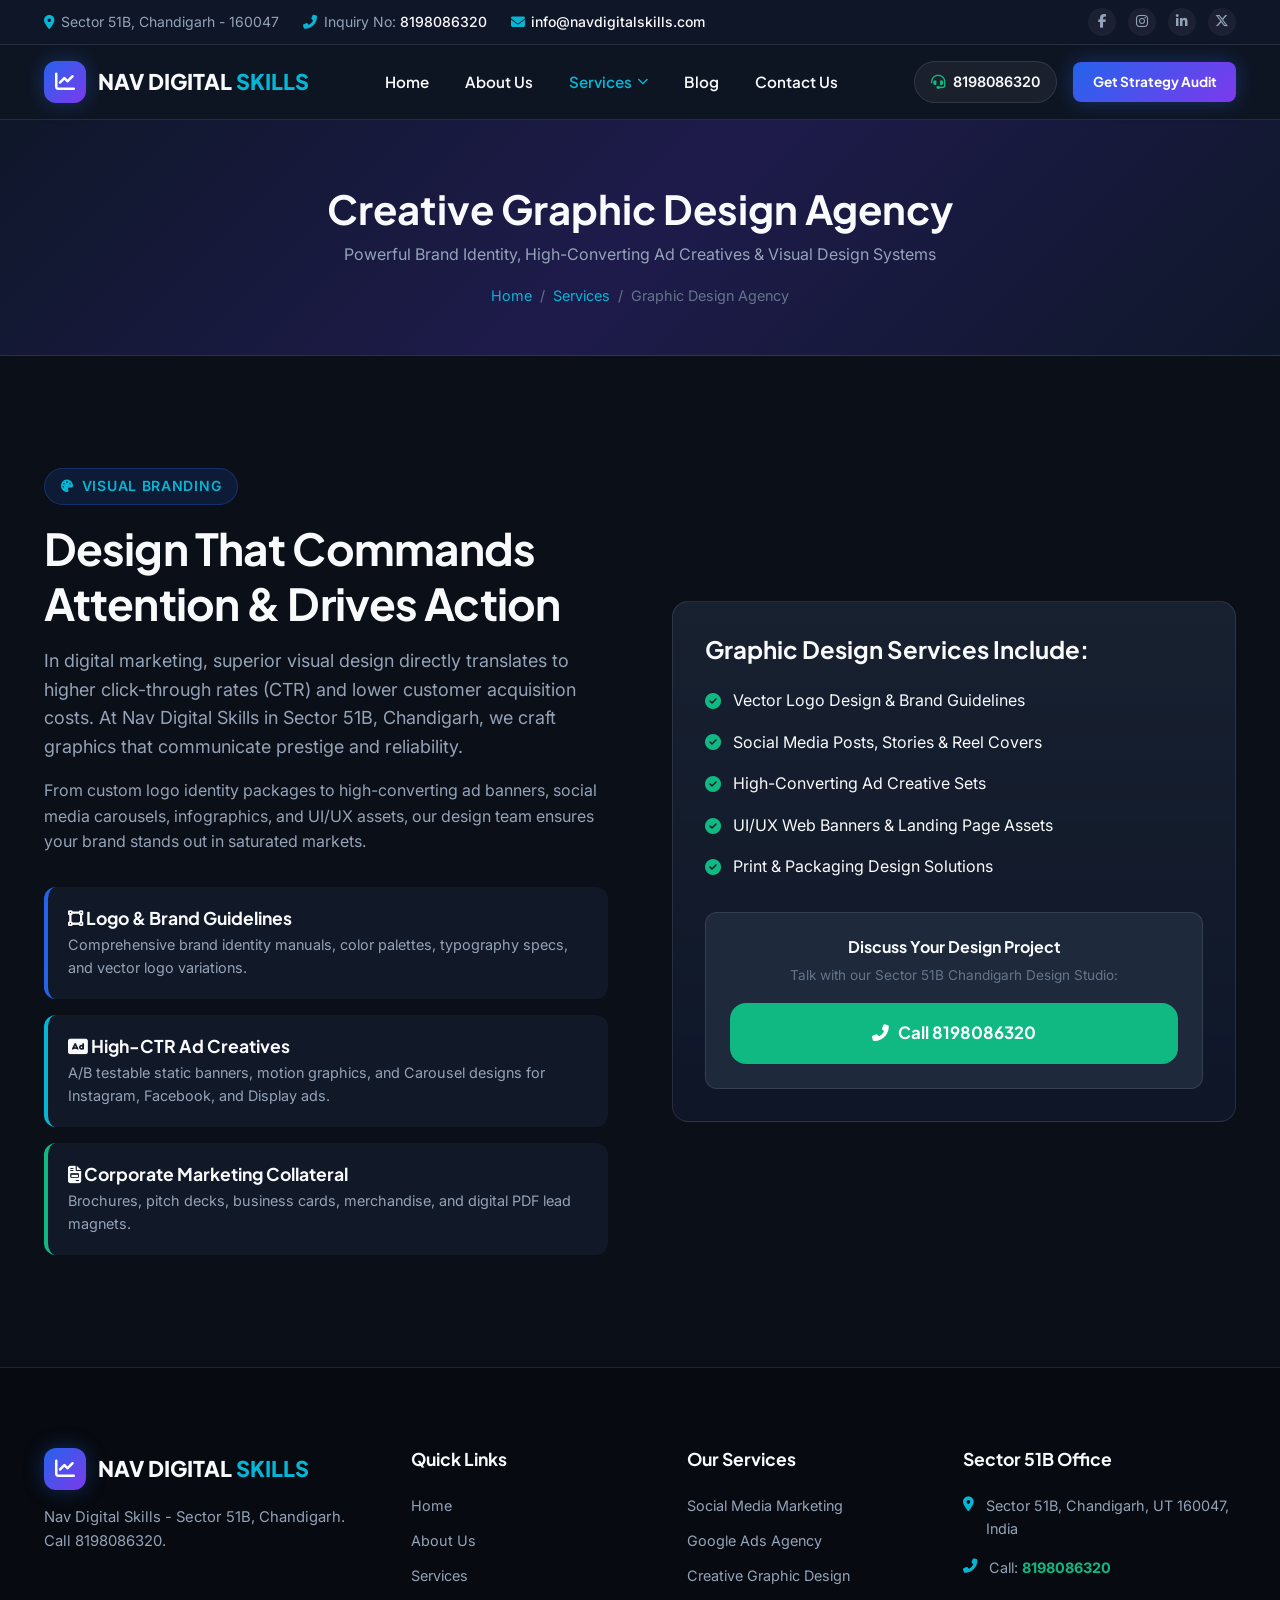
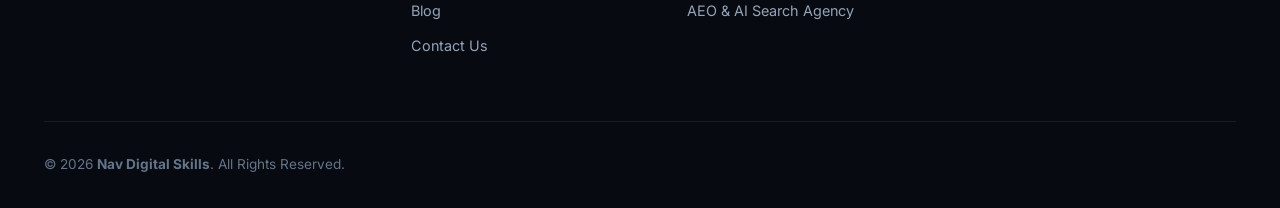
<file: graphics-designing-agency.html>
<!DOCTYPE html>
<html lang="en">
<head>
  <meta charset="UTF-8">
  <meta name="viewport" content="width=device-width, initial-scale=1.0">
  <title>Creative Graphic Design Agency | Nav Digital Skills Sector 51B Chandigarh</title>
  <meta name="description" content="Creative Graphic Design Agency for Powerful Brand Visuals by Nav Digital Skills in Sector 51B, Chandigarh. Logo identity, social media creatives & UI design. Call 8198086320.">
  <meta name="keywords" content="Graphic Design Agency Chandigarh, Brand Visuals Sector 51B, Logo Design Chandigarh, Social Media Graphics, Marketing Design Agency">
  <meta name="robots" content="index, follow, max-snippet:-1, max-image-preview:large, max-video-preview:-1">
  <meta name="author" content="Nav Digital Skills">
  <meta name="publisher" content="Nav Digital Skills">
  <meta name="theme-color" content="#2563eb">

  <!-- Canonical URL -->
  <link rel="canonical" href="https://navdigitalskills.com/graphics-designing-agency.html">
  <link rel="manifest" href="site.webmanifest">

  <!-- Open Graph / Facebook -->
  <meta property="og:type" content="website">
  <meta property="og:url" content="https://navdigitalskills.com/graphics-designing-agency.html">
  <meta property="og:title" content="Creative Graphic Design Agency | Nav Digital Skills Sector 51B Chandigarh">
  <meta property="og:description" content="Creative Graphic Design Agency for Powerful Brand Visuals by Nav Digital Skills in Sector 51B, Chandigarh. Call 8198086320.">
  <meta property="og:site_name" content="Nav Digital Skills">
  <meta property="og:locale" content="en_US">
  <meta property="og:image" content="https://navdigitalskills.com/assets/og-image.png">

  <!-- Twitter -->
  <meta name="twitter:card" content="summary_large_image">
  <meta name="twitter:url" content="https://navdigitalskills.com/graphics-designing-agency.html">
  <meta name="twitter:title" content="Creative Graphic Design Agency | Nav Digital Skills Sector 51B Chandigarh">
  <meta name="twitter:description" content="Creative Graphic Design Agency for Powerful Brand Visuals by Nav Digital Skills in Sector 51B, Chandigarh. Call 8198086320.">
  <meta name="twitter:image" content="https://navdigitalskills.com/assets/og-image.png">

  <!-- Schema.org JSON-LD Structured Data for Service & BreadcrumbList -->
  <script type="application/ld+json">
  {
    "@context": "https://schema.org",
    "@graph": [
      {
        "@type": "Service",
        "@id": "https://navdigitalskills.com/graphics-designing-agency.html#service",
        "name": "Creative Graphic Design Services",
        "provider": {
          "@type": "LocalBusiness",
          "name": "Nav Digital Skills",
          "telephone": "+91-8198086320",
          "address": {
            "@type": "PostalAddress",
            "streetAddress": "Sector 51B",
            "addressLocality": "Chandigarh",
            "postalCode": "160047",
            "addressCountry": "IN"
          }
        },
        "areaServed": {
          "@type": "City",
          "name": "Chandigarh"
        },
        "description": "Professional Graphic Design services specializing in logo brand identity, promotional banners, social media ad creatives, marketing collateral, and digital asset design."
      },
      {
        "@type": "BreadcrumbList",
        "@id": "https://navdigitalskills.com/graphics-designing-agency.html#breadcrumb",
        "itemListElement": [
          {
            "@type": "ListItem",
            "position": 1,
            "name": "Home",
            "item": "https://navdigitalskills.com/"
          },
          {
            "@type": "ListItem",
            "position": 2,
            "name": "Services",
            "item": "https://navdigitalskills.com/services.html"
          },
          {
            "@type": "ListItem",
            "position": 3,
            "name": "Creative Graphic Design Agency",
            "item": "https://navdigitalskills.com/graphics-designing-agency.html"
          }
        ]
      }
    ]
  }
  </script>

  <!-- Google Fonts -->
  <link rel="preconnect" href="https://fonts.googleapis.com">
  <link rel="preconnect" href="https://fonts.gstatic.com" crossorigin>
  <link href="https://fonts.googleapis.com/css2?family=Inter:wght@300;400;500;600;700&family=Plus+Jakarta+Sans:wght@500;600;700;800&display=swap" rel="stylesheet">

  <!-- FontAwesome Icons -->
  <link rel="stylesheet" href="https://cdnjs.cloudflare.com/ajax/libs/font-awesome/6.5.1/css/all.min.css">

  <!-- Custom Stylesheet -->
  <link rel="stylesheet" href="css/styles.css">
</head>
<body>

  <!-- Top Info Bar -->
  <div class="top-bar">
    <div class="container">
      <div class="top-info">
        <div class="top-info-item">
          <i class="fas fa-location-dot"></i>
          <span>Sector 51B, Chandigarh - 160047</span>
        </div>
        <div class="top-info-item">
          <i class="fas fa-phone-alt"></i>
          <span>Inquiry No: <a href="tel:8198086320">8198086320</a></span>
        </div>
        <div class="top-info-item">
          <i class="fas fa-envelope"></i>
          <span><a href="mailto:info@navdigitalskills.com">info@navdigitalskills.com</a></span>
        </div>
      </div>
      <div class="top-social">
        <a href="#" class="social-link" aria-label="Facebook"><i class="fab fa-facebook-f"></i></a>
        <a href="#" class="social-link" aria-label="Instagram"><i class="fab fa-instagram"></i></a>
        <a href="#" class="social-link" aria-label="LinkedIn"><i class="fab fa-linkedin-in"></i></a>
        <a href="#" class="social-link" aria-label="Twitter"><i class="fab fa-x-twitter"></i></a>
      </div>
    </div>
  </div>

  <!-- Header Navbar -->
  <header class="site-header">
    <div class="container nav-container">
      <a href="index.html" class="brand-logo">
        <div class="logo-icon"><i class="fas fa-chart-line"></i></div>
        <div class="logo-text">NAV DIGITAL <span>SKILLS</span></div>
      </a>

      <!-- Navigation Menu -->
      <nav class="main-nav" aria-label="Main Header Navigation">
        <ul class="nav-list">
          <li class="nav-item">
            <a href="index.html" class="nav-link">Home</a>
          </li>
          <li class="nav-item">
            <a href="about-us.html" class="nav-link">About Us</a>
          </li>
          <li class="nav-item active has-dropdown">
            <a href="services.html" class="nav-link">
              Services <i class="fas fa-chevron-down arrow-icon"></i>
            </a>
            <div class="dropdown-menu">
              <a href="social-media-marketing-agency.html" class="dropdown-item">
                Social Media Marketing Agency That Builds Brands &amp; Drives Growth
              </a>
              <a href="google-ads-agency.html" class="dropdown-item">
                Google Ads Agency
              </a>
              <a href="graphics-designing-agency.html" class="dropdown-item active">
                Creative Graphic Design Agency for Powerful Brand Visuals
              </a>
              <a href="aeo-agency.html" class="dropdown-item">
                AEO Agency for Answer Engine Optimization &amp; AI Search Visibility
              </a>
            </div>
          </li>
          <li class="nav-item">
            <a href="blog.html" class="nav-link">Blog</a>
          </li>
          <li class="nav-item">
            <a href="contact-us.html" class="nav-link">Contact Us</a>
          </li>
        </ul>
      </nav>

      <div class="header-actions">
        <a href="tel:8198086320" class="phone-btn-quick">
          <i class="fas fa-headset"></i> 8198086320
        </a>
        <a href="contact-us.html" class="btn btn-primary btn-sm">Get Strategy Audit</a>
        <button class="hamburger-btn" aria-label="Toggle Navigation Drawer">
          <span></span><span></span><span></span>
        </button>
      </div>
    </div>
  </header>

  <!-- Mobile Drawer -->
  <div class="drawer-overlay"></div>
  <div class="mobile-drawer">
    <div>
      <div class="mobile-drawer-header">
        <a href="index.html" class="brand-logo">
          <div class="logo-icon"><i class="fas fa-chart-line"></i></div>
          <div class="logo-text">NAV DIGITAL <span>SKILLS</span></div>
        </a>
        <button class="drawer-close-btn">&times;</button>
      </div>
      <nav class="mobile-nav-list">
        <a href="index.html" class="mobile-nav-link">Home</a>
        <a href="about-us.html" class="mobile-nav-link">About Us</a>
        <div class="mobile-nav-item">
          <a href="services.html" class="mobile-nav-link">Services</a>
          <div class="mobile-submenu">
            <a href="social-media-marketing-agency.html">Social Media Marketing Agency</a>
            <a href="google-ads-agency.html">Google Ads Agency</a>
            <a href="graphics-designing-agency.html">Creative Graphic Design Agency</a>
            <a href="aeo-agency.html">AEO &amp; AI Search Agency</a>
          </div>
        </div>
        <a href="blog.html" class="mobile-nav-link">Blog</a>
        <a href="contact-us.html" class="mobile-nav-link">Contact Us</a>
      </nav>
    </div>
    <div class="mobile-drawer-contact" style="margin-top: 2rem; padding-top: 1rem; border-top: 1px solid var(--glass-border);">
      <p style="font-size: 0.85rem; color: var(--text-muted);">Inquiry Phone:</p>
      <a href="tel:8198086320" class="btn btn-emerald btn-lg" style="width: 100%; margin-top: 0.5rem;">
        <i class="fas fa-phone-alt"></i> Call 8198086320
      </a>
    </div>
  </div>

  <!-- Page Header Banner -->
  <section class="page-header-banner">
    <div class="container">
      <h1 class="page-header-title">Creative Graphic Design Agency</h1>
      <p style="color: var(--text-secondary); max-width: 650px; margin: 0 auto 1rem auto;">
        Powerful Brand Identity, High-Converting Ad Creatives &amp; Visual Design Systems
      </p>
      <div class="breadcrumb">
        <a href="index.html">Home</a> <span>/</span> <a href="services.html">Services</a> <span>/</span> <span>Graphic Design Agency</span>
      </div>
    </div>
  </section>

  <!-- Service Detail Section -->
  <section class="section-padding">
    <div class="container">
      <div class="about-grid">
        <div>
          <span class="badge-subtitle"><i class="fas fa-palette"></i> Visual Branding</span>
          <h2 class="section-main-title">Design That Commands Attention &amp; Drives Action</h2>
          <p class="section-desc">
            In digital marketing, superior visual design directly translates to higher click-through rates (CTR) and lower customer acquisition costs. At Nav Digital Skills in Sector 51B, Chandigarh, we craft graphics that communicate prestige and reliability.
          </p>
          <p>
            From custom logo identity packages to high-converting ad banners, social media carousels, infographics, and UI/UX assets, our design team ensures your brand stands out in saturated markets.
          </p>

          <div style="margin-top: 2rem; display: flex; flex-direction: column; gap: 1rem;">
            <div style="background: var(--bg-surface-1); padding: 1.25rem; border-radius: var(--radius-md); border-left: 4px solid var(--primary);">
              <h4 style="font-size: 1.1rem; margin-bottom: 0.25rem;"><i class="fas fa-vector-square"></i> Logo &amp; Brand Guidelines</h4>
              <p style="font-size: 0.9rem; margin-bottom: 0;">Comprehensive brand identity manuals, color palettes, typography specs, and vector logo variations.</p>
            </div>
            <div style="background: var(--bg-surface-1); padding: 1.25rem; border-radius: var(--radius-md); border-left: 4px solid var(--accent-cyan);">
              <h4 style="font-size: 1.1rem; margin-bottom: 0.25rem;"><i class="fas fa-ad"></i> High-CTR Ad Creatives</h4>
              <p style="font-size: 0.9rem; margin-bottom: 0;">A/B testable static banners, motion graphics, and Carousel designs for Instagram, Facebook, and Display ads.</p>
            </div>
            <div style="background: var(--bg-surface-1); padding: 1.25rem; border-radius: var(--radius-md); border-left: 4px solid var(--accent-emerald);">
              <h4 style="font-size: 1.1rem; margin-bottom: 0.25rem;"><i class="fas fa-file-invoice"></i> Corporate Marketing Collateral</h4>
              <p style="font-size: 0.9rem; margin-bottom: 0;">Brochures, pitch decks, business cards, merchandise, and digital PDF lead magnets.</p>
            </div>
          </div>
        </div>

        <div class="card-glass">
          <h3 style="font-size: 1.5rem; margin-bottom: 1.5rem;">Graphic Design Services Include:</h3>
          <ul style="display: flex; flex-direction: column; gap: 1rem; margin-bottom: 2rem;">
            <li style="display: flex; gap: 0.75rem; align-items: center;">
              <i class="fas fa-check-circle" style="color: var(--accent-emerald);"></i> Vector Logo Design &amp; Brand Guidelines
            </li>
            <li style="display: flex; gap: 0.75rem; align-items: center;">
              <i class="fas fa-check-circle" style="color: var(--accent-emerald);"></i> Social Media Posts, Stories &amp; Reel Covers
            </li>
            <li style="display: flex; gap: 0.75rem; align-items: center;">
              <i class="fas fa-check-circle" style="color: var(--accent-emerald);"></i> High-Converting Ad Creative Sets
            </li>
            <li style="display: flex; gap: 0.75rem; align-items: center;">
              <i class="fas fa-check-circle" style="color: var(--accent-emerald);"></i> UI/UX Web Banners &amp; Landing Page Assets
            </li>
            <li style="display: flex; gap: 0.75rem; align-items: center;">
              <i class="fas fa-check-circle" style="color: var(--accent-emerald);"></i> Print &amp; Packaging Design Solutions
            </li>
          </ul>

          <div style="background: var(--bg-surface-2); padding: 1.5rem; border-radius: var(--radius-md); text-align: center; border: 1px solid var(--glass-border);">
            <h4 style="margin-bottom: 0.5rem;">Discuss Your Design Project</h4>
            <p style="font-size: 0.85rem; color: var(--text-muted); margin-bottom: 1rem;">Talk with our Sector 51B Chandigarh Design Studio:</p>
            <a href="tel:8198086320" class="btn btn-emerald btn-lg" style="width: 100%;">
              <i class="fas fa-phone-alt"></i> Call 8198086320
            </a>
          </div>
        </div>
      </div>
    </div>
  </section>

  <!-- Footer -->
  <footer class="site-footer">
    <div class="container">
      <div class="footer-grid">
        <div class="footer-brand">
          <a href="index.html" class="brand-logo">
            <div class="logo-icon"><i class="fas fa-chart-line"></i></div>
            <div class="logo-text">NAV DIGITAL <span>SKILLS</span></div>
          </a>
          <p>Nav Digital Skills - Sector 51B, Chandigarh. Call 8198086320.</p>
        </div>
        <div>
          <h4 class="footer-title">Quick Links</h4>
          <div class="footer-links">
            <a href="index.html">Home</a>
            <a href="about-us.html">About Us</a>
            <a href="services.html">Services</a>
            <a href="blog.html">Blog</a>
            <a href="contact-us.html">Contact Us</a>
          </div>
        </div>
        <div>
          <h4 class="footer-title">Our Services</h4>
          <div class="footer-links">
            <a href="social-media-marketing-agency.html">Social Media Marketing</a>
            <a href="google-ads-agency.html">Google Ads Agency</a>
            <a href="graphics-designing-agency.html">Creative Graphic Design</a>
            <a href="aeo-agency.html">AEO &amp; AI Search Agency</a>
          </div>
        </div>
        <div>
          <h4 class="footer-title">Sector 51B Office</h4>
          <div class="contact-info-list">
            <div class="contact-info-item">
              <i class="fas fa-map-marker-alt"></i>
              <span>Sector 51B, Chandigarh, UT 160047, India</span>
            </div>
            <div class="contact-info-item">
              <i class="fas fa-phone-alt"></i>
              <span>Call: <a href="tel:8198086320" style="color: var(--accent-emerald); font-weight:700;">8198086320</a></span>
            </div>
          </div>
        </div>
      </div>
      <div class="footer-bottom">
        <div>&copy; 2026 <strong>Nav Digital Skills</strong>. All Rights Reserved.</div>
      </div>
    </div>
  </footer>

  <!-- Sticky Mobile Action Bar -->
  <div class="sticky-call-bar">
    <a href="tel:8198086320" class="sticky-call-btn phone">
      <i class="fas fa-phone-alt"></i> Call 8198086320
    </a>
    <a href="https://wa.me/918198086320?text=Hello%20Nav%20Digital%20Skills,%20I%20inquire%20about%20Graphic%20Design." target="_blank" class="sticky-call-btn whatsapp">
      <i class="fab fa-whatsapp"></i> WhatsApp Us
    </a>
  </div>

  <script src="js/main.js"></script>
</body>
</html>
</file>
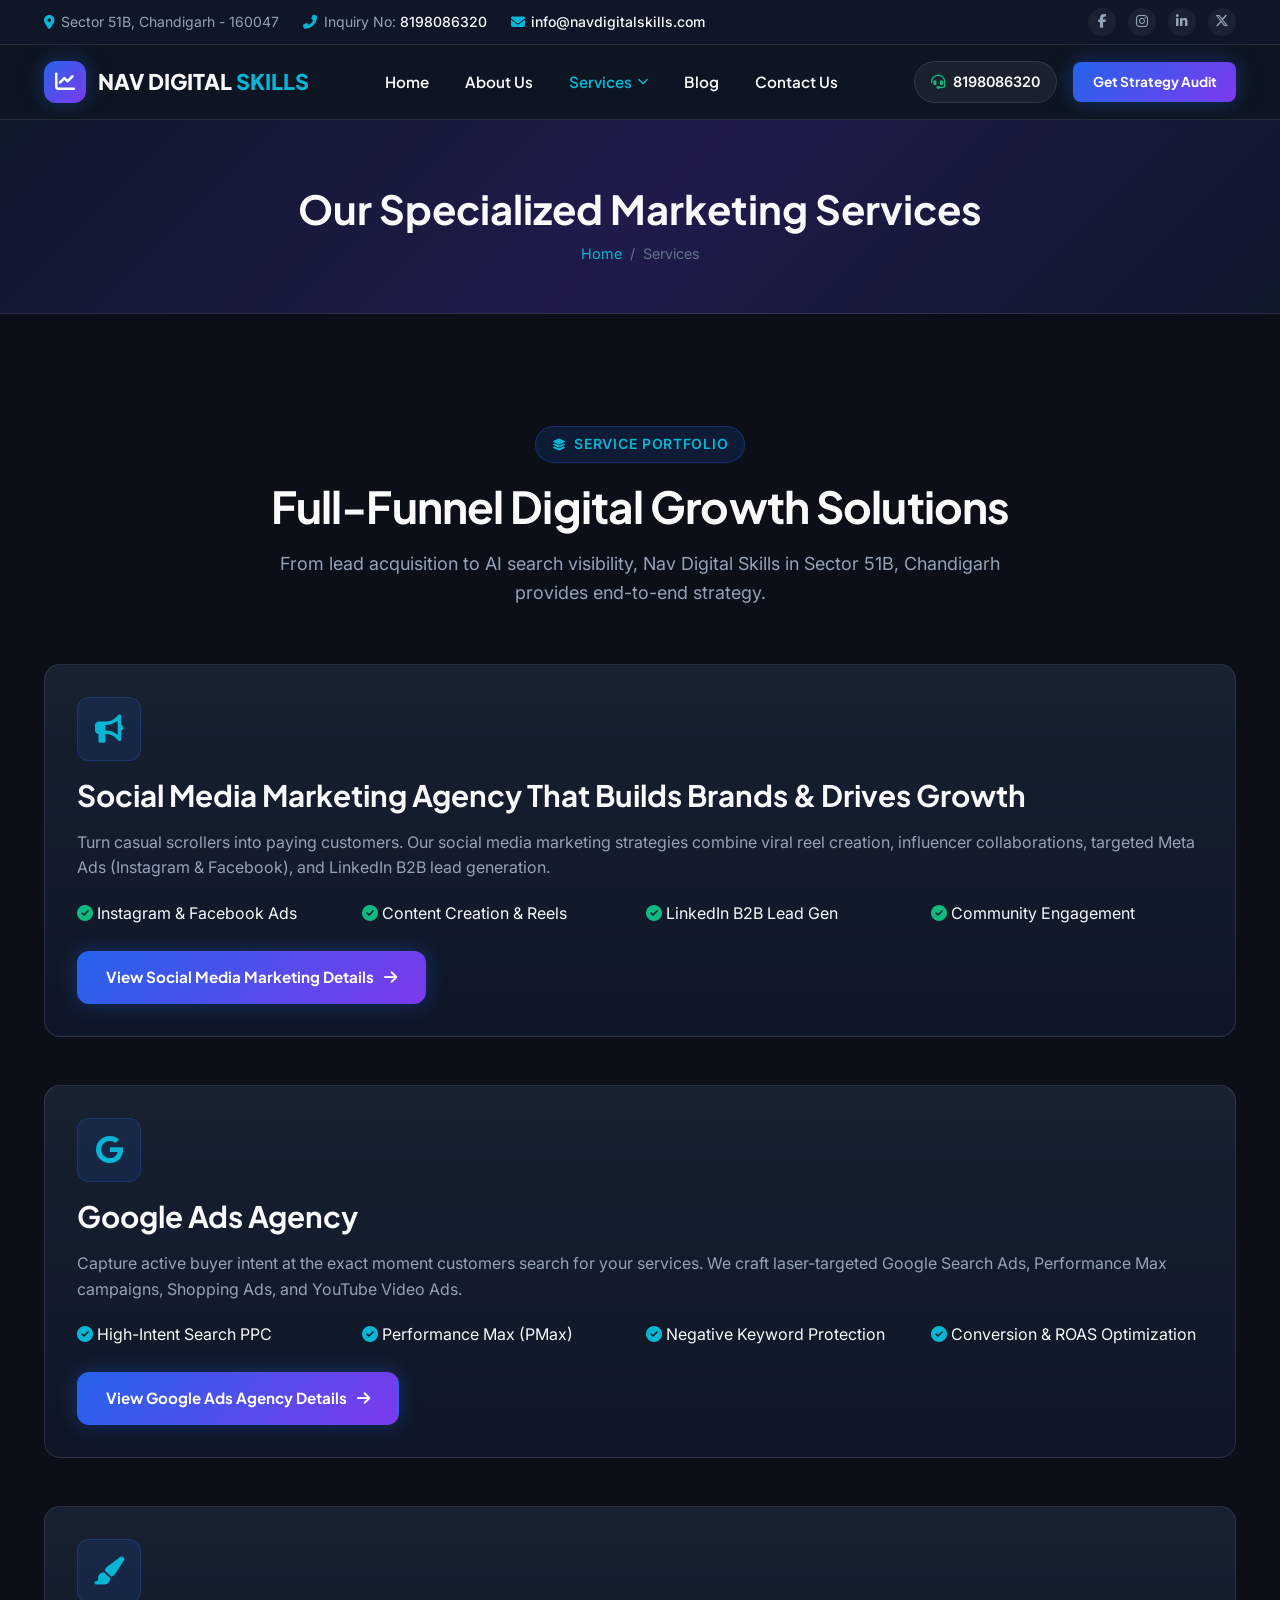
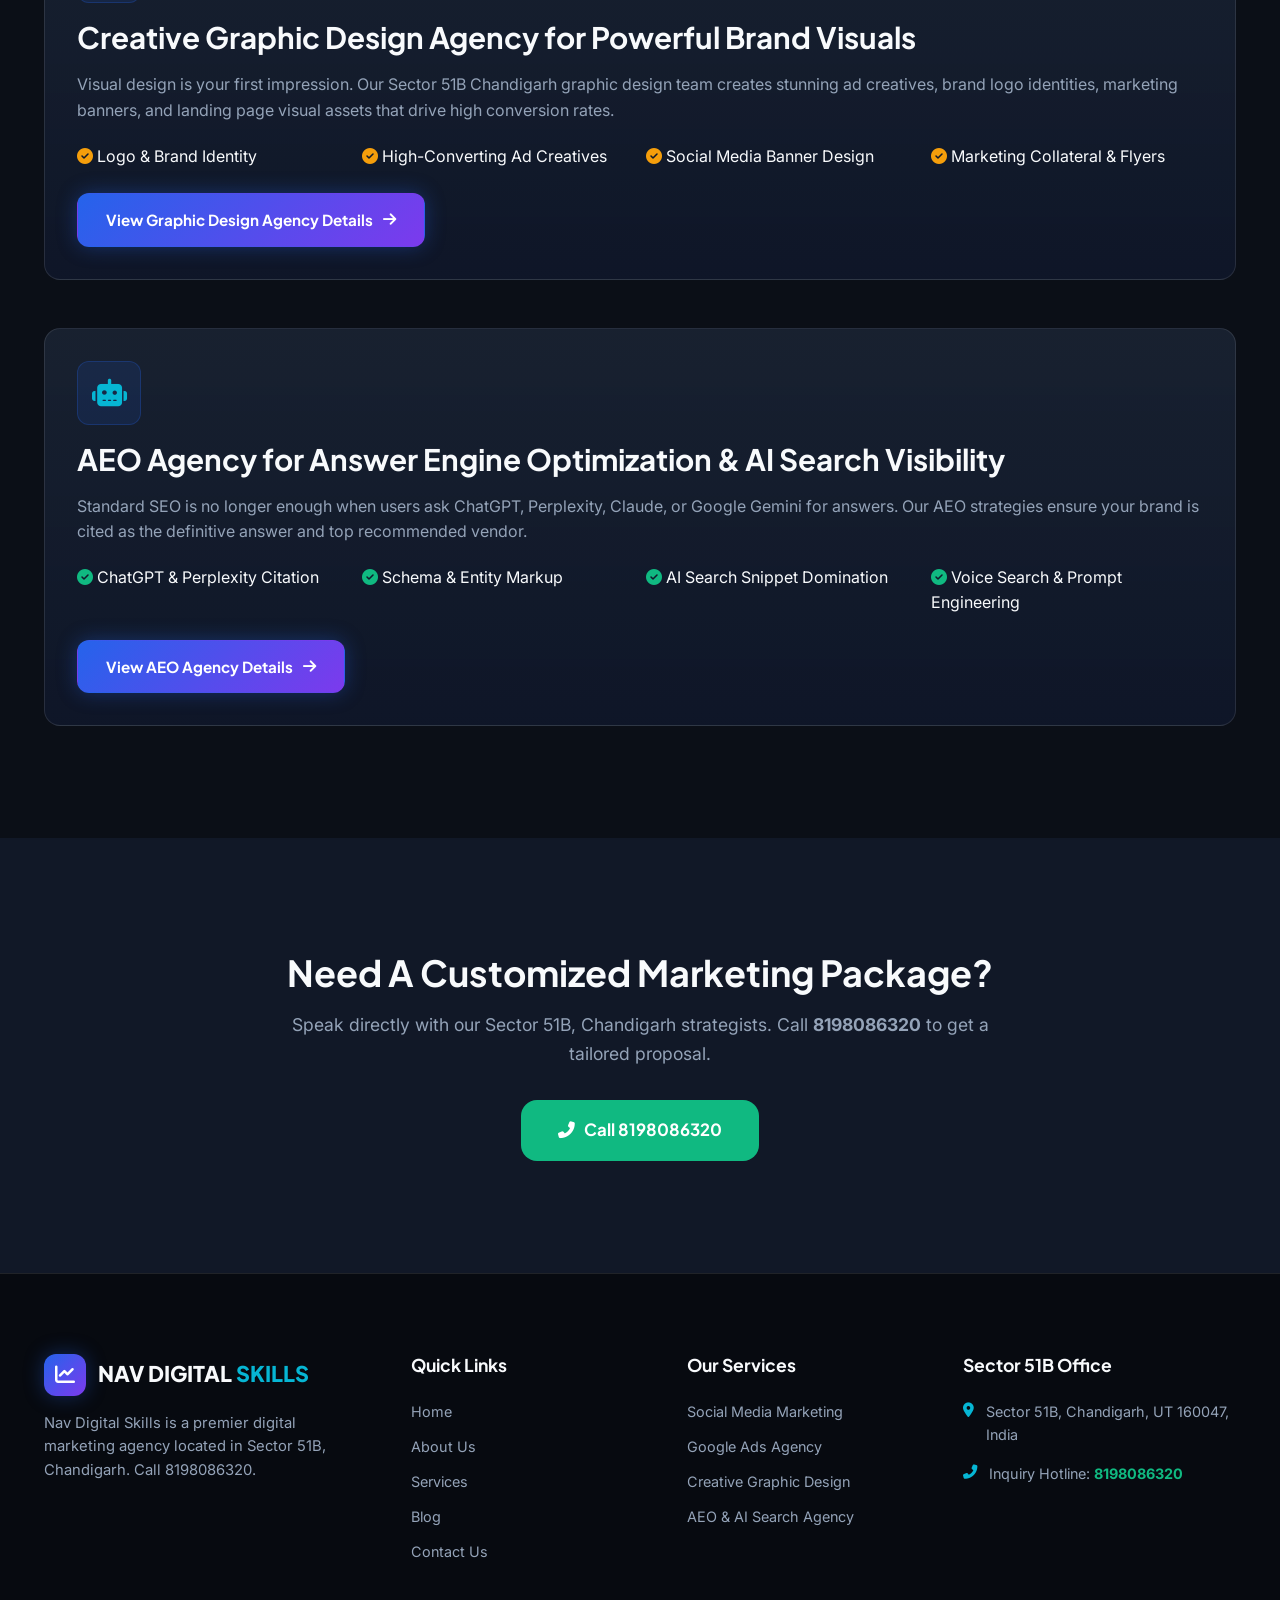
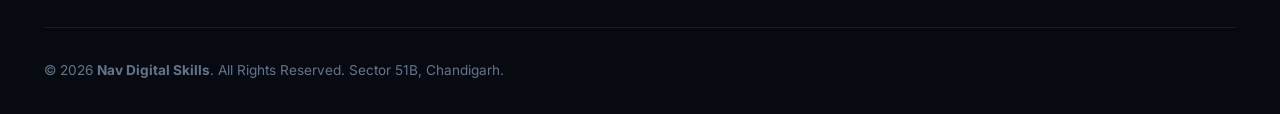
<file: services.html>
<!DOCTYPE html>
<html lang="en">
<head>
  <meta charset="UTF-8">
  <meta name="viewport" content="width=device-width, initial-scale=1.0">
  <title>Services | Nav Digital Skills - Sector 51B Chandigarh</title>
  <meta name="description" content="Explore digital marketing services by Nav Digital Skills in Sector 51B, Chandigarh. Social Media Marketing, Google Ads, Graphic Design & AEO. Call 8198086320.">
  <meta name="keywords" content="Digital Marketing Services Chandigarh, Google Ads Agency, Social Media Marketing, Graphic Design Agency, Answer Engine Optimization">
  <meta name="robots" content="index, follow, max-snippet:-1, max-image-preview:large, max-video-preview:-1">
  <meta name="author" content="Nav Digital Skills">
  <meta name="publisher" content="Nav Digital Skills">
  <meta name="theme-color" content="#2563eb">

  <!-- Canonical URL -->
  <link rel="canonical" href="https://navdigitalskills.com/services.html">
  <link rel="manifest" href="site.webmanifest">

  <!-- Open Graph / Facebook -->
  <meta property="og:type" content="website">
  <meta property="og:url" content="https://navdigitalskills.com/services.html">
  <meta property="og:title" content="Services | Nav Digital Skills - Sector 51B Chandigarh">
  <meta property="og:description" content="Explore digital marketing services by Nav Digital Skills in Sector 51B, Chandigarh. Social Media Marketing, Google Ads, Graphic Design & AEO. Call 8198086320.">
  <meta property="og:site_name" content="Nav Digital Skills">
  <meta property="og:locale" content="en_US">
  <meta property="og:image" content="https://navdigitalskills.com/assets/og-image.png">

  <!-- Twitter -->
  <meta name="twitter:card" content="summary_large_image">
  <meta name="twitter:url" content="https://navdigitalskills.com/services.html">
  <meta name="twitter:title" content="Services | Nav Digital Skills - Sector 51B Chandigarh">
  <meta name="twitter:description" content="Explore digital marketing services by Nav Digital Skills in Sector 51B, Chandigarh. Social Media Marketing, Google Ads, Graphic Design & AEO. Call 8198086320.">
  <meta name="twitter:image" content="https://navdigitalskills.com/assets/og-image.png">

  <!-- Schema.org JSON-LD Structured Data for Services ItemList & BreadcrumbList -->
  <script type="application/ld+json">
  {
    "@context": "https://schema.org",
    "@graph": [
      {
        "@type": "ItemList",
        "@id": "https://navdigitalskills.com/services.html#itemlist",
        "name": "Nav Digital Skills Marketing Services",
        "itemListElement": [
          {
            "@type": "ListItem",
            "position": 1,
            "url": "https://navdigitalskills.com/social-media-marketing-agency.html",
            "name": "Social Media Marketing Agency"
          },
          {
            "@type": "ListItem",
            "position": 2,
            "url": "https://navdigitalskills.com/google-ads-agency.html",
            "name": "Google Ads Agency"
          },
          {
            "@type": "ListItem",
            "position": 3,
            "url": "https://navdigitalskills.com/graphics-designing-agency.html",
            "name": "Creative Graphic Design Agency"
          },
          {
            "@type": "ListItem",
            "position": 4,
            "url": "https://navdigitalskills.com/aeo-agency.html",
            "name": "Answer Engine Optimization (AEO) Agency"
          }
        ]
      },
      {
        "@type": "BreadcrumbList",
        "@id": "https://navdigitalskills.com/services.html#breadcrumb",
        "itemListElement": [
          {
            "@type": "ListItem",
            "position": 1,
            "name": "Home",
            "item": "https://navdigitalskills.com/"
          },
          {
            "@type": "ListItem",
            "position": 2,
            "name": "Services",
            "item": "https://navdigitalskills.com/services.html"
          }
        ]
      }
    ]
  }
  </script>

  <!-- Google Fonts -->
  <link rel="preconnect" href="https://fonts.googleapis.com">
  <link rel="preconnect" href="https://fonts.gstatic.com" crossorigin>
  <link href="https://fonts.googleapis.com/css2?family=Inter:wght@300;400;500;600;700&family=Plus+Jakarta+Sans:wght@500;600;700;800&display=swap" rel="stylesheet">

  <!-- FontAwesome Icons -->
  <link rel="stylesheet" href="https://cdnjs.cloudflare.com/ajax/libs/font-awesome/6.5.1/css/all.min.css">

  <!-- Custom Stylesheet -->
  <link rel="stylesheet" href="css/styles.css">
</head>
<body>

  <!-- Top Info Bar -->
  <div class="top-bar">
    <div class="container">
      <div class="top-info">
        <div class="top-info-item">
          <i class="fas fa-location-dot"></i>
          <span>Sector 51B, Chandigarh - 160047</span>
        </div>
        <div class="top-info-item">
          <i class="fas fa-phone-alt"></i>
          <span>Inquiry No: <a href="tel:8198086320">8198086320</a></span>
        </div>
        <div class="top-info-item">
          <i class="fas fa-envelope"></i>
          <span><a href="mailto:info@navdigitalskills.com">info@navdigitalskills.com</a></span>
        </div>
      </div>
      <div class="top-social">
        <a href="#" class="social-link" aria-label="Facebook"><i class="fab fa-facebook-f"></i></a>
        <a href="#" class="social-link" aria-label="Instagram"><i class="fab fa-instagram"></i></a>
        <a href="#" class="social-link" aria-label="LinkedIn"><i class="fab fa-linkedin-in"></i></a>
        <a href="#" class="social-link" aria-label="Twitter"><i class="fab fa-x-twitter"></i></a>
      </div>
    </div>
  </div>

  <!-- Header Navbar -->
  <header class="site-header">
    <div class="container nav-container">
      <a href="index.html" class="brand-logo">
        <div class="logo-icon"><i class="fas fa-chart-line"></i></div>
        <div class="logo-text">NAV DIGITAL <span>SKILLS</span></div>
      </a>

      <!-- Desktop Navigation Menu -->
      <nav class="main-nav" aria-label="Main Header Navigation">
        <ul class="nav-list">
          <li class="nav-item">
            <a href="index.html" class="nav-link">Home</a>
          </li>
          <li class="nav-item">
            <a href="about-us.html" class="nav-link">About Us</a>
          </li>
          <li class="nav-item active has-dropdown">
            <a href="services.html" class="nav-link">
              Services <i class="fas fa-chevron-down arrow-icon"></i>
            </a>
            <div class="dropdown-menu">
              <a href="social-media-marketing-agency.html" class="dropdown-item">
                Social Media Marketing Agency That Builds Brands &amp; Drives Growth
              </a>
              <a href="google-ads-agency.html" class="dropdown-item">
                Google Ads Agency
              </a>
              <a href="graphics-designing-agency.html" class="dropdown-item">
                Creative Graphic Design Agency for Powerful Brand Visuals
              </a>
              <a href="aeo-agency.html" class="dropdown-item">
                AEO Agency for Answer Engine Optimization &amp; AI Search Visibility
              </a>
            </div>
          </li>
          <li class="nav-item">
            <a href="blog.html" class="nav-link">Blog</a>
          </li>
          <li class="nav-item">
            <a href="contact-us.html" class="nav-link">Contact Us</a>
          </li>
        </ul>
      </nav>

      <div class="header-actions">
        <a href="tel:8198086320" class="phone-btn-quick">
          <i class="fas fa-headset"></i> 8198086320
        </a>
        <a href="contact-us.html" class="btn btn-primary btn-sm">Get Strategy Audit</a>
        <button class="hamburger-btn" aria-label="Toggle Navigation Drawer">
          <span></span><span></span><span></span>
        </button>
      </div>
    </div>
  </header>

  <!-- Mobile Drawer -->
  <div class="drawer-overlay"></div>
  <div class="mobile-drawer">
    <div>
      <div class="mobile-drawer-header">
        <a href="index.html" class="brand-logo">
          <div class="logo-icon"><i class="fas fa-chart-line"></i></div>
          <div class="logo-text">NAV DIGITAL <span>SKILLS</span></div>
        </a>
        <button class="drawer-close-btn">&times;</button>
      </div>
      <nav class="mobile-nav-list">
        <a href="index.html" class="mobile-nav-link">Home</a>
        <a href="about-us.html" class="mobile-nav-link">About Us</a>
        <div class="mobile-nav-item">
          <a href="services.html" class="mobile-nav-link">Services</a>
          <div class="mobile-submenu">
            <a href="social-media-marketing-agency.html">Social Media Marketing Agency</a>
            <a href="google-ads-agency.html">Google Ads Agency</a>
            <a href="graphics-designing-agency.html">Creative Graphic Design Agency</a>
            <a href="aeo-agency.html">AEO &amp; AI Search Agency</a>
          </div>
        </div>
        <a href="blog.html" class="mobile-nav-link">Blog</a>
        <a href="contact-us.html" class="mobile-nav-link">Contact Us</a>
      </nav>
    </div>
    <div class="mobile-drawer-contact" style="margin-top: 2rem; padding-top: 1rem; border-top: 1px solid var(--glass-border);">
      <p style="font-size: 0.85rem; color: var(--text-muted);">Inquiry Phone:</p>
      <a href="tel:8198086320" class="btn btn-emerald btn-lg" style="width: 100%; margin-top: 0.5rem;">
        <i class="fas fa-phone-alt"></i> Call 8198086320
      </a>
    </div>
  </div>

  <!-- Page Header Banner -->
  <section class="page-header-banner">
    <div class="container">
      <h1 class="page-header-title">Our Specialized Marketing Services</h1>
      <div class="breadcrumb">
        <a href="index.html">Home</a> <span>/</span> <span>Services</span>
      </div>
    </div>
  </section>

  <!-- Detailed Services Grid Section -->
  <section class="section-padding">
    <div class="container">
      <div class="section-title-wrap">
        <span class="badge-subtitle"><i class="fas fa-layer-group"></i> Service Portfolio</span>
        <h2 class="section-main-title">Full-Funnel Digital Growth Solutions</h2>
        <p class="section-desc">From lead acquisition to AI search visibility, Nav Digital Skills in Sector 51B, Chandigarh provides end-to-end strategy.</p>
      </div>

      <div style="display: flex; flex-direction: column; gap: 3rem;">

        <!-- Service Item 1: SMM -->
        <div class="card-glass" style="display: grid; grid-template-columns: 1fr; gap: 2rem; align-items: center;">
          <div style="display: grid; grid-template-columns: 1fr; gap: 2rem;" class="about-grid">
            <div>
              <div class="service-icon-wrapper" style="margin-bottom: 1rem;">
                <i class="fas fa-bullhorn"></i>
              </div>
              <h2 style="font-size: 1.85rem;">Social Media Marketing Agency That Builds Brands &amp; Drives Growth</h2>
              <p style="color: var(--text-secondary); margin-bottom: 1.25rem;">
                Turn casual scrollers into paying customers. Our social media marketing strategies combine viral reel creation, influencer collaborations, targeted Meta Ads (Instagram &amp; Facebook), and LinkedIn B2B lead generation.
              </p>
              <ul style="display: grid; grid-template-columns: repeat(auto-fit, minmax(200px, 1fr)); gap: 0.75rem; margin-bottom: 1.5rem;">
                <li><i class="fas fa-check-circle" style="color: var(--accent-emerald);"></i> Instagram &amp; Facebook Ads</li>
                <li><i class="fas fa-check-circle" style="color: var(--accent-emerald);"></i> Content Creation &amp; Reels</li>
                <li><i class="fas fa-check-circle" style="color: var(--accent-emerald);"></i> LinkedIn B2B Lead Gen</li>
                <li><i class="fas fa-check-circle" style="color: var(--accent-emerald);"></i> Community Engagement</li>
              </ul>
              <a href="social-media-marketing-agency.html" class="btn btn-primary">
                View Social Media Marketing Details <i class="fas fa-arrow-right"></i>
              </a>
            </div>
          </div>
        </div>

        <!-- Service Item 2: Google Ads -->
        <div class="card-glass">
          <div style="display: grid; grid-template-columns: 1fr; gap: 2rem;" class="about-grid">
            <div>
              <div class="service-icon-wrapper" style="margin-bottom: 1rem;">
                <i class="fab fa-google"></i>
              </div>
              <h2 style="font-size: 1.85rem;">Google Ads Agency</h2>
              <p style="color: var(--text-secondary); margin-bottom: 1.25rem;">
                Capture active buyer intent at the exact moment customers search for your services. We craft laser-targeted Google Search Ads, Performance Max campaigns, Shopping Ads, and YouTube Video Ads.
              </p>
              <ul style="display: grid; grid-template-columns: repeat(auto-fit, minmax(200px, 1fr)); gap: 0.75rem; margin-bottom: 1.5rem;">
                <li><i class="fas fa-check-circle" style="color: var(--accent-cyan);"></i> High-Intent Search PPC</li>
                <li><i class="fas fa-check-circle" style="color: var(--accent-cyan);"></i> Performance Max (PMax)</li>
                <li><i class="fas fa-check-circle" style="color: var(--accent-cyan);"></i> Negative Keyword Protection</li>
                <li><i class="fas fa-check-circle" style="color: var(--accent-cyan);"></i> Conversion &amp; ROAS Optimization</li>
              </ul>
              <a href="google-ads-agency.html" class="btn btn-primary">
                View Google Ads Agency Details <i class="fas fa-arrow-right"></i>
              </a>
            </div>
          </div>
        </div>

        <!-- Service Item 3: Graphic Design -->
        <div class="card-glass">
          <div style="display: grid; grid-template-columns: 1fr; gap: 2rem;" class="about-grid">
            <div>
              <div class="service-icon-wrapper" style="margin-bottom: 1rem;">
                <i class="fas fa-paint-brush"></i>
              </div>
              <h2 style="font-size: 1.85rem;">Creative Graphic Design Agency for Powerful Brand Visuals</h2>
              <p style="color: var(--text-secondary); margin-bottom: 1.25rem;">
                Visual design is your first impression. Our Sector 51B Chandigarh graphic design team creates stunning ad creatives, brand logo identities, marketing banners, and landing page visual assets that drive high conversion rates.
              </p>
              <ul style="display: grid; grid-template-columns: repeat(auto-fit, minmax(200px, 1fr)); gap: 0.75rem; margin-bottom: 1.5rem;">
                <li><i class="fas fa-check-circle" style="color: var(--accent-amber);"></i> Logo &amp; Brand Identity</li>
                <li><i class="fas fa-check-circle" style="color: var(--accent-amber);"></i> High-Converting Ad Creatives</li>
                <li><i class="fas fa-check-circle" style="color: var(--accent-amber);"></i> Social Media Banner Design</li>
                <li><i class="fas fa-check-circle" style="color: var(--accent-amber);"></i> Marketing Collateral &amp; Flyers</li>
              </ul>
              <a href="graphics-designing-agency.html" class="btn btn-primary">
                View Graphic Design Agency Details <i class="fas fa-arrow-right"></i>
              </a>
            </div>
          </div>
        </div>

        <!-- Service Item 4: AEO -->
        <div class="card-glass">
          <div style="display: grid; grid-template-columns: 1fr; gap: 2rem;" class="about-grid">
            <div>
              <div class="service-icon-wrapper" style="margin-bottom: 1rem;">
                <i class="fas fa-robot"></i>
              </div>
              <h2 style="font-size: 1.85rem;">AEO Agency for Answer Engine Optimization &amp; AI Search Visibility</h2>
              <p style="color: var(--text-secondary); margin-bottom: 1.25rem;">
                Standard SEO is no longer enough when users ask ChatGPT, Perplexity, Claude, or Google Gemini for answers. Our AEO strategies ensure your brand is cited as the definitive answer and top recommended vendor.
              </p>
              <ul style="display: grid; grid-template-columns: repeat(auto-fit, minmax(200px, 1fr)); gap: 0.75rem; margin-bottom: 1.5rem;">
                <li><i class="fas fa-check-circle" style="color: var(--accent-emerald);"></i> ChatGPT &amp; Perplexity Citation</li>
                <li><i class="fas fa-check-circle" style="color: var(--accent-emerald);"></i> Schema &amp; Entity Markup</li>
                <li><i class="fas fa-check-circle" style="color: var(--accent-emerald);"></i> AI Search Snippet Domination</li>
                <li><i class="fas fa-check-circle" style="color: var(--accent-emerald);"></i> Voice Search &amp; Prompt Engineering</li>
              </ul>
              <a href="aeo-agency.html" class="btn btn-primary">
                View AEO Agency Details <i class="fas fa-arrow-right"></i>
              </a>
            </div>
          </div>
        </div>

      </div>
    </div>
  </section>

  <!-- Inquiry Call Banner -->
  <section class="section-padding" style="background: var(--bg-surface-1);">
    <div class="container" style="text-align: center; max-width: 800px;">
      <h2 style="font-size: 2.25rem; margin-bottom: 1rem;">Need A Customized Marketing Package?</h2>
      <p style="color: var(--text-secondary); font-size: 1.1rem; margin-bottom: 2rem;">
        Speak directly with our Sector 51B, Chandigarh strategists. Call <strong>8198086320</strong> to get a tailored proposal.
      </p>
      <a href="tel:8198086320" class="btn btn-emerald btn-lg"><i class="fas fa-phone-alt"></i> Call 8198086320</a>
    </div>
  </section>

  <!-- Footer -->
  <footer class="site-footer">
    <div class="container">
      <div class="footer-grid">
        <div class="footer-brand">
          <a href="index.html" class="brand-logo">
            <div class="logo-icon"><i class="fas fa-chart-line"></i></div>
            <div class="logo-text">NAV DIGITAL <span>SKILLS</span></div>
          </a>
          <p>
            Nav Digital Skills is a premier digital marketing agency located in Sector 51B, Chandigarh. Call 8198086320.
          </p>
        </div>
        <div>
          <h4 class="footer-title">Quick Links</h4>
          <div class="footer-links">
            <a href="index.html">Home</a>
            <a href="about-us.html">About Us</a>
            <a href="services.html">Services</a>
            <a href="blog.html">Blog</a>
            <a href="contact-us.html">Contact Us</a>
          </div>
        </div>
        <div>
          <h4 class="footer-title">Our Services</h4>
          <div class="footer-links">
            <a href="social-media-marketing-agency.html">Social Media Marketing</a>
            <a href="google-ads-agency.html">Google Ads Agency</a>
            <a href="graphics-designing-agency.html">Creative Graphic Design</a>
            <a href="aeo-agency.html">AEO &amp; AI Search Agency</a>
          </div>
        </div>
        <div>
          <h4 class="footer-title">Sector 51B Office</h4>
          <div class="contact-info-list">
            <div class="contact-info-item">
              <i class="fas fa-map-marker-alt"></i>
              <span>Sector 51B, Chandigarh, UT 160047, India</span>
            </div>
            <div class="contact-info-item">
              <i class="fas fa-phone-alt"></i>
              <span>Inquiry Hotline: <a href="tel:8198086320" style="color: var(--accent-emerald); font-weight:700;">8198086320</a></span>
            </div>
          </div>
        </div>
      </div>
      <div class="footer-bottom">
        <div>&copy; 2026 <strong>Nav Digital Skills</strong>. All Rights Reserved. Sector 51B, Chandigarh.</div>
      </div>
    </div>
  </footer>

  <!-- Sticky Mobile Action Bar -->
  <div class="sticky-call-bar">
    <a href="tel:8198086320" class="sticky-call-btn phone">
      <i class="fas fa-phone-alt"></i> Call 8198086320
    </a>
    <a href="https://wa.me/918198086320?text=Hello%20Nav%20Digital%20Skills,%20I%20would%20like%20to%20inquire%20about%20your%20services." target="_blank" class="sticky-call-btn whatsapp">
      <i class="fab fa-whatsapp"></i> WhatsApp Us
    </a>
  </div>

  <script src="js/main.js"></script>
</body>
</html>
</file>
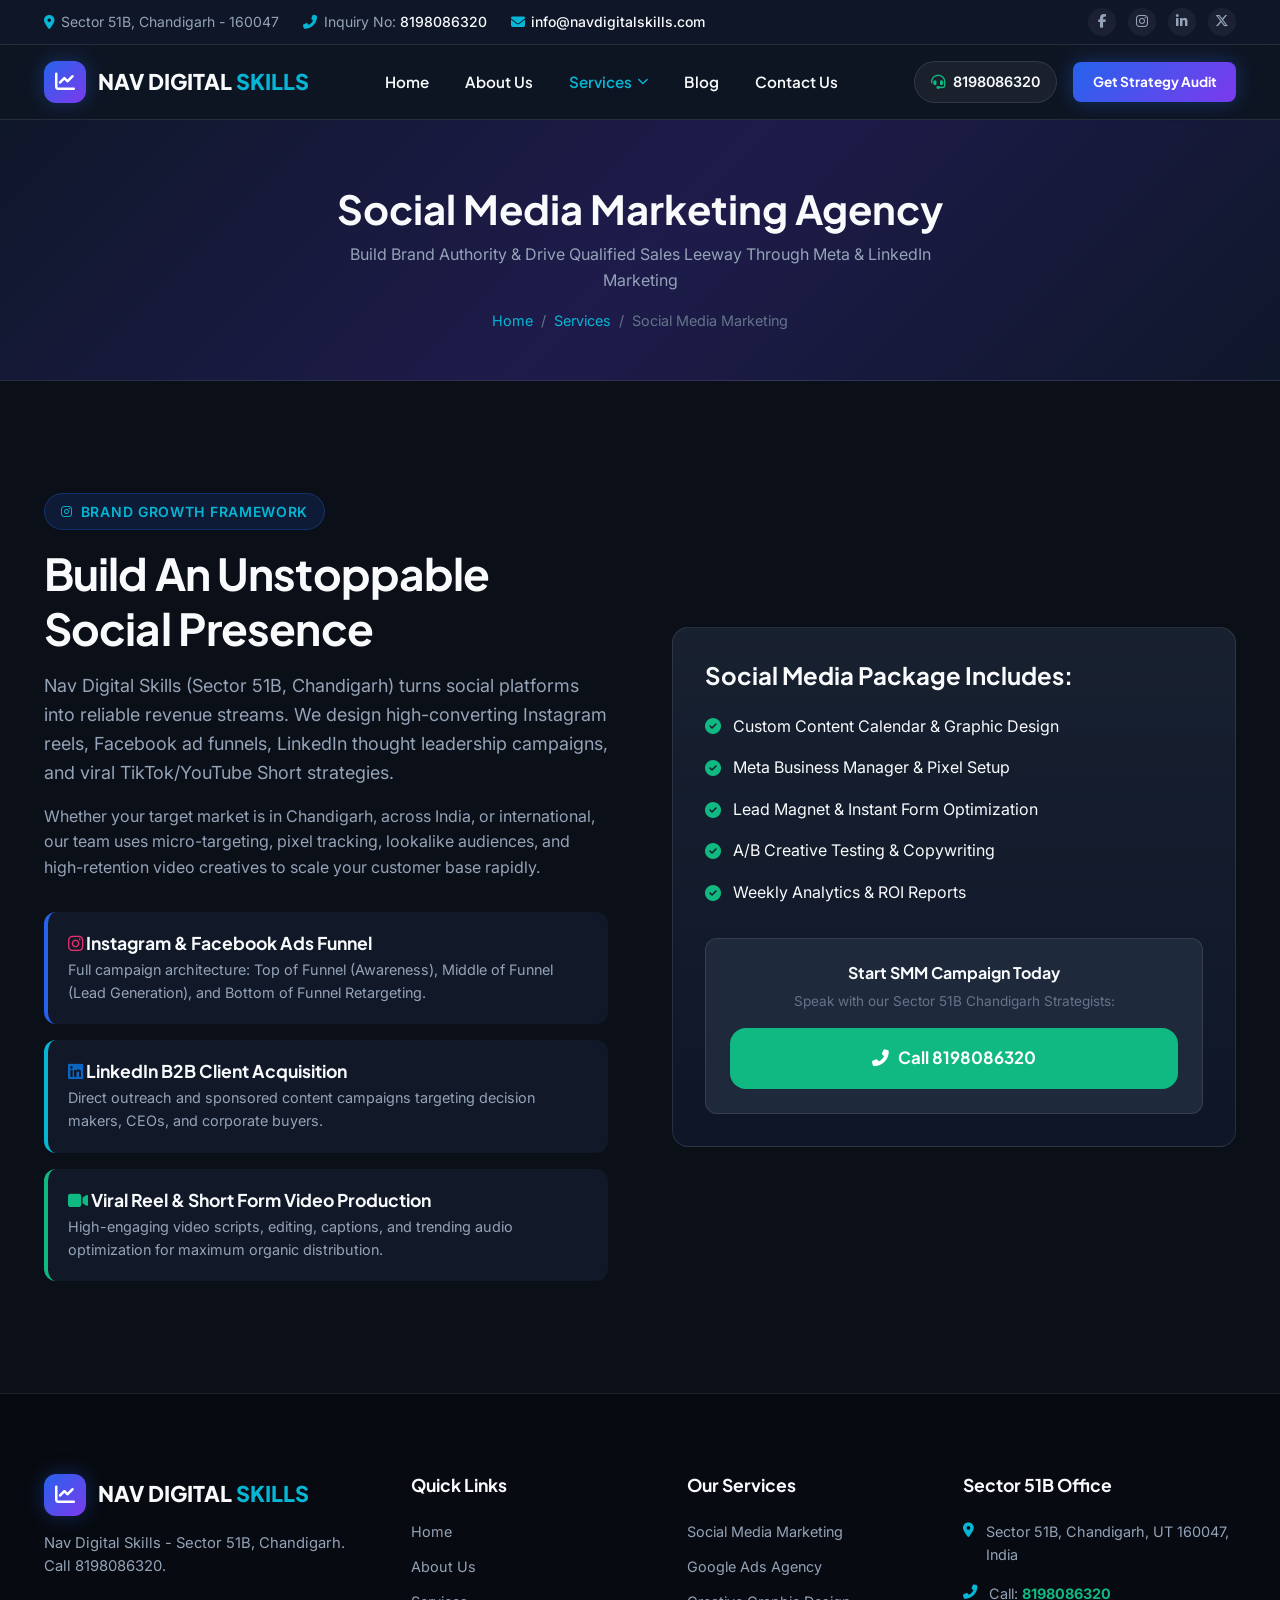
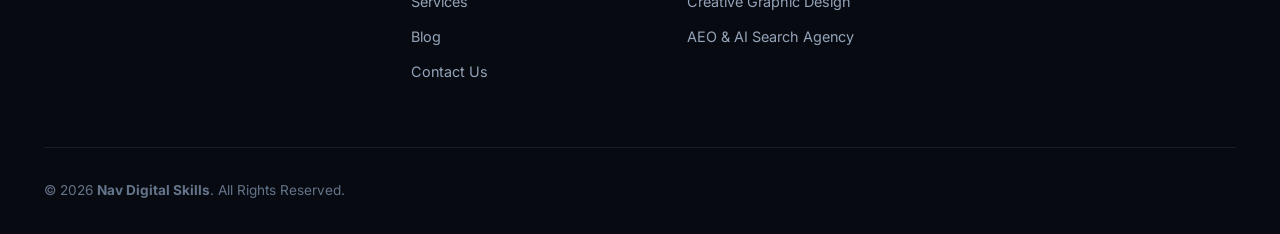
<file: social-media-marketing-agency.html>
<!DOCTYPE html>
<html lang="en">
<head>
  <meta charset="UTF-8">
  <meta name="viewport" content="width=device-width, initial-scale=1.0">
  <title>Social Media Marketing Agency | Nav Digital Skills Sector 51B Chandigarh</title>
  <meta name="description" content="Social Media Marketing Agency That Builds Brands & Drives Growth by Nav Digital Skills in Sector 51B, Chandigarh. Instagram, Facebook & LinkedIn growth. Call 8198086320.">
  <meta name="keywords" content="Social Media Marketing Agency Chandigarh, SMM Agency Sector 51B, Meta Ads Manager, Instagram Growth Agency, LinkedIn Marketing Services">
  <meta name="robots" content="index, follow, max-snippet:-1, max-image-preview:large, max-video-preview:-1">
  <meta name="author" content="Nav Digital Skills">
  <meta name="publisher" content="Nav Digital Skills">
  <meta name="theme-color" content="#2563eb">

  <!-- Canonical URL -->
  <link rel="canonical" href="https://navdigitalskills.com/social-media-marketing-agency.html">
  <link rel="manifest" href="site.webmanifest">

  <!-- Open Graph / Facebook -->
  <meta property="og:type" content="website">
  <meta property="og:url" content="https://navdigitalskills.com/social-media-marketing-agency.html">
  <meta property="og:title" content="Social Media Marketing Agency | Nav Digital Skills Sector 51B Chandigarh">
  <meta property="og:description" content="Social Media Marketing Agency That Builds Brands & Drives Growth by Nav Digital Skills in Sector 51B, Chandigarh. Call 8198086320.">
  <meta property="og:site_name" content="Nav Digital Skills">
  <meta property="og:locale" content="en_US">
  <meta property="og:image" content="https://navdigitalskills.com/assets/og-image.png">

  <!-- Twitter -->
  <meta name="twitter:card" content="summary_large_image">
  <meta name="twitter:url" content="https://navdigitalskills.com/social-media-marketing-agency.html">
  <meta name="twitter:title" content="Social Media Marketing Agency | Nav Digital Skills Sector 51B Chandigarh">
  <meta name="twitter:description" content="Social Media Marketing Agency That Builds Brands & Drives Growth by Nav Digital Skills in Sector 51B, Chandigarh. Call 8198086320.">
  <meta name="twitter:image" content="https://navdigitalskills.com/assets/og-image.png">

  <!-- Schema.org JSON-LD Structured Data for Service & BreadcrumbList -->
  <script type="application/ld+json">
  {
    "@context": "https://schema.org",
    "@graph": [
      {
        "@type": "Service",
        "@id": "https://navdigitalskills.com/social-media-marketing-agency.html#service",
        "name": "Social Media Marketing Agency Services",
        "provider": {
          "@type": "LocalBusiness",
          "name": "Nav Digital Skills",
          "telephone": "+91-8198086320",
          "address": {
            "@type": "PostalAddress",
            "streetAddress": "Sector 51B",
            "addressLocality": "Chandigarh",
            "postalCode": "160047",
            "addressCountry": "IN"
          }
        },
        "areaServed": {
          "@type": "City",
          "name": "Chandigarh"
        },
        "description": "Strategic Social Media Marketing services including Meta Facebook & Instagram Ads, LinkedIn B2B campaigns, organic community building, and content creation."
      },
      {
        "@type": "BreadcrumbList",
        "@id": "https://navdigitalskills.com/social-media-marketing-agency.html#breadcrumb",
        "itemListElement": [
          {
            "@type": "ListItem",
            "position": 1,
            "name": "Home",
            "item": "https://navdigitalskills.com/"
          },
          {
            "@type": "ListItem",
            "position": 2,
            "name": "Services",
            "item": "https://navdigitalskills.com/services.html"
          },
          {
            "@type": "ListItem",
            "position": 3,
            "name": "Social Media Marketing Agency",
            "item": "https://navdigitalskills.com/social-media-marketing-agency.html"
          }
        ]
      }
    ]
  }
  </script>

  <!-- Google Fonts -->
  <link rel="preconnect" href="https://fonts.googleapis.com">
  <link rel="preconnect" href="https://fonts.gstatic.com" crossorigin>
  <link href="https://fonts.googleapis.com/css2?family=Inter:wght@300;400;500;600;700&family=Plus+Jakarta+Sans:wght@500;600;700;800&display=swap" rel="stylesheet">

  <!-- FontAwesome Icons -->
  <link rel="stylesheet" href="https://cdnjs.cloudflare.com/ajax/libs/font-awesome/6.5.1/css/all.min.css">

  <!-- Custom Stylesheet -->
  <link rel="stylesheet" href="css/styles.css">
</head>
<body>

  <!-- Top Info Bar -->
  <div class="top-bar">
    <div class="container">
      <div class="top-info">
        <div class="top-info-item">
          <i class="fas fa-location-dot"></i>
          <span>Sector 51B, Chandigarh - 160047</span>
        </div>
        <div class="top-info-item">
          <i class="fas fa-phone-alt"></i>
          <span>Inquiry No: <a href="tel:8198086320">8198086320</a></span>
        </div>
        <div class="top-info-item">
          <i class="fas fa-envelope"></i>
          <span><a href="mailto:info@navdigitalskills.com">info@navdigitalskills.com</a></span>
        </div>
      </div>
      <div class="top-social">
        <a href="#" class="social-link" aria-label="Facebook"><i class="fab fa-facebook-f"></i></a>
        <a href="#" class="social-link" aria-label="Instagram"><i class="fab fa-instagram"></i></a>
        <a href="#" class="social-link" aria-label="LinkedIn"><i class="fab fa-linkedin-in"></i></a>
        <a href="#" class="social-link" aria-label="Twitter"><i class="fab fa-x-twitter"></i></a>
      </div>
    </div>
  </div>

  <!-- Header Navbar -->
  <header class="site-header">
    <div class="container nav-container">
      <a href="index.html" class="brand-logo">
        <div class="logo-icon"><i class="fas fa-chart-line"></i></div>
        <div class="logo-text">NAV DIGITAL <span>SKILLS</span></div>
      </a>

      <!-- Navigation Menu -->
      <nav class="main-nav" aria-label="Main Header Navigation">
        <ul class="nav-list">
          <li class="nav-item">
            <a href="index.html" class="nav-link">Home</a>
          </li>
          <li class="nav-item">
            <a href="about-us.html" class="nav-link">About Us</a>
          </li>
          <li class="nav-item active has-dropdown">
            <a href="services.html" class="nav-link">
              Services <i class="fas fa-chevron-down arrow-icon"></i>
            </a>
            <div class="dropdown-menu">
              <a href="social-media-marketing-agency.html" class="dropdown-item active">
                Social Media Marketing Agency That Builds Brands &amp; Drives Growth
              </a>
              <a href="google-ads-agency.html" class="dropdown-item">
                Google Ads Agency
              </a>
              <a href="graphics-designing-agency.html" class="dropdown-item">
                Creative Graphic Design Agency for Powerful Brand Visuals
              </a>
              <a href="aeo-agency.html" class="dropdown-item">
                AEO Agency for Answer Engine Optimization &amp; AI Search Visibility
              </a>
            </div>
          </li>
          <li class="nav-item">
            <a href="blog.html" class="nav-link">Blog</a>
          </li>
          <li class="nav-item">
            <a href="contact-us.html" class="nav-link">Contact Us</a>
          </li>
        </ul>
      </nav>

      <div class="header-actions">
        <a href="tel:8198086320" class="phone-btn-quick">
          <i class="fas fa-headset"></i> 8198086320
        </a>
        <a href="contact-us.html" class="btn btn-primary btn-sm">Get Strategy Audit</a>
        <button class="hamburger-btn" aria-label="Toggle Navigation Drawer">
          <span></span><span></span><span></span>
        </button>
      </div>
    </div>
  </header>

  <!-- Mobile Drawer -->
  <div class="drawer-overlay"></div>
  <div class="mobile-drawer">
    <div>
      <div class="mobile-drawer-header">
        <a href="index.html" class="brand-logo">
          <div class="logo-icon"><i class="fas fa-chart-line"></i></div>
          <div class="logo-text">NAV DIGITAL <span>SKILLS</span></div>
        </a>
        <button class="drawer-close-btn">&times;</button>
      </div>
      <nav class="mobile-nav-list">
        <a href="index.html" class="mobile-nav-link">Home</a>
        <a href="about-us.html" class="mobile-nav-link">About Us</a>
        <div class="mobile-nav-item">
          <a href="services.html" class="mobile-nav-link">Services</a>
          <div class="mobile-submenu">
            <a href="social-media-marketing-agency.html">Social Media Marketing Agency</a>
            <a href="google-ads-agency.html">Google Ads Agency</a>
            <a href="graphics-designing-agency.html">Creative Graphic Design Agency</a>
            <a href="aeo-agency.html">AEO &amp; AI Search Agency</a>
          </div>
        </div>
        <a href="blog.html" class="mobile-nav-link">Blog</a>
        <a href="contact-us.html" class="mobile-nav-link">Contact Us</a>
      </nav>
    </div>
    <div class="mobile-drawer-contact" style="margin-top: 2rem; padding-top: 1rem; border-top: 1px solid var(--glass-border);">
      <p style="font-size: 0.85rem; color: var(--text-muted);">Inquiry Phone:</p>
      <a href="tel:8198086320" class="btn btn-emerald btn-lg" style="width: 100%; margin-top: 0.5rem;">
        <i class="fas fa-phone-alt"></i> Call 8198086320
      </a>
    </div>
  </div>

  <!-- Page Header Banner -->
  <section class="page-header-banner">
    <div class="container">
      <h1 class="page-header-title">Social Media Marketing Agency</h1>
      <p style="color: var(--text-secondary); max-width: 650px; margin: 0 auto 1rem auto;">
        Build Brand Authority &amp; Drive Qualified Sales Leeway Through Meta &amp; LinkedIn Marketing
      </p>
      <div class="breadcrumb">
        <a href="index.html">Home</a> <span>/</span> <a href="services.html">Services</a> <span>/</span> <span>Social Media Marketing</span>
      </div>
    </div>
  </section>

  <!-- Service Detail Section -->
  <section class="section-padding">
    <div class="container">
      <div class="about-grid">
        <div>
          <span class="badge-subtitle"><i class="fab fa-instagram"></i> Brand Growth Framework</span>
          <h2 class="section-main-title">Build An Unstoppable Social Presence</h2>
          <p class="section-desc">
            Nav Digital Skills (Sector 51B, Chandigarh) turns social platforms into reliable revenue streams. We design high-converting Instagram reels, Facebook ad funnels, LinkedIn thought leadership campaigns, and viral TikTok/YouTube Short strategies.
          </p>
          <p>
            Whether your target market is in Chandigarh, across India, or international, our team uses micro-targeting, pixel tracking, lookalike audiences, and high-retention video creatives to scale your customer base rapidly.
          </p>

          <div style="margin-top: 2rem; display: flex; flex-direction: column; gap: 1rem;">
            <div style="background: var(--bg-surface-1); padding: 1.25rem; border-radius: var(--radius-md); border-left: 4px solid var(--primary);">
              <h4 style="font-size: 1.1rem; margin-bottom: 0.25rem;"><i class="fab fa-instagram" style="color:#E1306C;"></i> Instagram &amp; Facebook Ads Funnel</h4>
              <p style="font-size: 0.9rem; margin-bottom: 0;">Full campaign architecture: Top of Funnel (Awareness), Middle of Funnel (Lead Generation), and Bottom of Funnel Retargeting.</p>
            </div>
            <div style="background: var(--bg-surface-1); padding: 1.25rem; border-radius: var(--radius-md); border-left: 4px solid var(--accent-cyan);">
              <h4 style="font-size: 1.1rem; margin-bottom: 0.25rem;"><i class="fab fa-linkedin" style="color:#0A66C2;"></i> LinkedIn B2B Client Acquisition</h4>
              <p style="font-size: 0.9rem; margin-bottom: 0;">Direct outreach and sponsored content campaigns targeting decision makers, CEOs, and corporate buyers.</p>
            </div>
            <div style="background: var(--bg-surface-1); padding: 1.25rem; border-radius: var(--radius-md); border-left: 4px solid var(--accent-emerald);">
              <h4 style="font-size: 1.1rem; margin-bottom: 0.25rem;"><i class="fas fa-video" style="color:#10B981;"></i> Viral Reel &amp; Short Form Video Production</h4>
              <p style="font-size: 0.9rem; margin-bottom: 0;">High-engaging video scripts, editing, captions, and trending audio optimization for maximum organic distribution.</p>
            </div>
          </div>
        </div>

        <div class="card-glass">
          <h3 style="font-size: 1.5rem; margin-bottom: 1.5rem;">Social Media Package Includes:</h3>
          <ul style="display: flex; flex-direction: column; gap: 1rem; margin-bottom: 2rem;">
            <li style="display: flex; gap: 0.75rem; align-items: center;">
              <i class="fas fa-check-circle" style="color: var(--accent-emerald);"></i> Custom Content Calendar &amp; Graphic Design
            </li>
            <li style="display: flex; gap: 0.75rem; align-items: center;">
              <i class="fas fa-check-circle" style="color: var(--accent-emerald);"></i> Meta Business Manager &amp; Pixel Setup
            </li>
            <li style="display: flex; gap: 0.75rem; align-items: center;">
              <i class="fas fa-check-circle" style="color: var(--accent-emerald);"></i> Lead Magnet &amp; Instant Form Optimization
            </li>
            <li style="display: flex; gap: 0.75rem; align-items: center;">
              <i class="fas fa-check-circle" style="color: var(--accent-emerald);"></i> A/B Creative Testing &amp; Copywriting
            </li>
            <li style="display: flex; gap: 0.75rem; align-items: center;">
              <i class="fas fa-check-circle" style="color: var(--accent-emerald);"></i> Weekly Analytics &amp; ROI Reports
            </li>
          </ul>

          <div style="background: var(--bg-surface-2); padding: 1.5rem; border-radius: var(--radius-md); text-align: center; border: 1px solid var(--glass-border);">
            <h4 style="margin-bottom: 0.5rem;">Start SMM Campaign Today</h4>
            <p style="font-size: 0.85rem; color: var(--text-muted); margin-bottom: 1rem;">Speak with our Sector 51B Chandigarh Strategists:</p>
            <a href="tel:8198086320" class="btn btn-emerald btn-lg" style="width: 100%;">
              <i class="fas fa-phone-alt"></i> Call 8198086320
            </a>
          </div>
        </div>
      </div>
    </div>
  </section>

  <!-- Footer -->
  <footer class="site-footer">
    <div class="container">
      <div class="footer-grid">
        <div class="footer-brand">
          <a href="index.html" class="brand-logo">
            <div class="logo-icon"><i class="fas fa-chart-line"></i></div>
            <div class="logo-text">NAV DIGITAL <span>SKILLS</span></div>
          </a>
          <p>Nav Digital Skills - Sector 51B, Chandigarh. Call 8198086320.</p>
        </div>
        <div>
          <h4 class="footer-title">Quick Links</h4>
          <div class="footer-links">
            <a href="index.html">Home</a>
            <a href="about-us.html">About Us</a>
            <a href="services.html">Services</a>
            <a href="blog.html">Blog</a>
            <a href="contact-us.html">Contact Us</a>
          </div>
        </div>
        <div>
          <h4 class="footer-title">Our Services</h4>
          <div class="footer-links">
            <a href="social-media-marketing-agency.html">Social Media Marketing</a>
            <a href="google-ads-agency.html">Google Ads Agency</a>
            <a href="graphics-designing-agency.html">Creative Graphic Design</a>
            <a href="aeo-agency.html">AEO &amp; AI Search Agency</a>
          </div>
        </div>
        <div>
          <h4 class="footer-title">Sector 51B Office</h4>
          <div class="contact-info-list">
            <div class="contact-info-item">
              <i class="fas fa-map-marker-alt"></i>
              <span>Sector 51B, Chandigarh, UT 160047, India</span>
            </div>
            <div class="contact-info-item">
              <i class="fas fa-phone-alt"></i>
              <span>Call: <a href="tel:8198086320" style="color: var(--accent-emerald); font-weight:700;">8198086320</a></span>
            </div>
          </div>
        </div>
      </div>
      <div class="footer-bottom">
        <div>&copy; 2026 <strong>Nav Digital Skills</strong>. All Rights Reserved.</div>
      </div>
    </div>
  </footer>

  <!-- Sticky Mobile Action Bar -->
  <div class="sticky-call-bar">
    <a href="tel:8198086320" class="sticky-call-btn phone">
      <i class="fas fa-phone-alt"></i> Call 8198086320
    </a>
    <a href="https://wa.me/918198086320?text=Hello%20Nav%20Digital%20Skills,%20I%20inquire%20about%20Social%20Media%20Marketing." target="_blank" class="sticky-call-btn whatsapp">
      <i class="fab fa-whatsapp"></i> WhatsApp Us
    </a>
  </div>

  <script src="js/main.js"></script>
</body>
</html>
</file>
<file: css/styles.css>
/* ==========================================================================
   NAV DIGITAL SKILLS - DIGITAL MARKETING AGENCY
   Sector 51B, Chandigarh | Phone: 8198086320
   Modern Design System & Stylesheet
   ========================================================================== */

/* --------------------------------------------------------------------------
   1. ROOT VARIABLES & THEME SETUP
   -------------------------------------------------------------------------- */
:root {
  /* Brand Colors */
  --primary-rgb: 37, 99, 235;
  --primary: #2563EB;        /* Royal Blue */
  --primary-hover: #1D4ED8;
  --primary-glow: rgba(37, 99, 235, 0.35);

  --accent-purple: #7C3AED;  /* Deep Violet */
  --accent-cyan: #06B6D4;    /* Electric Cyan */
  --accent-emerald: #10B981; /* Growth Green */
  --accent-amber: #F59E0B;   /* Gold Accent */
  
  --gradient-hero: linear-gradient(135deg, #0F172A 0%, #1E1B4B 50%, #0F172A 100%);
  --gradient-brand: linear-gradient(135deg, #2563EB 0%, #7C3AED 100%);
  --gradient-accent: linear-gradient(135deg, #06B6D4 0%, #2563EB 100%);
  --gradient-card: linear-gradient(180deg, rgba(30, 41, 59, 0.7) 0%, rgba(15, 23, 42, 0.9) 100%);
  --gradient-glow: linear-gradient(90deg, #2563EB, #7C3AED, #06B6D4);

  /* Backgrounds & Surfaces */
  --bg-dark: #0B0F17;
  --bg-surface-1: #111827;
  --bg-surface-2: #1E293B;
  --bg-surface-3: #334155;
  
  --bg-light: #F8FAFC;
  --bg-light-surface: #FFFFFF;

  /* Text Colors */
  --text-primary: #F8FAFC;
  --text-secondary: #94A3B8;
  --text-muted: #64748B;
  --text-dark: #0F172A;
  --text-dark-muted: #475569;

  /* Glassmorphism & Borders */
  --glass-bg: rgba(17, 24, 39, 0.75);
  --glass-border: rgba(255, 255, 255, 0.1);
  --glass-shadow: 0 8px 32px 0 rgba(0, 0, 0, 0.37);
  
  /* Typography */
  --font-heading: 'Plus Jakarta Sans', system-ui, -apple-system, sans-serif;
  --font-body: 'Inter', system-ui, -apple-system, sans-serif;

  /* Transitions & Shadows */
  --transition-fast: 0.2s cubic-bezier(0.4, 0, 0.2, 1);
  --transition-normal: 0.3s cubic-bezier(0.4, 0, 0.2, 1);
  --transition-slow: 0.5s cubic-bezier(0.4, 0, 0.2, 1);
  
  --shadow-sm: 0 2px 4px rgba(0, 0, 0, 0.1);
  --shadow-md: 0 4px 12px rgba(0, 0, 0, 0.2);
  --shadow-lg: 0 10px 25px -5px rgba(0, 0, 0, 0.3);
  --shadow-xl: 0 20px 35px -10px rgba(0, 0, 0, 0.4);
  --shadow-glow: 0 0 20px var(--primary-glow);
  
  --radius-sm: 8px;
  --radius-md: 12px;
  --radius-lg: 16px;
  --radius-xl: 24px;
  --radius-full: 9999px;
}

/* --------------------------------------------------------------------------
   2. RESET & BASE STYLES
   -------------------------------------------------------------------------- */
*, *::before, *::after {
  box-sizing: border-box;
  margin: 0;
  padding: 0;
}

html {
  scroll-behavior: smooth;
  font-size: 16px;
}

body {
  font-family: var(--font-body);
  background-color: var(--bg-dark);
  color: var(--text-primary);
  line-height: 1.6;
  overflow-x: hidden;
  -webkit-font-smoothing: antialiased;
  -moz-osx-font-smoothing: grayscale;
}

h1, h2, h3, h4, h5, h6 {
  font-family: var(--font-heading);
  font-weight: 700;
  line-height: 1.25;
  color: var(--text-primary);
  margin-bottom: 1rem;
}

p {
  margin-bottom: 1rem;
  color: var(--text-secondary);
}

a {
  color: var(--primary);
  text-decoration: none;
  transition: color var(--transition-fast);
}

a:hover {
  color: var(--accent-cyan);
}

ul, ol {
  list-style: none;
}

img, svg {
  max-width: 100%;
  height: auto;
  display: block;
}

/* --------------------------------------------------------------------------
   3. LAYOUT & CONTAINERS
   -------------------------------------------------------------------------- */
.container {
  width: 100%;
  max-width: 1240px;
  margin-left: auto;
  margin-right: auto;
  padding-left: 1.5rem;
  padding-right: 1.5rem;
}

.section-padding {
  padding-top: 5rem;
  padding-bottom: 5rem;
}

@media (min-width: 992px) {
  .section-padding {
    padding-top: 7rem;
    padding-bottom: 7rem;
  }
}

/* Section Header Component */
.section-title-wrap {
  text-align: center;
  max-width: 750px;
  margin: 0 auto 3.5rem auto;
}

.badge-subtitle {
  display: inline-flex;
  align-items: center;
  gap: 0.5rem;
  padding: 0.4rem 1rem;
  border-radius: var(--radius-full);
  background: rgba(37, 99, 235, 0.15);
  border: 1px solid rgba(37, 99, 235, 0.3);
  color: var(--accent-cyan);
  font-size: 0.875rem;
  font-weight: 600;
  letter-spacing: 0.05em;
  text-transform: uppercase;
  margin-bottom: 1rem;
}

.badge-subtitle i {
  font-size: 0.75rem;
}

.section-main-title {
  font-size: 2.25rem;
  letter-spacing: -0.02em;
}

@media (min-width: 768px) {
  .section-main-title {
    font-size: 2.75rem;
  }
}

.section-desc {
  font-size: 1.125rem;
  color: var(--text-secondary);
}

/* Gradient Text Effect */
.gradient-text {
  background: var(--gradient-brand);
  -webkit-background-clip: text;
  -webkit-text-fill-color: transparent;
  background-clip: text;
}

.gradient-text-cyan {
  background: var(--gradient-accent);
  -webkit-background-clip: text;
  -webkit-text-fill-color: transparent;
  background-clip: text;
}

/* --------------------------------------------------------------------------
   4. TOP BAR & NAVIGATION HEADER
   -------------------------------------------------------------------------- */
.top-bar {
  background: rgba(15, 23, 42, 0.95);
  border-bottom: 1px solid var(--glass-border);
  font-size: 0.875rem;
  padding: 0.5rem 0;
  color: var(--text-secondary);
}

/* Mobile View: Remove Contact Information on Mobile Phones */
@media (max-width: 767.98px) {
  .top-bar,
  .top-info,
  .phone-btn-quick,
  .sticky-call-bar,
  .mobile-drawer-contact {
    display: none !important;
  }
}

.top-bar .container {
  display: flex;
  justify-content: space-between;
  align-items: center;
  flex-wrap: wrap;
  gap: 0.75rem;
}

.top-info {
  display: flex;
  align-items: center;
  gap: 1.5rem;
  flex-wrap: wrap;
}

.top-info-item {
  display: flex;
  align-items: center;
  gap: 0.4rem;
  color: var(--text-secondary);
}

.top-info-item i {
  color: var(--accent-cyan);
}

.top-info-item a {
  color: var(--text-primary);
  font-weight: 500;
}

.top-info-item a:hover {
  color: var(--accent-cyan);
}

.top-social {
  display: flex;
  align-items: center;
  gap: 0.75rem;
}

.social-link {
  width: 28px;
  height: 28px;
  border-radius: 50%;
  background: rgba(255, 255, 255, 0.05);
  display: flex;
  align-items: center;
  justify-content: center;
  color: var(--text-secondary);
  font-size: 0.85rem;
  transition: all var(--transition-fast);
}

.social-link:hover {
  background: var(--primary);
  color: white;
  transform: translateY(-2px);
}

/* Main Navbar */
.site-header {
  position: sticky;
  top: 0;
  z-index: 1000;
  background: var(--glass-bg);
  backdrop-filter: blur(16px);
  -webkit-backdrop-filter: blur(16px);
  border-bottom: 1px solid var(--glass-border);
  transition: all var(--transition-normal);
}

.site-header.scrolled {
  padding-top: 0.25rem;
  padding-bottom: 0.25rem;
  box-shadow: var(--shadow-lg);
  background: rgba(11, 15, 23, 0.95);
}

.nav-container {
  display: flex;
  align-items: center;
  justify-content: space-between;
  padding-top: 1rem;
  padding-bottom: 1rem;
}

/* Brand Logo */
.brand-logo {
  display: flex;
  align-items: center;
  gap: 0.75rem;
  font-family: var(--font-heading);
  font-size: 1.35rem;
  font-weight: 800;
  color: var(--text-primary);
  text-decoration: none;
}

.logo-icon {
  width: 42px;
  height: 42px;
  border-radius: var(--radius-md);
  background: var(--gradient-brand);
  display: flex;
  align-items: center;
  justify-content: center;
  color: white;
  font-size: 1.25rem;
  box-shadow: var(--shadow-glow);
}

.logo-text span {
  color: var(--accent-cyan);
}

/* Navigation Links */
.main-nav {
  display: none;
}

@media (min-width: 992px) {
  .main-nav {
    display: flex;
    align-items: center;
  }
}

.nav-list {
  display: flex;
  align-items: center;
  gap: 1.75rem;
}

.nav-item {
  position: relative;
}

.nav-link {
  font-family: var(--font-heading);
  font-size: 0.95rem;
  font-weight: 600;
  color: var(--text-primary);
  padding: 0.5rem 0.25rem;
  display: flex;
  align-items: center;
  gap: 0.35rem;
  transition: color var(--transition-fast);
}

.nav-link:hover,
.nav-item.active > .nav-link {
  color: var(--accent-cyan);
}

.nav-link i.arrow-icon {
  font-size: 0.7rem;
  transition: transform var(--transition-fast);
}

.nav-item:hover > .nav-link i.arrow-icon {
  transform: rotate(180deg);
}

/* Dropdown Menu */
.dropdown-menu {
  position: absolute;
  top: 100%;
  left: 0;
  width: 320px;
  background: var(--bg-surface-1);
  border: 1px solid var(--glass-border);
  border-radius: var(--radius-md);
  padding: 0.75rem 0;
  box-shadow: var(--shadow-xl);
  opacity: 0;
  visibility: hidden;
  transform: translateY(10px);
  transition: all var(--transition-normal);
  z-index: 1100;
}

.nav-item.has-dropdown:hover .dropdown-menu {
  opacity: 1;
  visibility: visible;
  transform: translateY(0);
}

.dropdown-item {
  display: block;
  padding: 0.65rem 1.25rem;
  font-size: 0.875rem;
  font-weight: 500;
  color: var(--text-secondary);
  line-height: 1.4;
  border-left: 3px solid transparent;
  transition: all var(--transition-fast);
}

.dropdown-item:hover,
.dropdown-item.active {
  background: rgba(37, 99, 235, 0.1);
  color: var(--text-primary);
  border-left-color: var(--primary);
  padding-left: 1.5rem;
}

/* Header Actions */
.header-actions {
  display: flex;
  align-items: center;
  gap: 1rem;
}

.phone-btn-quick {
  display: none;
  align-items: center;
  gap: 0.5rem;
  padding: 0.5rem 1rem;
  border-radius: var(--radius-full);
  background: rgba(255, 255, 255, 0.05);
  border: 1px solid var(--glass-border);
  color: var(--text-primary);
  font-weight: 600;
  font-size: 0.9rem;
}

@media (min-width: 576px) {
  .phone-btn-quick {
    display: inline-flex;
  }
}

.phone-btn-quick i {
  color: var(--accent-emerald);
}

.phone-btn-quick:hover {
  border-color: var(--accent-emerald);
  background: rgba(16, 185, 129, 0.1);
  color: white;
}

.hamburger-btn {
  display: flex;
  flex-direction: column;
  justify-content: center;
  gap: 5px;
  width: 38px;
  height: 38px;
  border: none;
  background: rgba(255, 255, 255, 0.08);
  border-radius: var(--radius-sm);
  padding: 8px;
  cursor: pointer;
}

@media (min-width: 992px) {
  .hamburger-btn {
    display: none;
  }
}

.hamburger-btn span {
  display: block;
  height: 2px;
  width: 100%;
  background-color: var(--text-primary);
  border-radius: 2px;
  transition: all var(--transition-fast);
}

/* Mobile Off-canvas Drawer */
.mobile-drawer {
  position: fixed;
  top: 0;
  right: -100%;
  width: 100%;
  max-width: 340px;
  height: 100vh;
  background: var(--bg-surface-1);
  border-left: 1px solid var(--glass-border);
  padding: 2rem 1.5rem;
  z-index: 2000;
  transition: right var(--transition-normal);
  display: flex;
  flex-direction: column;
  justify-content: space-between;
  overflow-y: auto;
}

.mobile-drawer.active {
  right: 0;
}

.mobile-drawer-header {
  display: flex;
  align-items: center;
  justify-content: space-between;
  margin-bottom: 2rem;
  padding-bottom: 1rem;
  border-bottom: 1px solid var(--glass-border);
}

.drawer-close-btn {
  background: transparent;
  border: none;
  color: var(--text-primary);
  font-size: 1.5rem;
  cursor: pointer;
}

.mobile-nav-list {
  display: flex;
  flex-direction: column;
  gap: 1rem;
}

.mobile-nav-link {
  font-family: var(--font-heading);
  font-size: 1.1rem;
  font-weight: 600;
  color: var(--text-primary);
  display: block;
  padding: 0.5rem 0;
}

.mobile-submenu {
  padding-left: 1rem;
  margin-top: 0.5rem;
  display: flex;
  flex-direction: column;
  gap: 0.5rem;
  border-left: 2px solid var(--primary);
}

.mobile-submenu a {
  font-size: 0.9rem;
  color: var(--text-secondary);
  padding: 0.25rem 0;
}

.drawer-overlay {
  position: fixed;
  top: 0;
  left: 0;
  width: 100vw;
  height: 100vh;
  background: rgba(0, 0, 0, 0.7);
  backdrop-filter: blur(4px);
  z-index: 1999;
  opacity: 0;
  visibility: hidden;
  transition: all var(--transition-normal);
}

.drawer-overlay.active {
  opacity: 1;
  visibility: visible;
}

/* --------------------------------------------------------------------------
   5. BUTTONS & UI COMPONENTS
   -------------------------------------------------------------------------- */
.btn {
  display: inline-flex;
  align-items: center;
  justify-content: center;
  gap: 0.6rem;
  font-family: var(--font-heading);
  font-size: 0.95rem;
  font-weight: 700;
  padding: 0.85rem 1.75rem;
  border-radius: var(--radius-md);
  border: 1px solid transparent;
  cursor: pointer;
  transition: all var(--transition-fast);
  text-decoration: none;
  white-space: nowrap;
}

.btn-primary {
  background: var(--gradient-brand);
  color: white;
  box-shadow: var(--shadow-glow);
}

.btn-primary:hover {
  transform: translateY(-2px);
  box-shadow: 0 10px 25px rgba(37, 99, 235, 0.5);
  color: white;
}

.btn-secondary {
  background: rgba(255, 255, 255, 0.08);
  border-color: var(--glass-border);
  color: var(--text-primary);
}

.btn-secondary:hover {
  background: rgba(255, 255, 255, 0.15);
  color: white;
  transform: translateY(-2px);
}

.btn-accent {
  background: var(--accent-cyan);
  color: var(--bg-dark);
}

.btn-accent:hover {
  background: #22d3ee;
  color: var(--bg-dark);
  box-shadow: 0 0 20px rgba(6, 182, 212, 0.4);
  transform: translateY(-2px);
}

.btn-emerald {
  background: var(--accent-emerald);
  color: white;
}

.btn-emerald:hover {
  background: #059669;
  color: white;
  transform: translateY(-2px);
}

.btn-lg {
  padding: 1rem 2.25rem;
  font-size: 1.05rem;
  border-radius: var(--radius-lg);
}

.btn-sm {
  padding: 0.5rem 1.15rem;
  font-size: 0.85rem;
  border-radius: var(--radius-sm);
}

/* Cards */
.card-glass {
  background: var(--gradient-card);
  border: 1px solid var(--glass-border);
  border-radius: var(--radius-lg);
  padding: 2rem;
  transition: all var(--transition-normal);
  position: relative;
  overflow: hidden;
}

.card-glass:hover {
  transform: translateY(-6px);
  border-color: rgba(37, 99, 235, 0.4);
  box-shadow: var(--shadow-xl);
}

/* --------------------------------------------------------------------------
   6. HERO SECTION
   -------------------------------------------------------------------------- */
.hero-section {
  position: relative;
  background: var(--gradient-hero);
  padding-top: 4rem;
  padding-bottom: 6rem;
  overflow: hidden;
}

@media (min-width: 992px) {
  .hero-section {
    padding-top: 6rem;
    padding-bottom: 8rem;
  }
}

/* Background Ambient Lights */
.ambient-glow-1 {
  position: absolute;
  top: -10%;
  left: 20%;
  width: 450px;
  height: 450px;
  background: var(--primary-glow);
  filter: blur(140px);
  border-radius: 50%;
  pointer-events: none;
}

.ambient-glow-2 {
  position: absolute;
  bottom: -10%;
  right: 10%;
  width: 400px;
  height: 400px;
  background: rgba(124, 58, 237, 0.25);
  filter: blur(140px);
  border-radius: 50%;
  pointer-events: none;
}

.hero-grid {
  display: grid;
  grid-template-columns: 1fr;
  gap: 3.5rem;
  align-items: center;
}

@media (min-width: 992px) {
  .hero-grid {
    grid-template-columns: 1.15fr 0.85fr;
  }
}

.hero-content {
  position: relative;
  z-index: 2;
}

.location-tag {
  display: inline-flex;
  align-items: center;
  gap: 0.5rem;
  padding: 0.4rem 1.1rem;
  border-radius: var(--radius-full);
  background: rgba(255, 255, 255, 0.05);
  border: 1px solid rgba(255, 255, 255, 0.15);
  color: var(--accent-cyan);
  font-size: 0.9rem;
  font-weight: 600;
  margin-bottom: 1.5rem;
}

.location-tag i {
  color: #EF4444;
}

.hero-title {
  font-size: 2.5rem;
  font-weight: 800;
  letter-spacing: -0.03em;
  margin-bottom: 1.5rem;
  line-height: 1.15;
}

@media (min-width: 768px) {
  .hero-title {
    font-size: 3.5rem;
  }
}

@media (min-width: 1200px) {
  .hero-title {
    font-size: 4rem;
  }
}

.hero-subtitle {
  font-size: 1.15rem;
  color: var(--text-secondary);
  margin-bottom: 2.25rem;
  max-width: 600px;
  line-height: 1.7;
}

.hero-btn-group {
  display: flex;
  align-items: center;
  gap: 1.25rem;
  flex-wrap: wrap;
  margin-bottom: 3rem;
}

/* Trust Badges Bar */
.hero-trust-bar {
  display: flex;
  align-items: center;
  gap: 2rem;
  padding-top: 1.5rem;
  border-top: 1px solid rgba(255, 255, 255, 0.1);
  flex-wrap: wrap;
}

.trust-item {
  display: flex;
  align-items: center;
  gap: 0.75rem;
}

.trust-number {
  font-family: var(--font-heading);
  font-size: 1.75rem;
  font-weight: 800;
  color: var(--text-primary);
  line-height: 1;
}

.trust-label {
  font-size: 0.825rem;
  color: var(--text-muted);
  line-height: 1.3;
}

/* Hero Visual / Card Widget */
.hero-visual {
  position: relative;
}

.hero-card-main {
  background: var(--gradient-card);
  border: 1px solid var(--glass-border);
  border-radius: var(--radius-xl);
  padding: 2.25rem;
  box-shadow: var(--shadow-xl);
  backdrop-filter: blur(12px);
  position: relative;
}

.hero-card-header {
  display: flex;
  align-items: center;
  justify-content: space-between;
  margin-bottom: 1.75rem;
}

.hero-card-title {
  font-size: 1.25rem;
  font-weight: 700;
}

.status-pill {
  display: inline-flex;
  align-items: center;
  gap: 0.4rem;
  padding: 0.25rem 0.75rem;
  border-radius: var(--radius-full);
  background: rgba(16, 185, 129, 0.15);
  color: var(--accent-emerald);
  font-size: 0.785rem;
  font-weight: 600;
}

.status-dot {
  width: 8px;
  height: 8px;
  border-radius: 50%;
  background-color: var(--accent-emerald);
  animation: pulse 2s infinite;
}

@keyframes pulse {
  0% { transform: scale(0.95); box-shadow: 0 0 0 0 rgba(16, 185, 129, 0.7); }
  70% { transform: scale(1); box-shadow: 0 0 0 8px rgba(16, 185, 129, 0); }
  100% { transform: scale(0.95); box-shadow: 0 0 0 0 rgba(16, 185, 129, 0); }
}

.metrics-list {
  display: flex;
  flex-direction: column;
  gap: 1.25rem;
}

.metric-bar-item {
  display: flex;
  flex-direction: column;
  gap: 0.4rem;
}

.metric-bar-head {
  display: flex;
  justify-content: space-between;
  font-size: 0.875rem;
  font-weight: 600;
}

.progress-track {
  width: 100%;
  height: 10px;
  background: rgba(255, 255, 255, 0.08);
  border-radius: var(--radius-full);
  overflow: hidden;
}

.progress-fill {
  height: 100%;
  border-radius: var(--radius-full);
  background: var(--gradient-brand);
}

.floating-badge {
  position: absolute;
  padding: 1rem 1.25rem;
  border-radius: var(--radius-md);
  background: rgba(17, 24, 39, 0.95);
  border: 1px solid var(--glass-border);
  box-shadow: var(--shadow-lg);
  display: flex;
  align-items: center;
  gap: 0.75rem;
  z-index: 10;
}

.floating-badge-1 {
  bottom: -20px;
  left: -20px;
}

.floating-badge-2 {
  top: -20px;
  right: -20px;
}

.badge-icon {
  width: 40px;
  height: 40px;
  border-radius: 50%;
  display: flex;
  align-items: center;
  justify-content: center;
  font-size: 1.25rem;
}

/* --------------------------------------------------------------------------
   7. SERVICES GRID & CARDS
   -------------------------------------------------------------------------- */
.services-grid {
  display: grid;
  grid-template-columns: 1fr;
  gap: 2rem;
}

@media (min-width: 768px) {
  .services-grid {
    grid-template-columns: repeat(2, 1fr);
  }
}

@media (min-width: 1024px) {
  .services-grid {
    grid-template-columns: repeat(4, 1fr);
  }
}

.service-card {
  display: flex;
  flex-direction: column;
  justify-content: space-between;
  height: 100%;
}

.service-icon-wrapper {
  width: 64px;
  height: 64px;
  border-radius: var(--radius-md);
  background: rgba(37, 99, 235, 0.12);
  border: 1px solid rgba(37, 99, 235, 0.25);
  display: flex;
  align-items: center;
  justify-content: center;
  font-size: 1.75rem;
  color: var(--accent-cyan);
  margin-bottom: 1.5rem;
  transition: all var(--transition-fast);
}

.service-card:hover .service-icon-wrapper {
  background: var(--gradient-brand);
  color: white;
  transform: scale(1.05);
}

.service-title {
  font-size: 1.25rem;
  margin-bottom: 0.75rem;
}

.service-desc {
  font-size: 0.925rem;
  color: var(--text-secondary);
  margin-bottom: 1.5rem;
}

.service-link {
  display: inline-flex;
  align-items: center;
  gap: 0.4rem;
  font-weight: 600;
  font-size: 0.9rem;
  color: var(--accent-cyan);
}

.service-link i {
  transition: transform var(--transition-fast);
}

.service-card:hover .service-link i {
  transform: translateX(4px);
}

/* --------------------------------------------------------------------------
   8. ABOUT AGENCY SECTION
   -------------------------------------------------------------------------- */
.about-grid {
  display: grid;
  grid-template-columns: 1fr;
  gap: 4rem;
  align-items: center;
}

@media (min-width: 992px) {
  .about-grid {
    grid-template-columns: 1fr 1fr;
  }
}

.about-features {
  display: grid;
  grid-template-columns: repeat(auto-fit, minmax(220px, 1fr));
  gap: 1.5rem;
  margin-top: 2rem;
  margin-bottom: 2.5rem;
}

.feature-box {
  display: flex;
  align-items: flex-start;
  gap: 1rem;
}

.feature-icon {
  width: 36px;
  height: 36px;
  border-radius: 50%;
  background: rgba(16, 185, 129, 0.15);
  color: var(--accent-emerald);
  display: flex;
  align-items: center;
  justify-content: center;
  flex-shrink: 0;
}

.feature-info h4 {
  font-size: 1rem;
  margin-bottom: 0.25rem;
}

.feature-info p {
  font-size: 0.85rem;
  margin-bottom: 0;
}

/* Agency Experience Box */
.exp-card {
  background: var(--bg-surface-2);
  border: 1px solid var(--glass-border);
  border-radius: var(--radius-xl);
  padding: 2.5rem;
  position: relative;
}

.exp-badge-huge {
  font-family: var(--font-heading);
  font-size: 4.5rem;
  font-weight: 900;
  line-height: 1;
  color: var(--primary);
  margin-bottom: 0.5rem;
}

/* --------------------------------------------------------------------------
   9. RECENT PROJECTS / CASE STUDIES
   -------------------------------------------------------------------------- */
.projects-grid {
  display: grid;
  grid-template-columns: 1fr;
  gap: 2rem;
}

@media (min-width: 768px) {
  .projects-grid {
    grid-template-columns: repeat(3, 1fr);
  }
}

.project-card {
  background: var(--bg-surface-1);
  border: 1px solid var(--glass-border);
  border-radius: var(--radius-lg);
  overflow: hidden;
  transition: all var(--transition-normal);
}

.project-card:hover {
  transform: translateY(-6px);
  box-shadow: var(--shadow-xl);
  border-color: rgba(37, 99, 235, 0.4);
}

.project-img-wrapper {
  position: relative;
  aspect-ratio: 16/10;
  background-size: cover;
  background-position: center;
}

.project-overlay {
  position: absolute;
  top: 0; left: 0; width: 100%; height: 100%;
  background: linear-gradient(180deg, rgba(15, 23, 42, 0.2) 0%, rgba(15, 23, 42, 0.9) 100%);
  display: flex;
  align-items: flex-end;
  padding: 1.5rem;
}

.project-category {
  display: inline-block;
  padding: 0.25rem 0.75rem;
  border-radius: var(--radius-sm);
  background: var(--primary);
  color: white;
  font-size: 0.75rem;
  font-weight: 700;
  text-transform: uppercase;
  margin-bottom: 0.5rem;
}

.project-content {
  padding: 1.5rem;
}

.project-title {
  font-size: 1.15rem;
  margin-bottom: 0.5rem;
}

.project-result {
  display: flex;
  align-items: center;
  gap: 0.5rem;
  color: var(--accent-emerald);
  font-weight: 700;
  font-size: 0.95rem;
}

/* --------------------------------------------------------------------------
   10. STATS COUNTER BAR
   -------------------------------------------------------------------------- */
.stats-banner {
  background: var(--bg-surface-1);
  border-top: 1px solid var(--glass-border);
  border-bottom: 1px solid var(--glass-border);
  padding: 3.5rem 0;
}

.stats-grid {
  display: grid;
  grid-template-columns: repeat(2, 1fr);
  gap: 2rem;
  text-align: center;
}

@media (min-width: 768px) {
  .stats-grid {
    grid-template-columns: repeat(4, 1fr);
  }
}

.stat-box {
  padding: 1rem;
}

.stat-number {
  font-family: var(--font-heading);
  font-size: 2.75rem;
  font-weight: 800;
  color: var(--accent-cyan);
  line-height: 1;
  margin-bottom: 0.5rem;
}

.stat-label {
  font-size: 0.95rem;
  color: var(--text-secondary);
}

/* --------------------------------------------------------------------------
   11. TESTIMONIALS / REVIEWS
   -------------------------------------------------------------------------- */
.reviews-grid {
  display: grid;
  grid-template-columns: 1fr;
  gap: 2rem;
}

@media (min-width: 768px) {
  .reviews-grid {
    grid-template-columns: repeat(3, 1fr);
  }
}

.review-card {
  background: var(--bg-surface-2);
  border: 1px solid var(--glass-border);
  border-radius: var(--radius-lg);
  padding: 2rem;
  display: flex;
  flex-direction: column;
  justify-content: space-between;
}

.stars-rating {
  color: #FBBF24;
  margin-bottom: 1rem;
  font-size: 0.9rem;
}

.review-text {
  font-style: italic;
  font-size: 0.95rem;
  color: var(--text-secondary);
  margin-bottom: 1.5rem;
}

.reviewer-meta {
  display: flex;
  align-items: center;
  gap: 1rem;
}

.reviewer-avatar {
  width: 48px;
  height: 48px;
  border-radius: 50%;
  background: var(--gradient-brand);
  display: flex;
  align-items: center;
  justify-content: center;
  font-weight: 700;
  color: white;
}

.reviewer-info h4 {
  font-size: 0.95rem;
  margin-bottom: 0.15rem;
}

.reviewer-info p {
  font-size: 0.8rem;
  color: var(--text-muted);
  margin-bottom: 0;
}

/* --------------------------------------------------------------------------
   12. FAQ ACCORDION SECTION
   -------------------------------------------------------------------------- */
.faq-wrap {
  max-width: 800px;
  margin: 0 auto;
  display: flex;
  flex-direction: column;
  gap: 1rem;
}

.faq-item {
  background: var(--bg-surface-1);
  border: 1px solid var(--glass-border);
  border-radius: var(--radius-md);
  overflow: hidden;
  transition: all var(--transition-fast);
}

.faq-header {
  padding: 1.25rem 1.5rem;
  font-weight: 700;
  font-size: 1.05rem;
  display: flex;
  align-items: center;
  justify-content: space-between;
  cursor: pointer;
  color: var(--text-primary);
  user-select: none;
}

.faq-icon {
  font-size: 0.9rem;
  transition: transform var(--transition-fast);
  color: var(--accent-cyan);
}

.faq-item.active .faq-icon {
  transform: rotate(180deg);
}

.faq-content {
  max-height: 0;
  overflow: hidden;
  transition: max-height var(--transition-normal);
  padding: 0 1.5rem;
}

.faq-item.active .faq-content {
  padding-bottom: 1.25rem;
}

.faq-content p {
  font-size: 0.95rem;
  color: var(--text-secondary);
  margin-bottom: 0;
}

/* --------------------------------------------------------------------------
   13. INQUIRY / CONTACT FORM SECTION
   -------------------------------------------------------------------------- */
.inquiry-box {
  background: var(--gradient-card);
  border: 1px solid var(--glass-border);
  border-radius: var(--radius-xl);
  padding: 2.5rem;
  box-shadow: var(--shadow-xl);
}

@media (min-width: 768px) {
  .inquiry-box {
    padding: 3.5rem;
  }
}

.form-grid {
  display: grid;
  grid-template-columns: 1fr;
  gap: 1.25rem;
}

@media (min-width: 768px) {
  .form-grid-2 {
    grid-template-columns: 1fr 1fr;
  }
}

.form-group {
  display: flex;
  flex-direction: column;
  gap: 0.5rem;
}

.form-label {
  font-size: 0.875rem;
  font-weight: 600;
  color: var(--text-primary);
}

.form-control {
  width: 100%;
  padding: 0.85rem 1.15rem;
  background: rgba(15, 23, 42, 0.8);
  border: 1px solid var(--glass-border);
  border-radius: var(--radius-md);
  color: var(--text-primary);
  font-family: var(--font-body);
  font-size: 0.95rem;
  transition: all var(--transition-fast);
}

.form-control:focus {
  outline: none;
  border-color: var(--primary);
  box-shadow: 0 0 0 3px rgba(37, 99, 235, 0.25);
  background: rgba(15, 23, 42, 0.95);
}

textarea.form-control {
  min-height: 120px;
  resize: vertical;
}

/* --------------------------------------------------------------------------
   14. FOOTER & CONTACT DETAILS
   -------------------------------------------------------------------------- */
.site-footer {
  background: #070A10;
  border-top: 1px solid var(--glass-border);
  padding-top: 5rem;
  padding-bottom: 2rem;
  color: var(--text-secondary);
}

.footer-grid {
  display: grid;
  grid-template-columns: 1fr;
  gap: 3rem;
  margin-bottom: 4rem;
}

@media (min-width: 768px) {
  .footer-grid {
    grid-template-columns: repeat(2, 1fr);
  }
}

@media (min-width: 992px) {
  .footer-grid {
    grid-template-columns: 1.4fr 1fr 1fr 1.2fr;
  }
}

.footer-brand p {
  margin-top: 1rem;
  font-size: 0.925rem;
  line-height: 1.6;
}

.footer-title {
  font-size: 1.1rem;
  margin-bottom: 1.5rem;
  color: var(--text-primary);
}

.footer-links {
  display: flex;
  flex-direction: column;
  gap: 0.75rem;
}

.footer-links a {
  color: var(--text-secondary);
  font-size: 0.9rem;
  transition: color var(--transition-fast);
}

.footer-links a:hover {
  color: var(--accent-cyan);
  padding-left: 4px;
}

.contact-info-list {
  display: flex;
  flex-direction: column;
  gap: 1rem;
}

.contact-info-item {
  display: flex;
  align-items: flex-start;
  gap: 0.75rem;
  font-size: 0.9rem;
}

.contact-info-item i {
  color: var(--accent-cyan);
  margin-top: 0.2rem;
}

.footer-bottom {
  border-top: 1px solid rgba(255, 255, 255, 0.08);
  padding-top: 2rem;
  display: flex;
  align-items: center;
  justify-content: space-between;
  flex-wrap: wrap;
  gap: 1rem;
  font-size: 0.85rem;
  color: var(--text-muted);
}

/* Floating Call & WhatsApp Action Bar on Mobile */
.sticky-call-bar {
  display: none !important;
}

.sticky-call-btn {
  flex: 1;
  padding: 0.85rem;
  text-align: center;
  font-weight: 700;
  font-size: 0.9rem;
  display: flex;
  align-items: center;
  justify-content: center;
  gap: 0.5rem;
  color: white;
  text-decoration: none;
}

.sticky-call-btn.phone {
  background: var(--primary);
}

.sticky-call-btn.whatsapp {
  background: #25D366;
}

/* Page Header Banner for Inner Pages */
.page-header-banner {
  background: var(--gradient-hero);
  padding: 4rem 0 3rem 0;
  border-bottom: 1px solid var(--glass-border);
  text-align: center;
}

.page-header-title {
  font-size: 2.5rem;
  margin-bottom: 0.5rem;
}

.breadcrumb {
  display: flex;
  align-items: center;
  justify-content: center;
  gap: 0.5rem;
  font-size: 0.9rem;
  color: var(--text-muted);
}

.breadcrumb a {
  color: var(--accent-cyan);
}

/* ==========================================================================
   FOUNDER & OWNER SECTION STYLES (NAVJOT DHALIWAL)
   ========================================================================== */
.founder-section {
  position: relative;
  background: linear-gradient(180deg, var(--bg-surface-1) 0%, var(--bg-dark) 100%);
  border-top: 1px solid var(--glass-border);
  border-bottom: 1px solid var(--glass-border);
  overflow: hidden;
}

.founder-grid {
  display: grid;
  grid-template-columns: 1fr;
  gap: 3rem;
  align-items: center;
}

@media (min-width: 992px) {
  .founder-grid {
    grid-template-columns: 0.9fr 1.1fr;
    gap: 4rem;
  }
}

.founder-visual-wrap {
  position: relative;
  max-width: 480px;
  margin: 0 auto;
  width: 100%;
}

.founder-img-card {
  position: relative;
  border-radius: var(--radius-xl);
  padding: 0.75rem;
  background: linear-gradient(135deg, rgba(37, 99, 235, 0.25) 0%, rgba(124, 58, 237, 0.25) 100%);
  border: 1px solid var(--glass-border);
  box-shadow: 0 20px 40px rgba(0, 0, 0, 0.5), 0 0 30px rgba(37, 99, 235, 0.2);
  transition: transform var(--transition-slow);
}

.founder-img-card:hover {
  transform: translateY(-6px);
}

.founder-img-frame {
  position: relative;
  border-radius: calc(var(--radius-xl) - 4px);
  overflow: hidden;
  aspect-ratio: 4/5;
  background: var(--bg-surface-2);
}

.founder-img-frame img {
  width: 100%;
  height: 100%;
  object-fit: cover;
  object-position: center top;
  display: block;
  transition: transform var(--transition-slow);
}

.founder-img-card:hover .founder-img-frame img {
  transform: scale(1.03);
}

.founder-badge-overlay {
  position: absolute;
  bottom: 1.25rem;
  left: 1.25rem;
  right: 1.25rem;
  background: rgba(15, 23, 42, 0.85);
  backdrop-filter: blur(12px);
  -webkit-backdrop-filter: blur(12px);
  border: 1px solid rgba(255, 255, 255, 0.15);
  border-radius: var(--radius-lg);
  padding: 1rem 1.25rem;
  display: flex;
  align-items: center;
  gap: 1rem;
  box-shadow: var(--shadow-xl);
}

.founder-avatar-icon {
  width: 44px;
  height: 44px;
  border-radius: 50%;
  background: var(--gradient-brand);
  color: white;
  display: flex;
  align-items: center;
  justify-content: center;
  font-size: 1.25rem;
  flex-shrink: 0;
  box-shadow: 0 0 15px rgba(37, 99, 235, 0.4);
}

.founder-badge-text h3 {
  font-size: 1.1rem;
  font-weight: 700;
  color: var(--text-primary);
  margin-bottom: 0.15rem;
}

.founder-badge-text p {
  font-size: 0.8rem;
  color: var(--accent-cyan);
  margin-bottom: 0;
  font-weight: 600;
  text-transform: uppercase;
  letter-spacing: 0.5px;
}

.founder-top-chip {
  position: absolute;
  top: 1.5rem;
  right: 1.5rem;
  background: rgba(16, 185, 129, 0.9);
  color: white;
  font-size: 0.75rem;
  font-weight: 700;
  padding: 0.35rem 0.85rem;
  border-radius: var(--radius-full);
  display: flex;
  align-items: center;
  gap: 0.4rem;
  box-shadow: 0 4px 12px rgba(16, 185, 129, 0.4);
  z-index: 2;
}

.founder-quote-box {
  background: rgba(30, 41, 59, 0.6);
  border-left: 4px solid var(--primary);
  border-radius: 0 var(--radius-md) var(--radius-md) 0;
  padding: 1.25rem 1.5rem;
  margin: 1.75rem 0;
  position: relative;
}

.founder-quote-box p {
  font-style: italic;
  color: var(--text-primary);
  font-size: 1.025rem;
  line-height: 1.6;
  margin-bottom: 0.5rem;
}

.founder-quote-author {
  font-size: 0.875rem;
  color: var(--accent-cyan);
  font-weight: 700;
  display: flex;
  align-items: center;
  gap: 0.5rem;
}

.founder-highlights {
  display: grid;
  grid-template-columns: repeat(auto-fit, minmax(220px, 1fr));
  gap: 1rem;
  margin: 1.5rem 0;
}

.founder-highlight-item {
  background: var(--bg-surface-2);
  border: 1px solid var(--glass-border);
  padding: 1rem;
  border-radius: var(--radius-md);
  display: flex;
  align-items: flex-start;
  gap: 0.85rem;
}

.founder-highlight-item i {
  color: var(--accent-emerald);
  font-size: 1.2rem;
  margin-top: 0.15rem;
  flex-shrink: 0;
}

.founder-highlight-item span {
  font-size: 0.9rem;
  color: var(--text-secondary);
  line-height: 1.4;
}

.founder-highlight-item strong {
  color: var(--text-primary);
  display: block;
}
</file>
